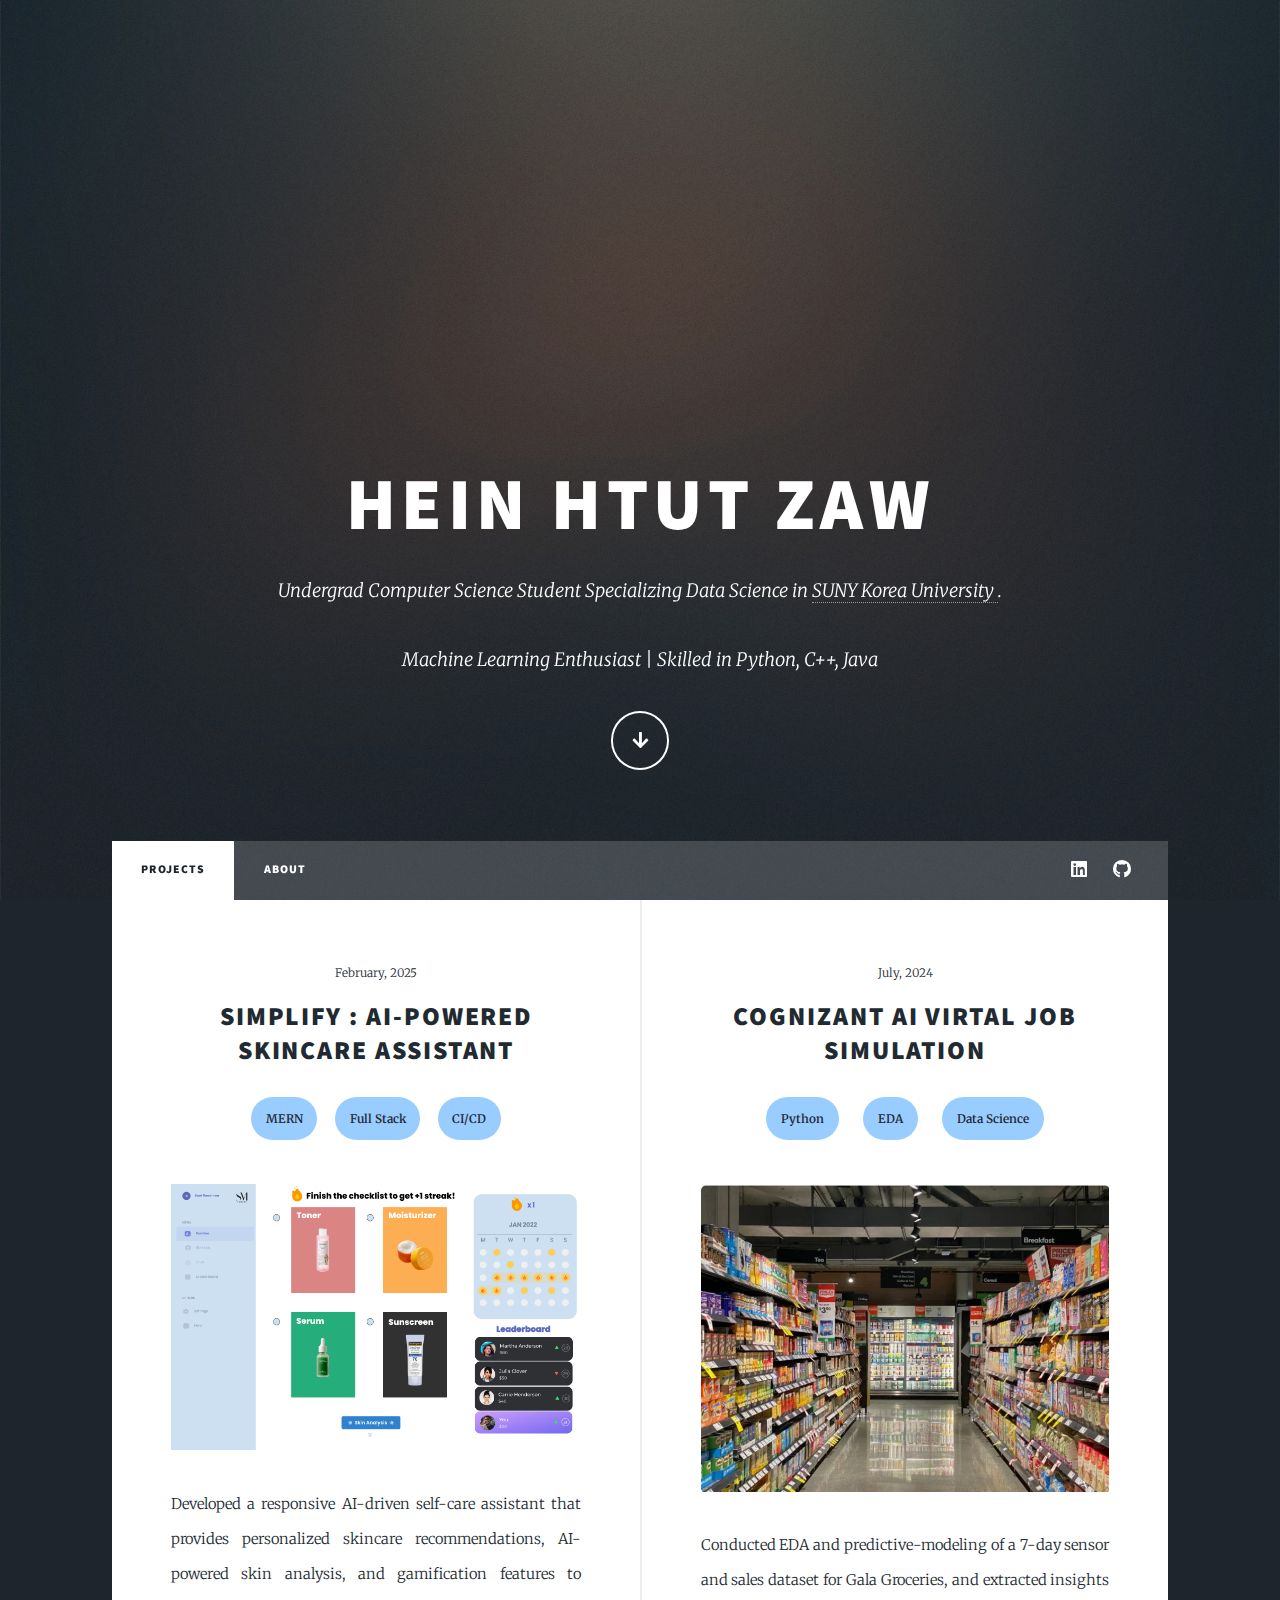
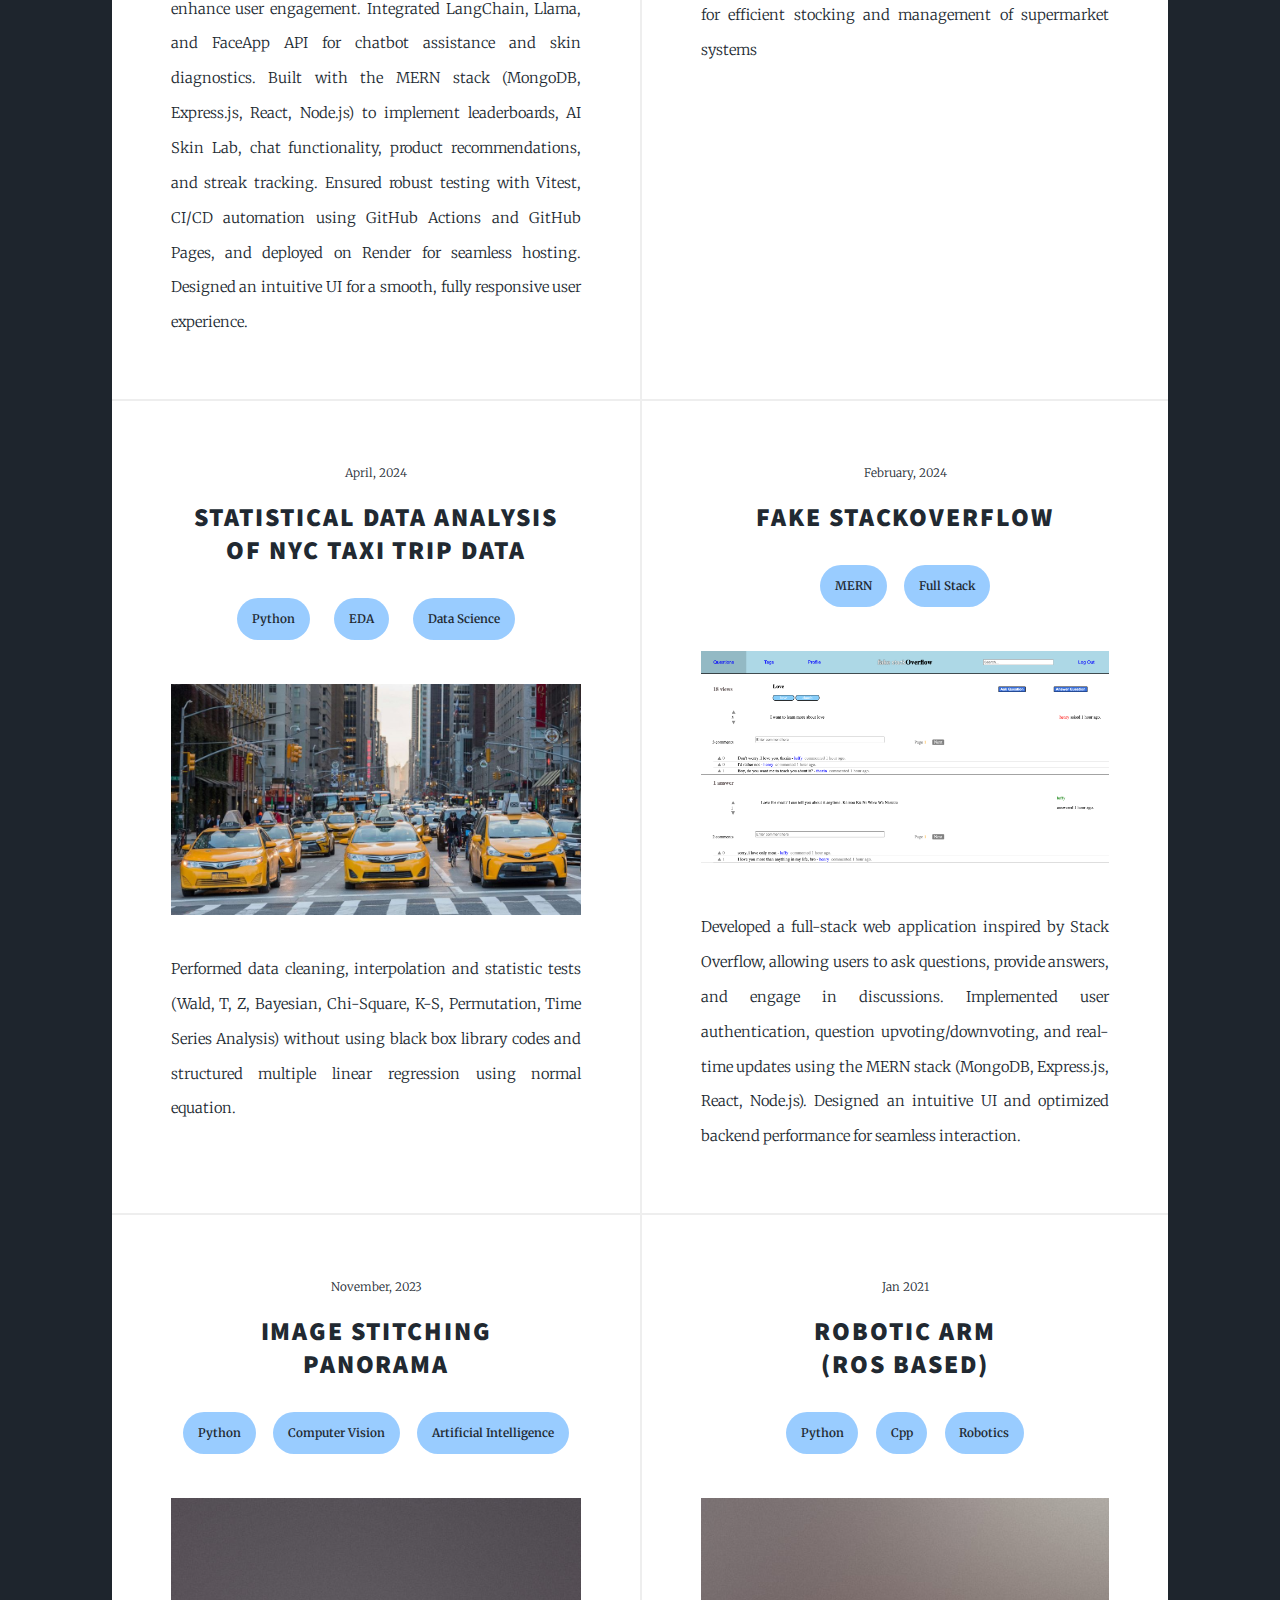
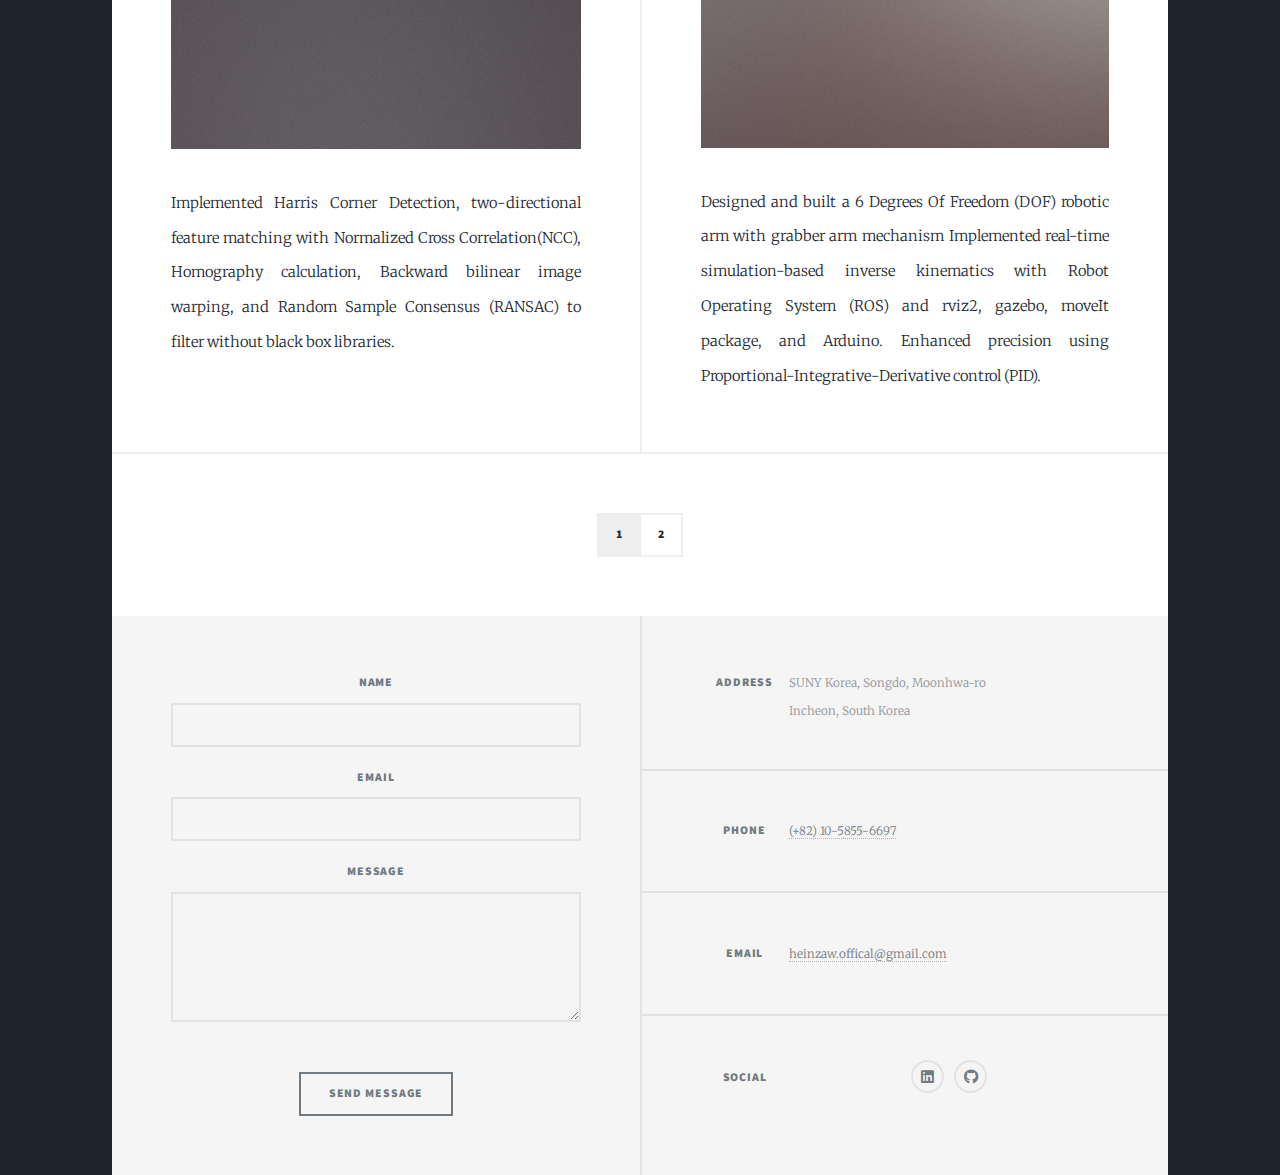
<file: index.html>
<!DOCTYPE HTML>
<!--
	Massively by HTML5 UP
	html5up.net | @ajlkn
	Free for personal and commercial use under the CCA 3.0 license (html5up.net/license)
-->
<html>
	<head>
		<title>Projects Page</title>
		<meta charset="utf-8" />
		<meta name="viewport" content="width=device-width, initial-scale=1, user-scalable=no" />
		<link rel="stylesheet" href="assets/css/main.css" />
		<noscript><link rel="stylesheet" href="assets/css/noscript.css" /></noscript>
	</head>
	<body class="is-preload">

		<!-- Wrapper -->
			<div id="wrapper" class="fade-in">


				<!-- Intro -->
				<div id="intro">
					<h1>HEIN HTUT ZAW</h1>
					<p> Undergrad Computer Science Student Specializing Data Science in  <a href="https://www.sunykorea.ac.kr"> SUNY Korea University </a>.</p>
					<p> Machine Learning Enthusiast | Skilled in Python, C++, Java</p>
					<ul class="actions">
						<li><a href="#header" class="button icon solid solo fa-arrow-down scrolly">Continue</a></li>
					</ul>
				</div>
				<!-- Header -->
					<header id="header">
						<a href="about.html" class="logo">HEIN HTUT ZAW</a>
					</header>

				<!-- Nav -->
					<nav id="nav">
						<ul class="links">
							<li class="active"><a href="index.html">Projects</a></li>
							<li><a href="about.html">About</a></li>
						</ul>
						<ul class="icons alt">
							<li><a href="https://linkedin.com/in/henryharu/" class="icon brands alt fa-linkedin"><span class="label">LinkedIn</span></a></li>
							<li><a href="https://github.com/HeinHtutZaw19" class="icon brands alt fa-github"><span class="label">GitHub</span></a></li>
						</ul>
					</nav>

				<!-- Main -->
					<div id="main">
						<!-- Posts -->
						<section class="posts" id="section1" style="display: none">
							<article>
								<header>
									<span class="date">February, 2025</span>
									<h2><a href="https://github.com/HeinHtutZaw19/simplify">Simplify : AI-Powered Skincare Assistant</h2>
								</header>
								<div style="text-align: center;">
									<span class="tags" style="background-color: #99ccff;">MERN</span>
									<span class="tags" style="background-color: #99ccff;">Full Stack</span> 
									<span class="tags" style="background-color: #99ccff;">CI/CD</span> 
								</div>
								<a href="https://github.com/HeinHtutZaw19/simplify" class="image fit"><img src="images/simplify.png" alt="" /></a>
								<p>Developed a responsive AI-driven self-care assistant that provides personalized skincare recommendations, AI-powered skin analysis, and gamification features to enhance user engagement. Integrated LangChain, Llama, and FaceApp API for chatbot assistance and skin diagnostics. Built with the MERN stack (MongoDB, Express.js, React, Node.js) to implement leaderboards, AI Skin Lab, chat functionality, product recommendations, and streak tracking. Ensured robust testing with Vitest, CI/CD automation using GitHub Actions and GitHub Pages, and deployed on Render for seamless hosting. Designed an intuitive UI for a smooth, fully responsive user experience.</p>
								
							</article>
							<article>
								
								<header>
									<span class="date">July, 2024</span>
									<h2><a href="https://github.com/HeinHtutZaw19/Forage_Cognizant_AI">Cognizant AI Virtal Job Simulation</a></h2>
								</header>
								<div style="display: flex; gap: 10px; justify-content: center;">
									<span class="tags" style="background-color: #99ccff;">Python</span>
									<span class="tags" style="background-color: #99ccff;">EDA</span>
									<span class="tags" style="background-color: #99ccff;">Data Science</span>
								</div>
								<a href="https://github.com/HeinHtutZaw19/Forage_Cognizant_AI" class="image fit"><img src="images/grocery.png" alt="Grocery Stock Predictive-Modeling" /></a>
								<p>Conducted EDA and predictive-modeling of a 7-day sensor and sales dataset for Gala Groceries, and extracted insights for efficient stocking and management of supermarket systems</p>
								
							</article>
							<article>
								<header>
									<span class="date">April, 2024</span>
									<h2><a href="https://github.com/HeinHtutZaw19/Data-Analysis">Statistical Data Analysis <br />
										of NYC Taxi Trip Data</a></h2>
									<div style="display: flex; gap: 10px; justify-content: center;">
										<span class="tags" style="background-color: #99ccff;">Python</span>
										<span class="tags" style="background-color: #99ccff;">EDA</span>
										<span class="tags" style="background-color: #99ccff;">Data Science</span>
									</div>
								</header>
								<a href="https://github.com/HeinHtutZaw19/Data-Analysis" class="image fit"><img src="images/pic03.jpg" alt="Data-Analysis" /></a>
								<p>Performed data cleaning, interpolation and statistic tests (Wald, T, Z, Bayesian, Chi-Square, K-S, Permutation, Time Series Analysis) without using black box library codes and structured multiple linear regression using normal equation.</p>
								
							</article>
							
							<article>
								<header>
									<span class="date">February, 2024</span>
									<h2><a href="https://github.com/HeinHtutZaw19/fakeStackOverflow">Fake StackOverflow</h2>
								</header>
								<div style="text-align: center;">
									<span class="tags" style="background-color: #99ccff;">MERN</span>
									<span class="tags" style="background-color: #99ccff;">Full Stack</span> 
								</div>
								<a href="https://github.com/HeinHtutZaw19/fakeStackOverflow" class="image fit"><img src="images/answer_page.png" alt="" /></a>
								<p>Developed a full-stack web application inspired by Stack Overflow, allowing users to ask questions, provide answers, and engage in discussions. Implemented user authentication, question upvoting/downvoting, and real-time updates using the MERN stack (MongoDB, Express.js, React, Node.js). Designed an intuitive UI and optimized backend performance for seamless interaction.</p>
								
							</article>
							<article>
								<header>
									<span class="date">November, 2023</span>
									<h2><a href="https://github.com/HeinHtutZaw19/Image-Stitching">Image Stitching<br />
									Panorama</a></h2>
								</header>
								<div style="text-align: center;">
									<span class="tags" style="background-color: #99ccff;">Python</span>
									<span class="tags" style="background-color: #99ccff;">Computer Vision</span> 
									<span class="tags" style="background-color: #99ccff;">Artificial Intelligence</span>
								</div>
								<a href="https://github.com/HeinHtutZaw19/Image-Stitching" class="image fit"><img src="images/pic04.jpg" alt="" /></a>
								<p>Implemented Harris Corner Detection, two-directional feature matching with Normalized Cross Correlation(NCC), Homography calculation, Backward bilinear image warping, and Random Sample Consensus (RANSAC) to filter without black box libraries.</p>
								
							</article>
							<article>
								<header>
									<span class="date">Jan 2021</span>
									<h2><a href="https://github.com/HeinHtutZaw19/simulation">Robotic Arm<br />
									(ROS Based)</a></h2>
								</header>
								<div style="text-align: center;">
									<span class="tags" style="background-color: #99ccff;">Python</span>
									<span class="tags" style="background-color: #99ccff;">Cpp</span>
									<span class="tags" style="background-color: #99ccff;">Robotics</span>
								</div>
								<a href="https://github.com/HeinHtutZaw19/simulation" class="image fit"><img src="images/pic06.jpg" alt="" /></a>
								<p>Designed and built a 6 Degrees Of Freedom (DOF) robotic arm with grabber arm mechanism
									Implemented real-time simulation-based inverse kinematics with Robot Operating System (ROS) and rviz2,
									gazebo, moveIt package, and Arduino.
									Enhanced precision using Proportional-Integrative-Derivative control (PID).</p>
							</article>
							
						</section>
						<section class="posts" id="section2">
							<article>
								<header>
									<span class="date">October, 2019</span>
									<h2><a href="https://github.com/HeinHtutZaw19/First-Global-Challenge-2019">First Global Challenge<br />
									Recycling Robot</a></h2>
								</header>
								<div style="text-align: center;">
									<span class="tags" style="background-color: #99ccff;">Python</span>
									<span class="tags" style="background-color: #99ccff;">Java</span>
									<span class="tags" style="background-color: #99ccff;">Robotics</span>
								</div>
								<a href="https://github.com/HeinHtutZaw19/First-Global-Challenge-2019" class="image fit"><img src="images/pic02.jpg" alt="First-Global-Challenge" /></a>
								<p>Represented Myanmar. Implemented the integration of odometry kinematics, flywheel mechanism, image processing, and sensor fusions. Attained <strong>Judges First Award</strong>, where the criteria are the mechanical, computational, and implementation design.</p>
								
							</article>
							
							<article>
								<header>
									<span class="date">December, 2018</span>
									<h2><a href="https://github.com/HeinHtutZaw19/Sorting-Visualizer">Sorting Visualizer</a></h2>
								</header>
								<div style="text-align: center;">
									<span class="tags" style="background-color: #99ccff;">Python</span>
									<span class="tags" style="background-color: #99ccff;">Algorithm</span>
									<span class="tags" style="background-color: #99ccff;">Visualization</span>
								</div>
								<a href="https://github.com/HeinHtutZaw19/Sorting-Visualizer" class="image fit"><img src="images/pic05.jpg" alt="Sorting-Visualizer" /></a>
								<p>Using Pygame Library, engineered visualizer to aid students to understand the Insertion Sort, Selection Sort, Merge Sort and Bubble Sort by color coding each iteration without using the sorting libraries</p>
							</article>
						</section>
					<!-- Footer -->
						<footer>
							<div class="pagination">
								<!--<a href="#" class="previous">Prev</a>-->
								<a href="#section1" class="page active" onclick="openTab(event, 'section1')">1</a>
                    			<a href="#section2" class="page" onclick="openTab(event, 'section2')">2</a>
								<!-- <span class="extra">&hellip;</span> -->
								<!-- <a href="#" class="next">Next</a> -->
							</div>
						</footer>
					</div>

				<!-- Footer -->
					<footer id="footer">
						<section>
							<form action="https://formspree.io/f/xovedlpn" method="POST">
								<div class="fields">
									<div class="field">
										<label for="name">Name</label>
										<input type="text" name="name" id="name" required />
									</div>
									<div class="field">
										<label for="email">Email</label>
										<input type="email" name="email" id="email" required />
									</div>
									<div class="field">
										<label for="message">Message</label>
										<textarea name="message" id="message" rows="3" required></textarea>
									</div>
								</div>
						
								<button class="actions" type="submit" style="margin-top: 5%;">Send Message</button>
							</form>
						</section>
						<section class="split contact">
							<section class="alt">
								<h3>Address</h3>
								<p>SUNY Korea, Songdo, Moonhwa-ro<br />
								Incheon, South Korea</p>
							</section>
							<section>
								<h3>Phone</h3>
								<p><a href="tel:+821058556697">(+82) 10-5855-6697</a></p>
							</section>
							<section>
								<h3>Email</h3>
								<p><a href="mailto:heinzaw.offical@gmail.com">heinzaw.offical@gmail.com</a></p>
							</section>
							<section>
								<h3>Social</h3>
								<ul class="icons alt">
									<li><a href="https://linkedin.com/in/henryharu" class="icon brands alt fa-linkedin"><span class="label">LinkedIn</span></a></li>
									<li><a href="https://github.com/HeinHtutZaw19" class="icon brands alt fa-github"><span class="label">GitHub</span></a></li>
								</ul>
							</section>
						</section>
					</footer>

			</div>

		<!-- Scripts -->
			<script src="assets/js/jquery.min.js"></script>
			<script src="assets/js/jquery.scrollex.min.js"></script>
			<script src="assets/js/jquery.scrolly.min.js"></script>
			<script src="assets/js/browser.min.js"></script>
			<script src="assets/js/breakpoints.min.js"></script>
			<script src="assets/js/util.js"></script>
			<script src="assets/js/main.js"></script>
			<script>
			function openTab(evt, sectionId) {
				// Hide all sections
				const sections = document.querySelectorAll('.posts');
				sections.forEach(section => {
					section.style.display = 'none';
				});
			
				// Remove active class from all page links
				const tablinks = document.querySelectorAll('.page');
				tablinks.forEach(tablink => {
					tablink.classList.remove('active');
				});
			
				// Show the selected section and set display to flex
				const selectedSection = document.getElementById(sectionId);
				if (selectedSection) {
					selectedSection.style.display = 'flex';
				}
			
				// Add active class to the clicked tab
				evt.currentTarget.classList.add('active');
			}
			
			// Ensure only section1 is visible when the page loads
			document.addEventListener('DOMContentLoaded', () => {
				document.querySelectorAll('.posts').forEach(section => {
					section.style.display = 'none';
				});
				document.getElementById('section1').style.display = 'flex';
			});
			
			</script>
	</body>
</html>
</file>
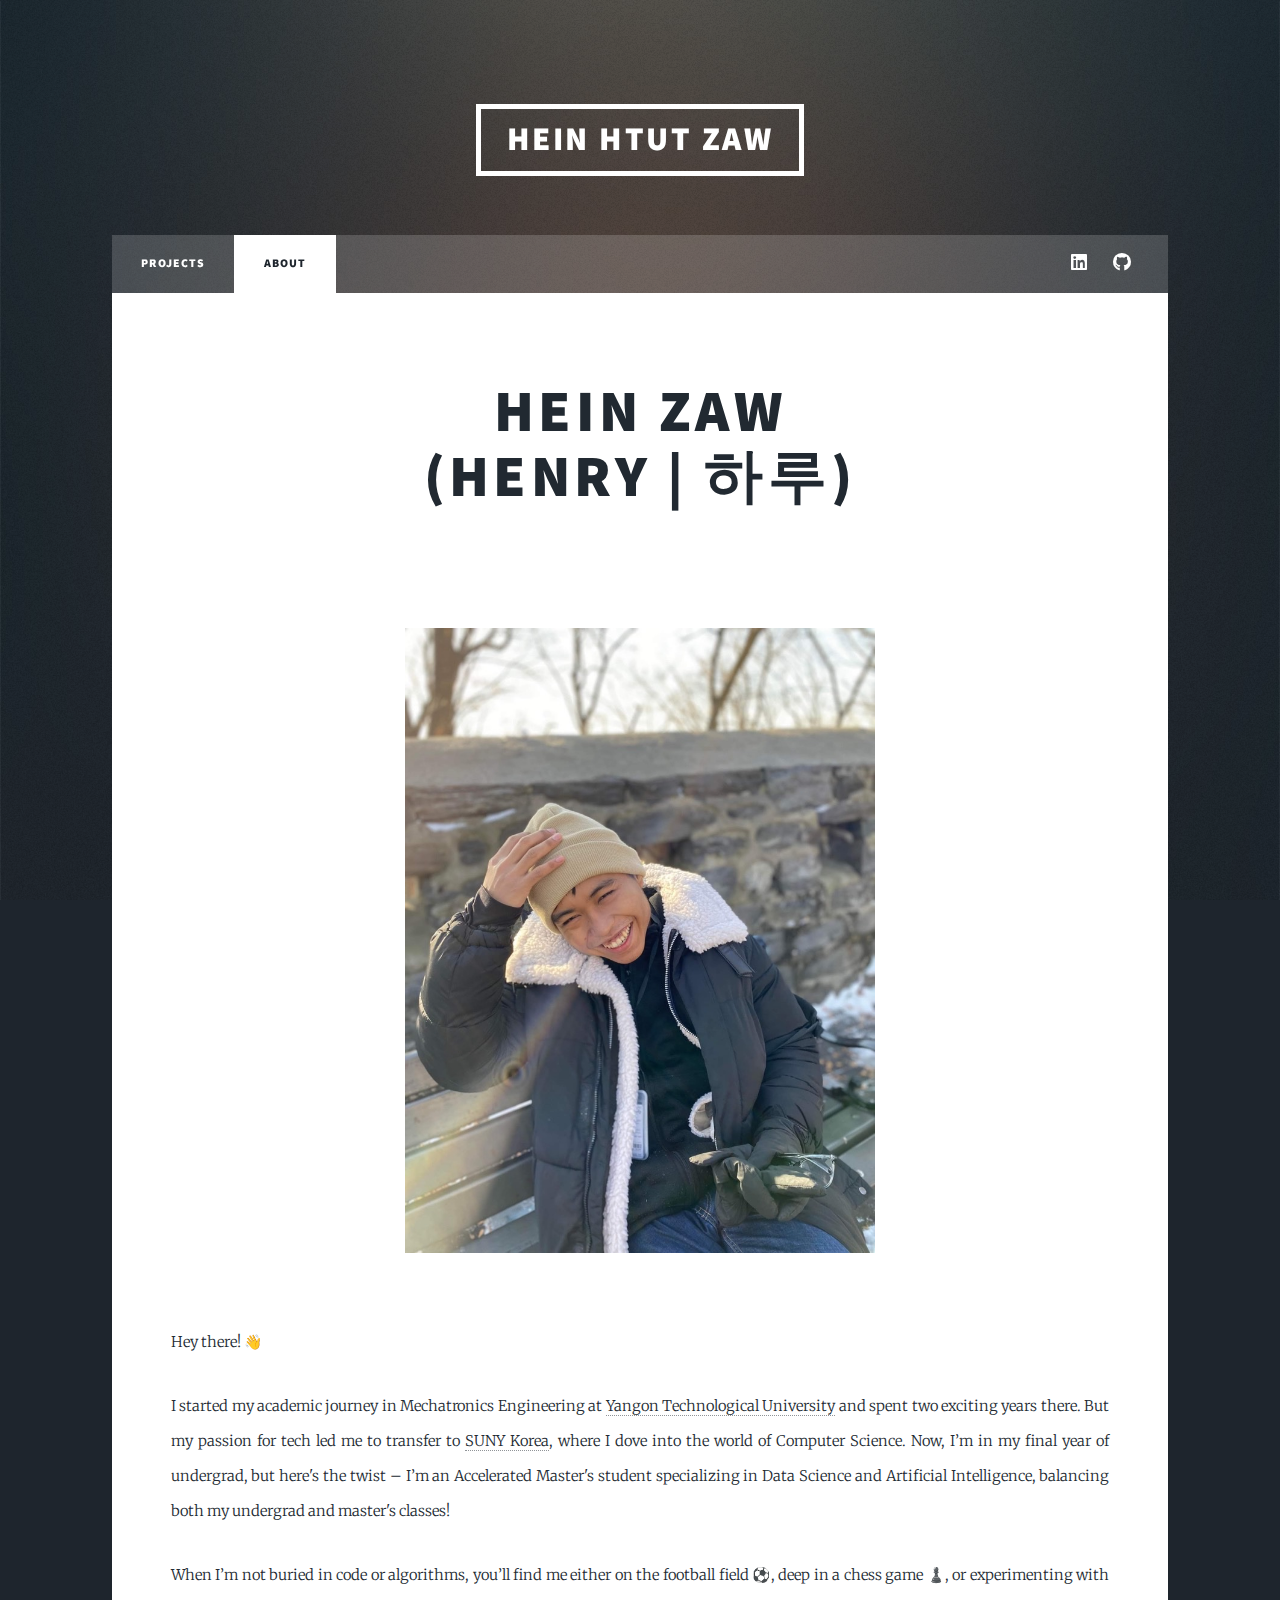
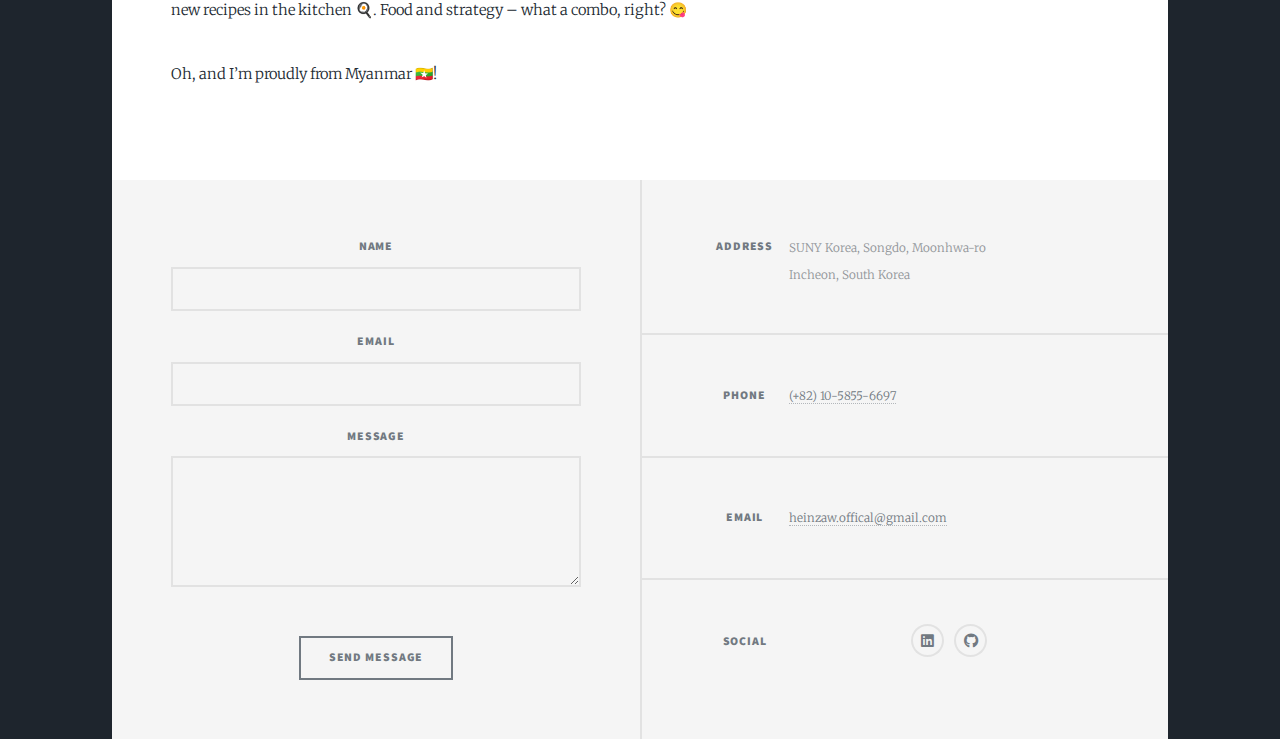
<file: about.html>
<!DOCTYPE HTML>
<!--
	Massively by HTML5 UP
	html5up.net | @ajlkn
	Free for personal and commercial use under the CCA 3.0 license (html5up.net/license)
-->
<html>
	<head>
		<title>About Page</title>
		<meta charset="utf-8" />
		<meta name="viewport" content="width=device-width, initial-scale=1, user-scalable=no" />
		<link rel="stylesheet" href="assets/css/main.css" />
		<noscript><link rel="stylesheet" href="assets/css/noscript.css" /></noscript>
	</head>
	<body class="is-preload">

		<!-- Wrapper -->
			<div id="wrapper">
				<!-- Header -->
					<header id="header">
						<a href="about.html" class="logo">Hein Htut Zaw</a>
					</header>

				<!-- Nav -->
					<nav id="nav">
						<ul class="links">
							<li><a href="index.html">Projects</a></li>
							<li class="active"><a href="about.html">About</a></li>
						</ul>
						<ul class="icons alt">
							<li><a href="https://linkedin.com/in/henryharu" class="icon brands alt fa-linkedin"><span class="label">LinkedIn</span></a></li>
							<li><a href="https://github.com/HeinHtutZaw19" class="icon brands alt fa-github"><span class="label">GitHub</span></a></li>
						</ul>
					</nav>

				<!-- Main -->
					<div id="main">

						<!-- Post -->
							<section class="post">
								<header class="major">
									<h1> HEIN ZAW </br>(HENRY | 하루)</h1>
								</header>
								<div class="image main"><img src="images/pic01.jpeg" alt="henry" /></div>
								<p>Hey there! 👋</p>
								<p> I started my academic journey in Mechatronics Engineering at <a href="https://ytuedu.org">Yangon Technological University</a> and spent two exciting years there. But my passion for tech led me to transfer to <a href="https://www.sunykorea.ac.kr/en/">SUNY Korea</a>, where I dove into the world of Computer Science. Now, I’m in my final year of undergrad, but here's the twist – I’m an Accelerated Master's student specializing in Data Science and Artificial Intelligence, balancing both my undergrad and master's classes!</p> <p> When I’m not buried in code or algorithms, you’ll find me either on the football field ⚽, deep in a chess game ♟️, or experimenting with new recipes in the kitchen 🍳. Food and strategy – what a combo, right? 😋</p> <p> Oh, and I’m proudly from Myanmar 🇲🇲! </p>
							
							</section>
					</div>


				<!-- Footer -->
					<footer id="footer">
						<section>
							<form action="https://formsubmit.co/heinzaw.official@gmail.com" method="POST" target="_blank">
								<div class="fields">
									<div class="field">
										<label for="name">Name</label>
										<input type="text" name="name" id="name" required />
									</div>
									<div class="field">
										<label for="email">Email</label>
										<input type="email" name="email" id="email" required />
									</div>
									<div class="field">
										<label for="message">Message</label>
										<textarea name="message" id="message" rows="3" required></textarea>
									</div>
								</div>
						
								<button class="actions" type="submit" style="margin-top: 5%;">Send Message</button>
							</form>
						</section>
						<section class="split contact">
							<section class="alt">
								<h3>Address</h3>
								<p>SUNY Korea, Songdo, Moonhwa-ro<br />
								Incheon, South Korea</p>
							</section>
							<section>
								<h3>Phone</h3>
								<p><a href="tel:+821058556697"> (+82) 10-5855-6697</a></p>
							</section>
							<section>
								<h3>Email</h3>
								<p><a href="mailto:heinzaw.offical@gmail.com">heinzaw.offical@gmail.com</a></p>
							</section>
							<section>
								<h3>Social</h3>
								<ul class="icons alt">
									<li><a href="https://linkedin.com/in/henryharu" class="icon brands alt fa-linkedin"><span class="label">LinkedIn</span></a></li>
									<li><a href="https://github.com/HeinHtutZaw19" class="icon brands alt fa-github"><span class="label">GitHub</span></a></li>
								</ul>
							</section>
						</section>
					</footer>
					

			</div>

		<!-- Scripts -->
			<script src="assets/js/jquery.min.js"></script>
			<script src="assets/js/jquery.scrollex.min.js"></script>
			<script src="assets/js/jquery.scrolly.min.js"></script>
			<script src="assets/js/browser.min.js"></script>
			<script src="assets/js/breakpoints.min.js"></script>
			<script src="assets/js/util.js"></script>
			<script src="assets/js/main.js"></script>

	</body>
</html>




<!DOCTYPE HTML>
<!--
	Massively by HTML5 UP
	html5up.net | @ajlkn
	Free for personal and commercial use under the CCA 3.0 license (html5up.net/license)
-->
<html>
</file>
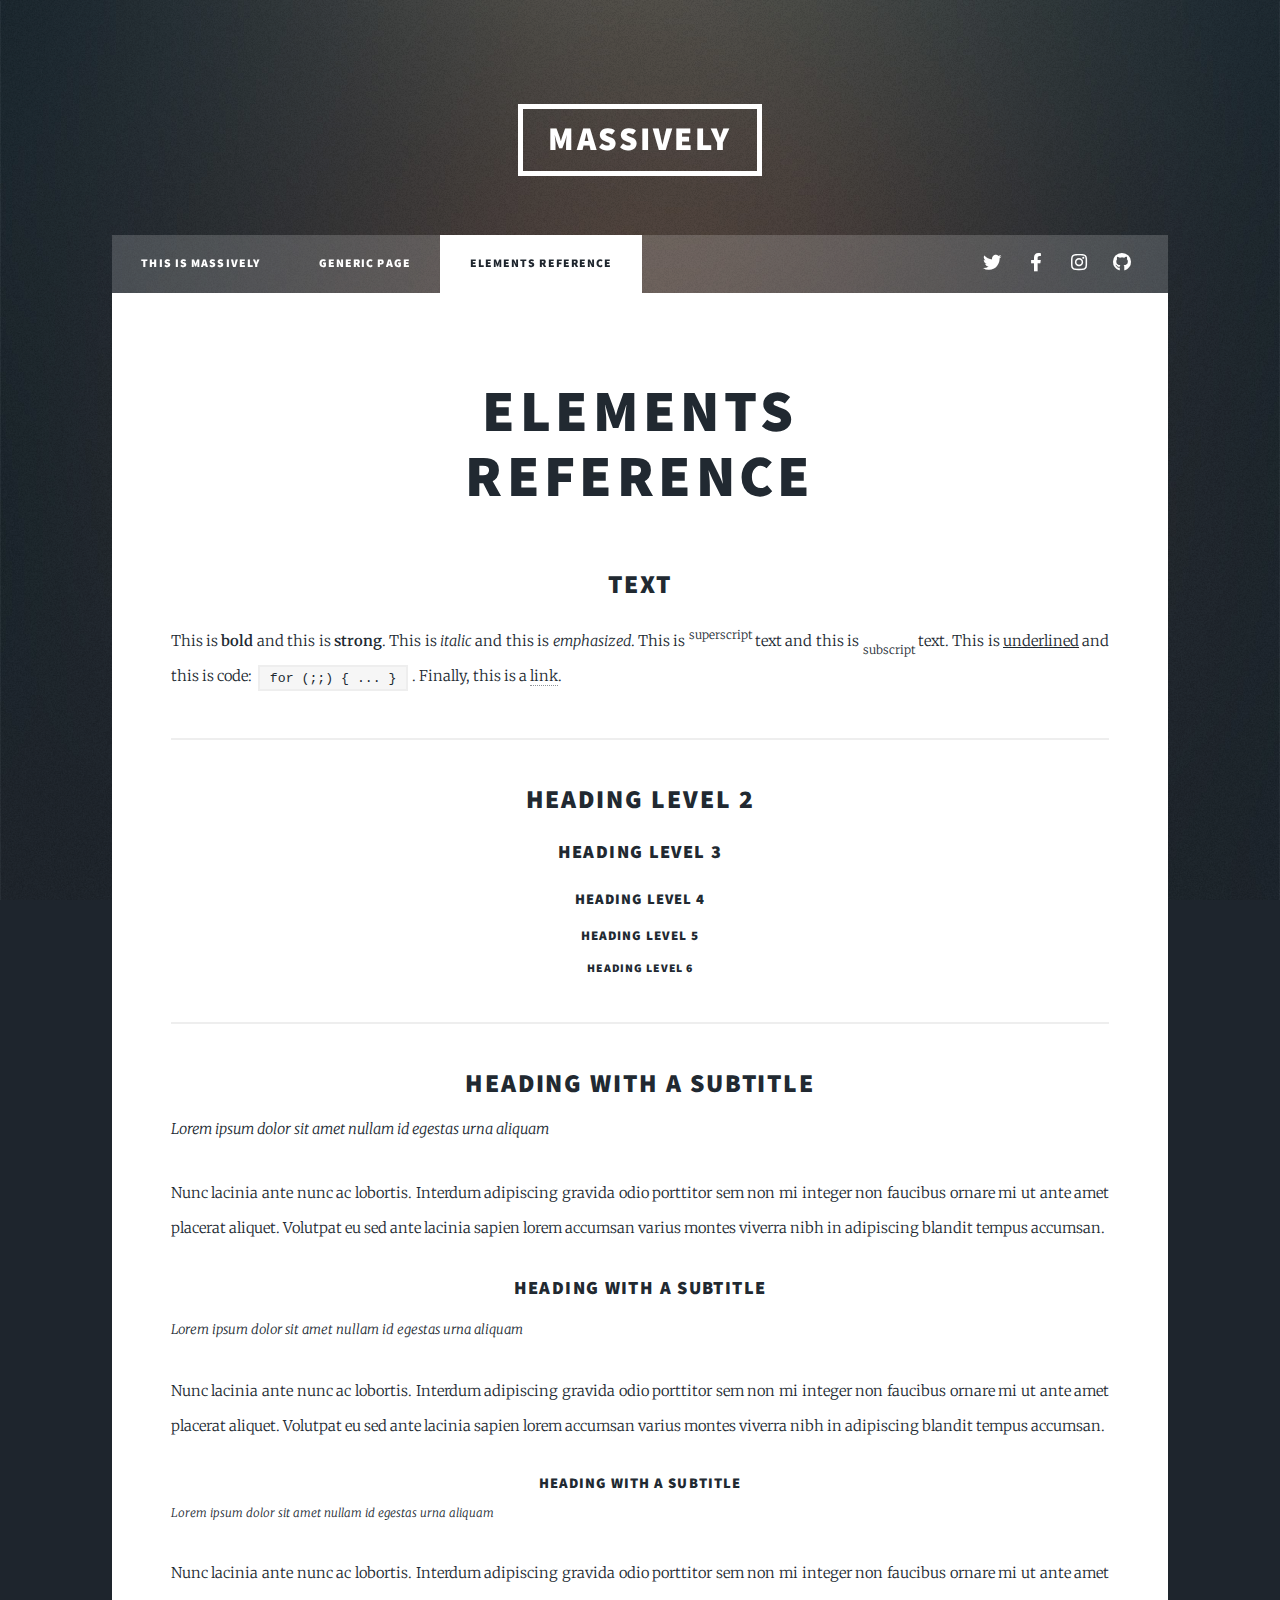
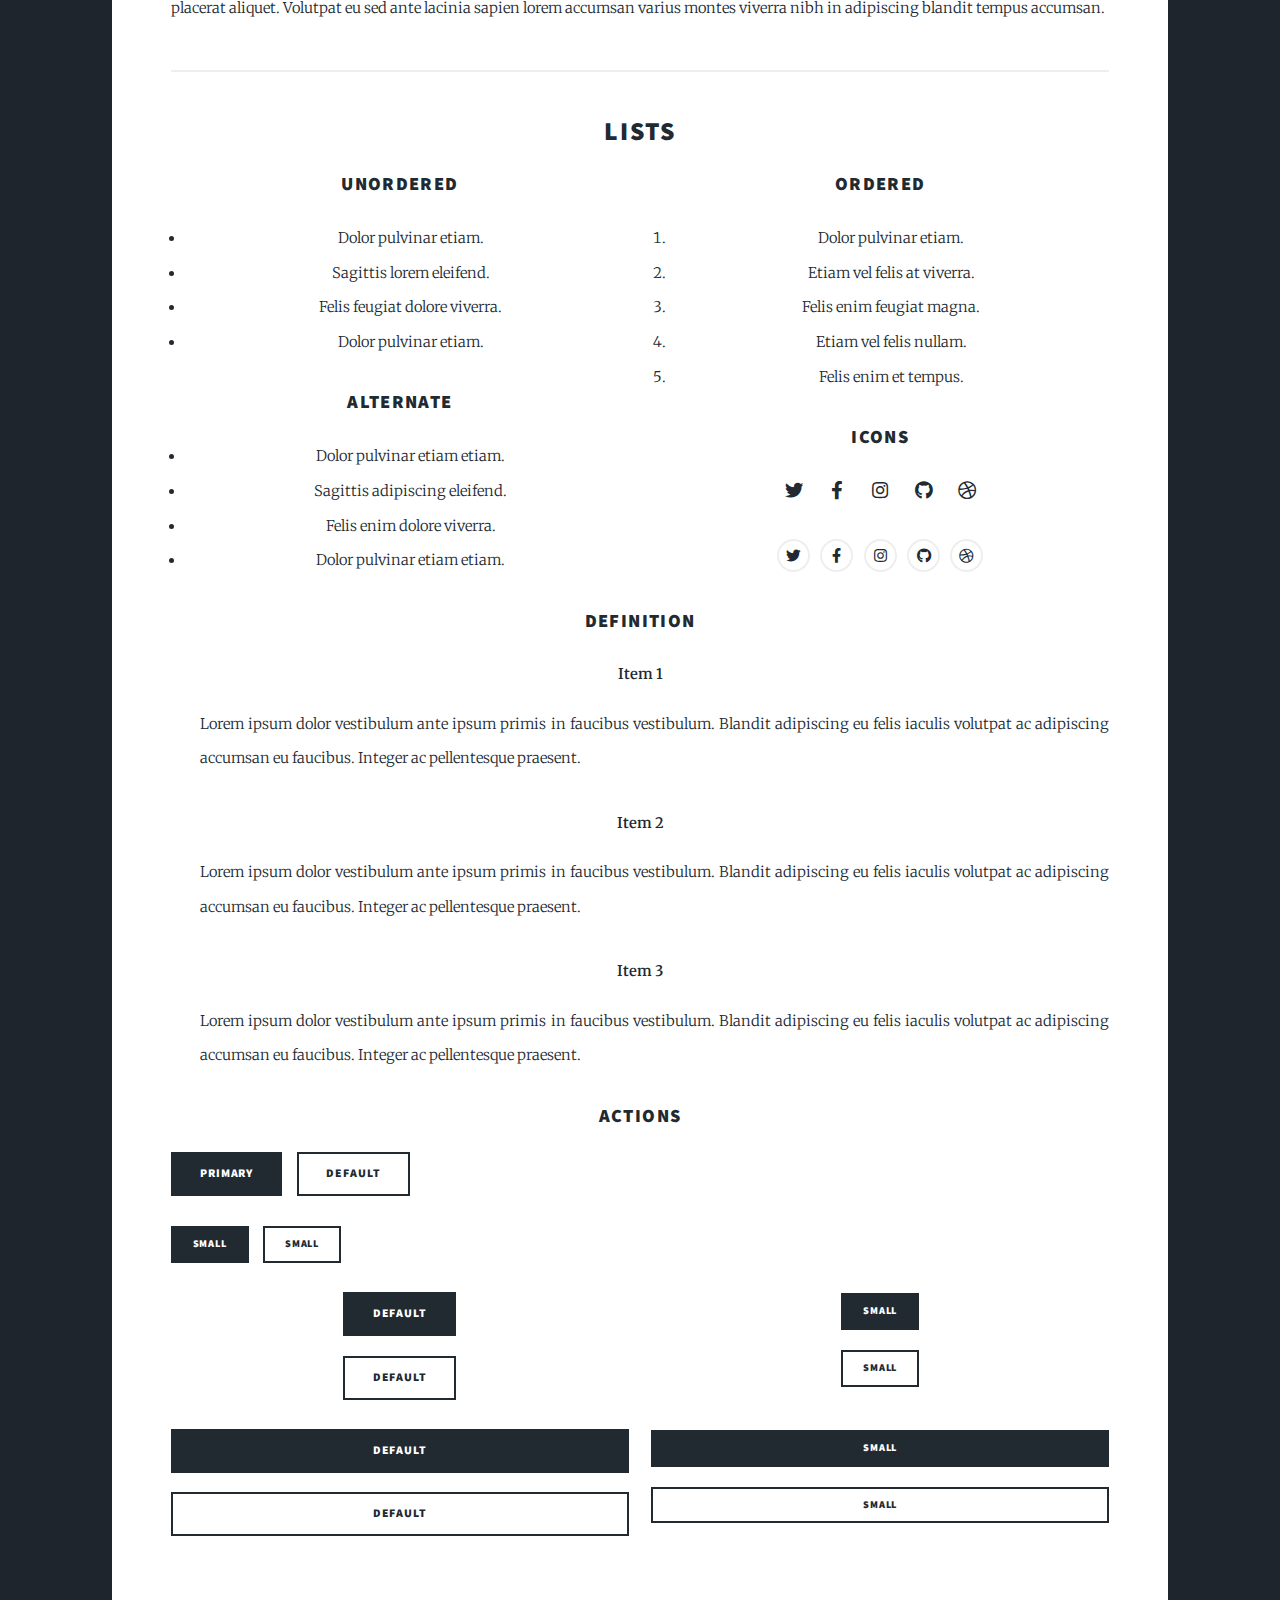
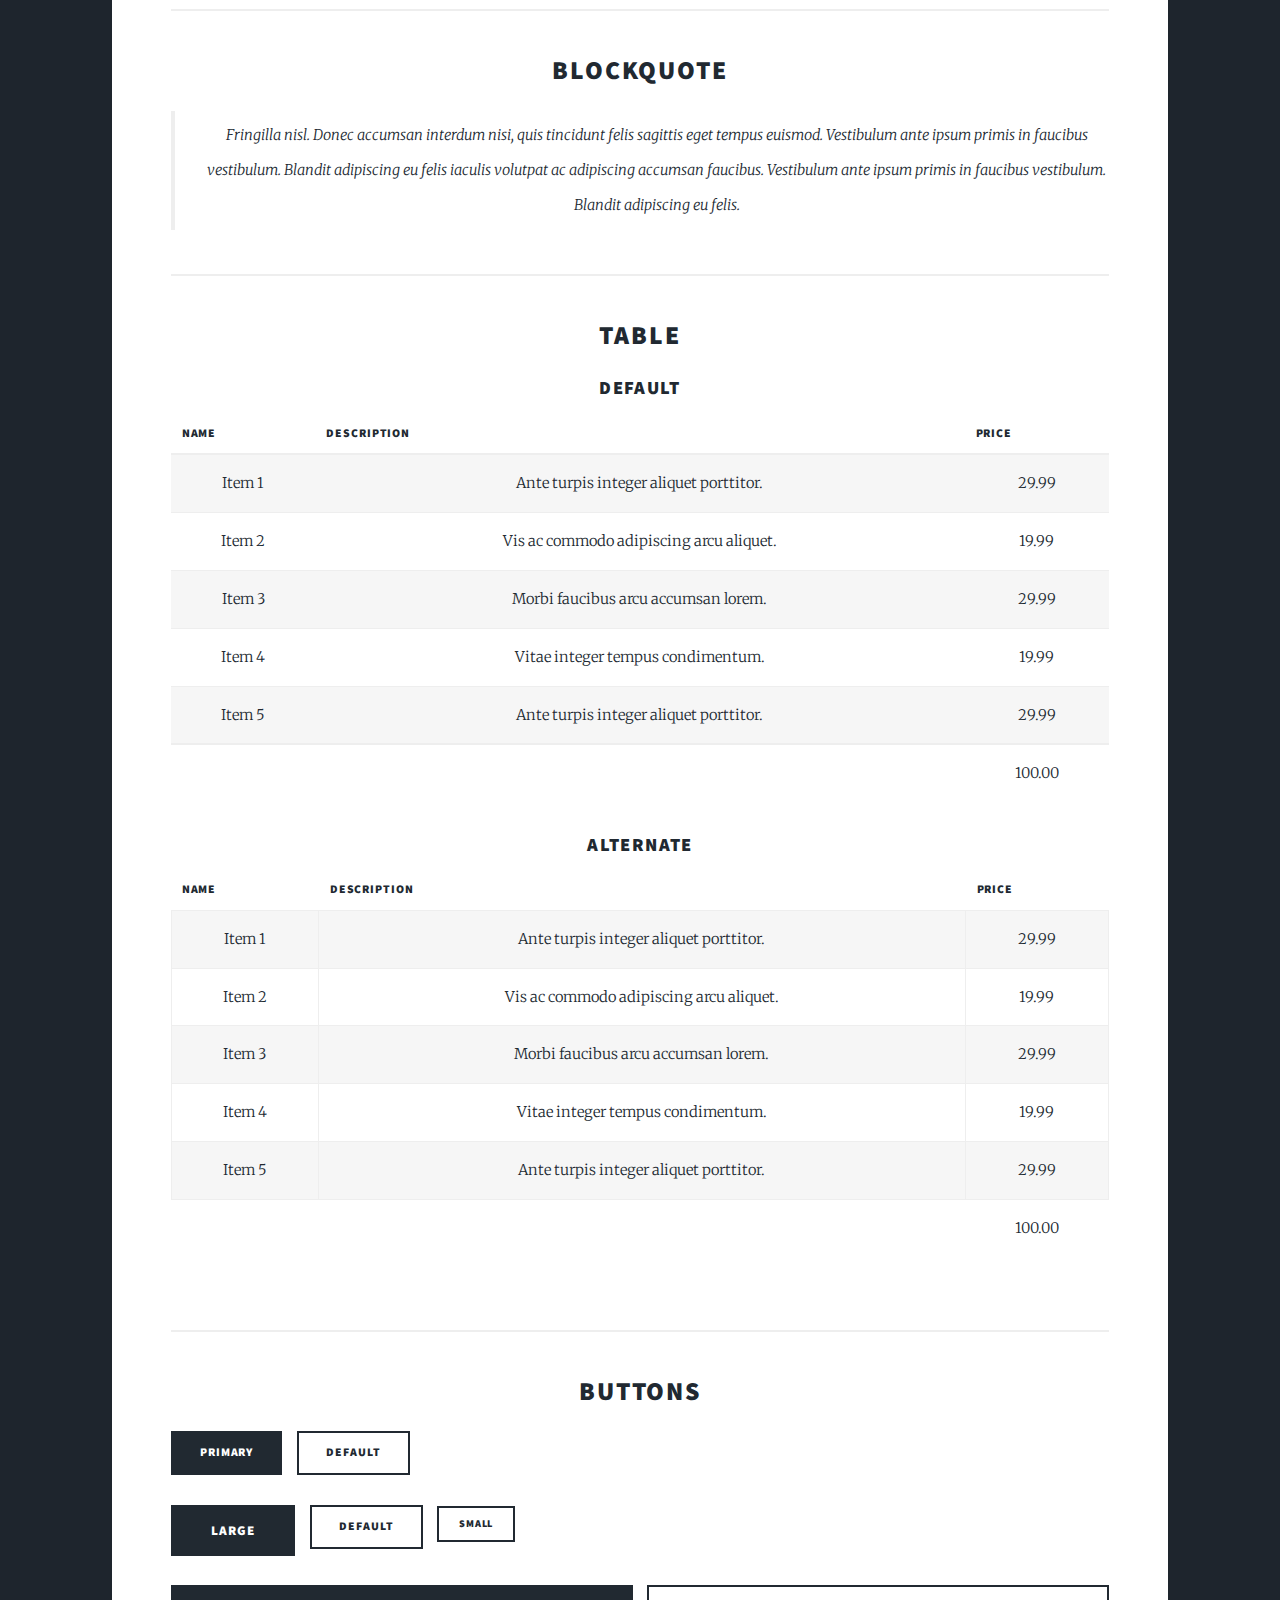
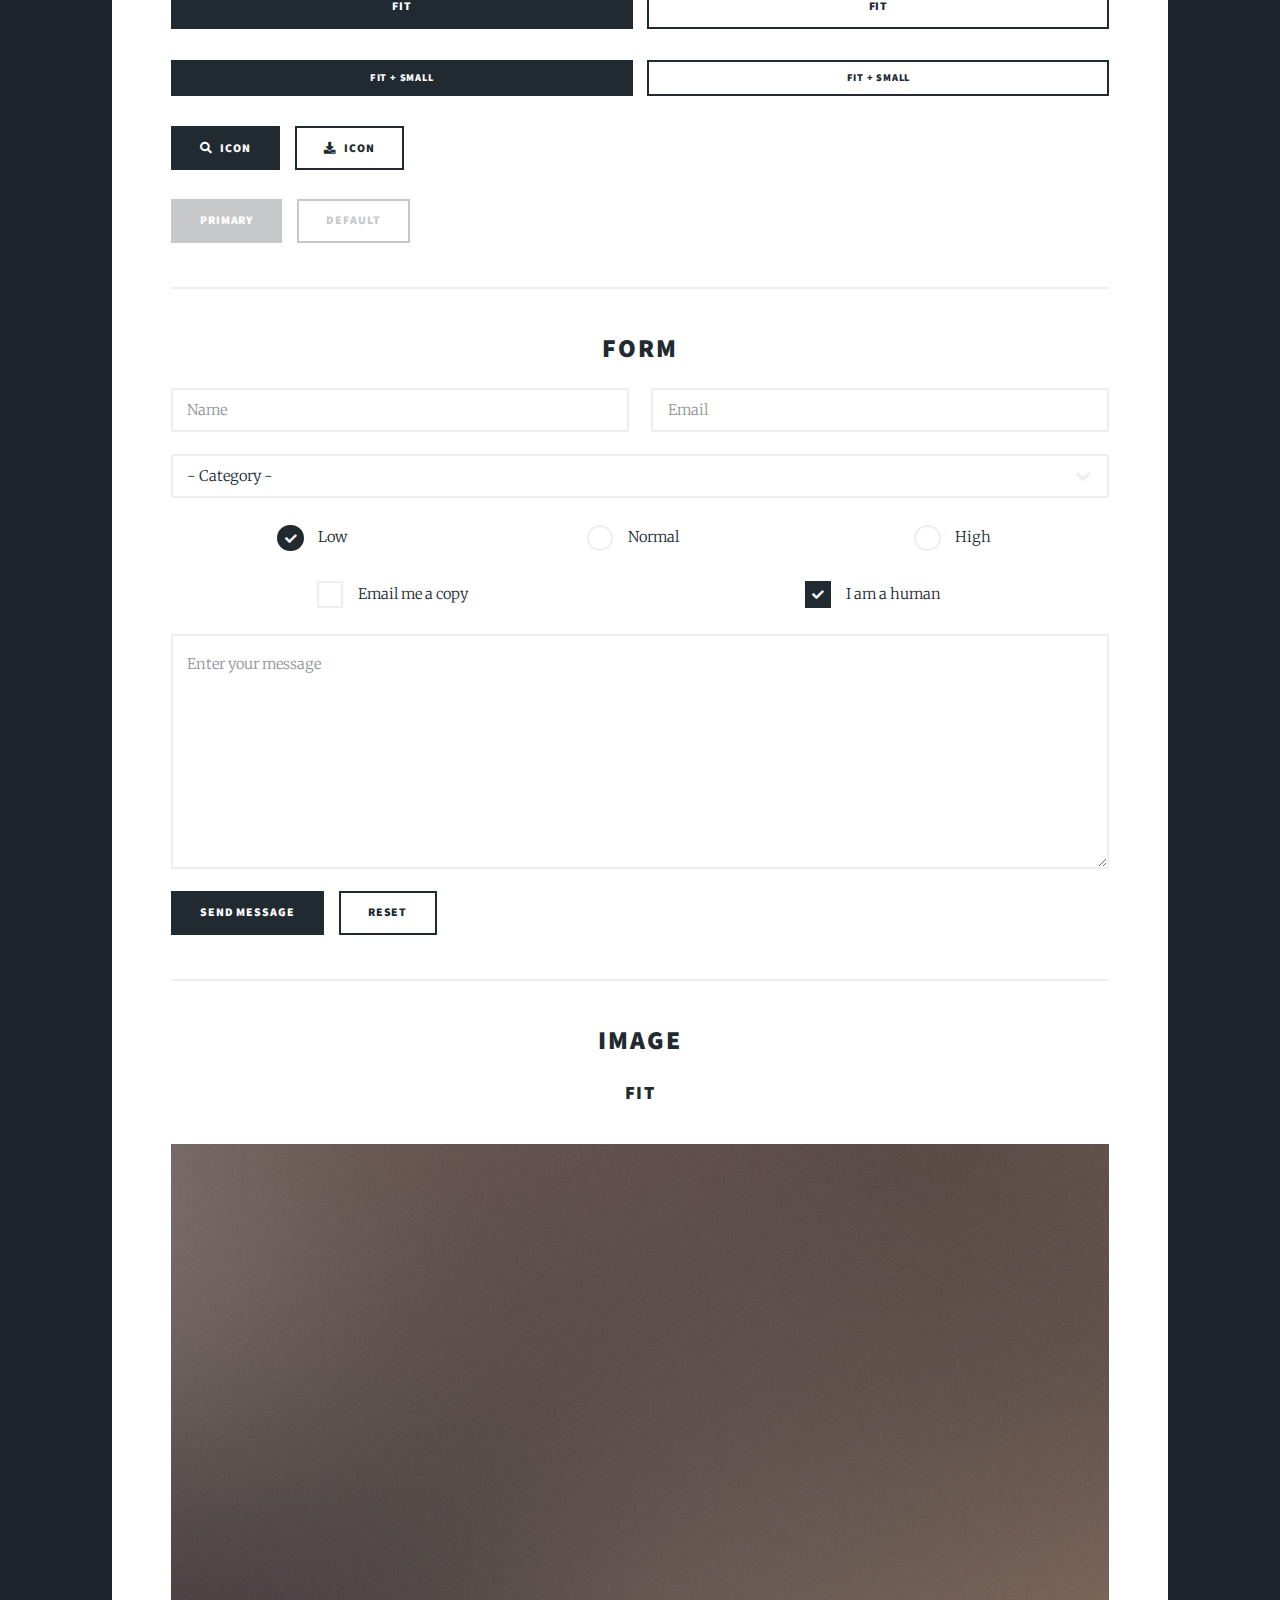
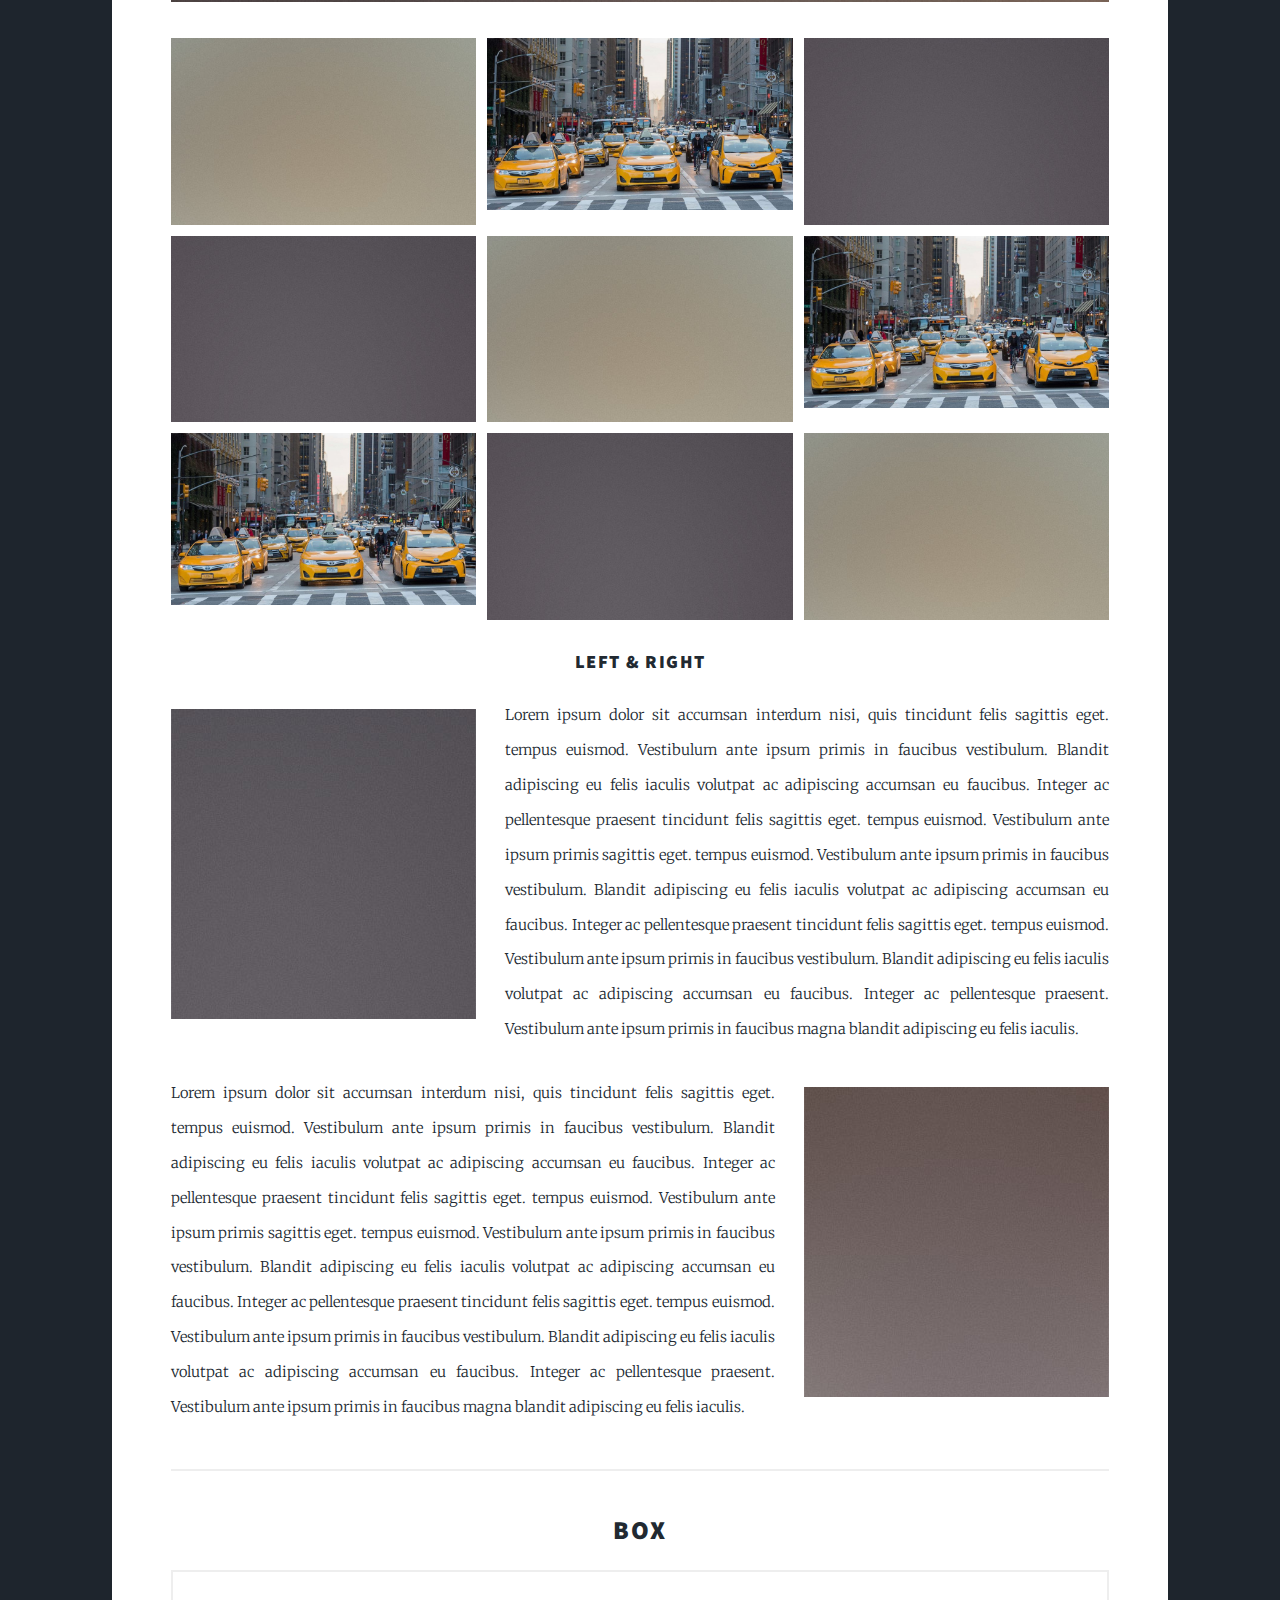
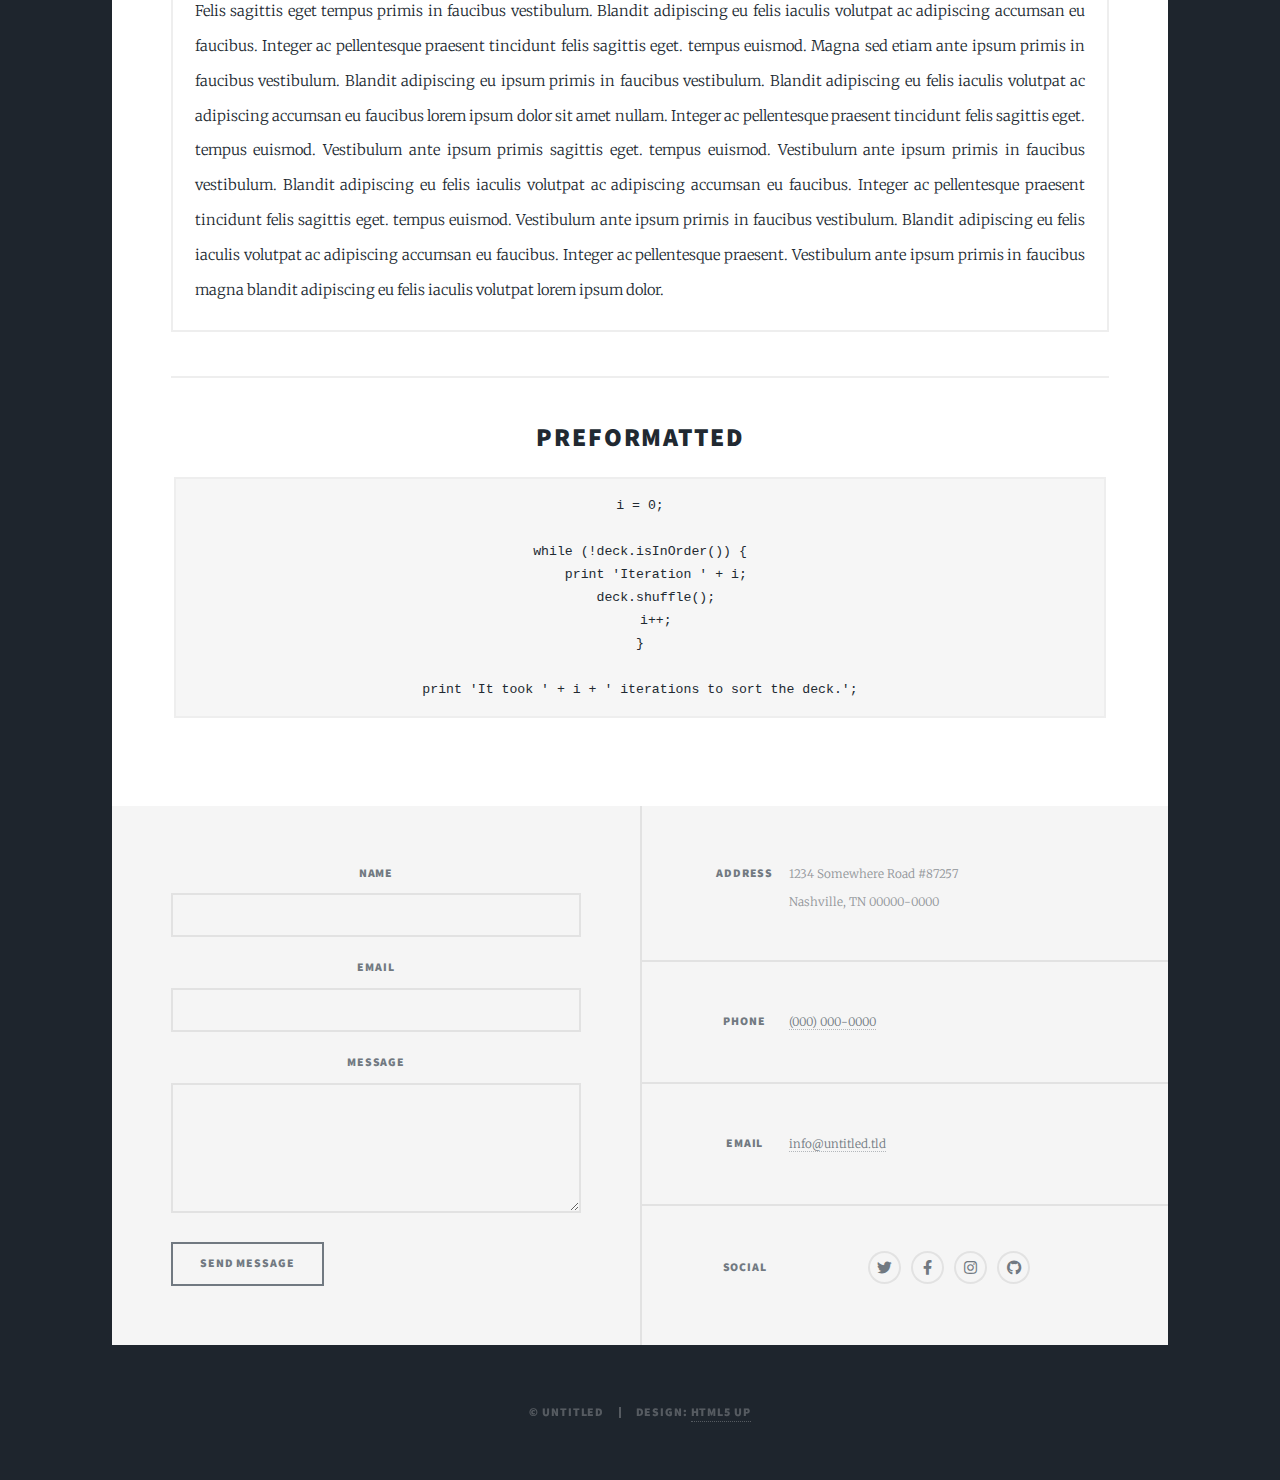
<file: elements.html>
<!DOCTYPE HTML>
<!--
	Massively by HTML5 UP
	html5up.net | @ajlkn
	Free for personal and commercial use under the CCA 3.0 license (html5up.net/license)
-->
<html>
	<head>
		<title>Elements Reference - Massively by HTML5 UP</title>
		<meta charset="utf-8" />
		<meta name="viewport" content="width=device-width, initial-scale=1, user-scalable=no" />
		<link rel="stylesheet" href="assets/css/main.css" />
		<noscript><link rel="stylesheet" href="assets/css/noscript.css" /></noscript>
	</head>
	<body class="is-preload">

		<!-- Wrapper -->
			<div id="wrapper">

				<!-- Header -->
					<header id="header">
						<a href="index.html" class="logo">Massively</a>
					</header>

				<!-- Nav -->
					<nav id="nav">
						<ul class="links">
							<li><a href="index.html">This is Massively</a></li>
							<li><a href="generic.html">Generic Page</a></li>
							<li class="active"><a href="elements.html">Elements Reference</a></li>
						</ul>
						<ul class="icons">
							<li><a href="#" class="icon brands fa-twitter"><span class="label">Twitter</span></a></li>
							<li><a href="#" class="icon brands fa-facebook-f"><span class="label">Facebook</span></a></li>
							<li><a href="#" class="icon brands fa-instagram"><span class="label">Instagram</span></a></li>
							<li><a href="#" class="icon brands fa-github"><span class="label">GitHub</span></a></li>
						</ul>
					</nav>

				<!-- Main -->
					<div id="main">

						<!-- Post -->
							<section class="post">
								<header class="major">
									<h1>Elements<br />
									Reference</h1>
								</header>

								<!-- Text stuff -->
									<h2>Text</h2>
									<p>This is <b>bold</b> and this is <strong>strong</strong>. This is <i>italic</i> and this is <em>emphasized</em>.
									This is <sup>superscript</sup> text and this is <sub>subscript</sub> text.
									This is <u>underlined</u> and this is code: <code>for (;;) { ... }</code>.
									Finally, this is a <a href="#">link</a>.</p>
									<hr />
									<h2>Heading Level 2</h2>
									<h3>Heading Level 3</h3>
									<h4>Heading Level 4</h4>
									<h5>Heading Level 5</h5>
									<h6>Heading Level 6</h6>
									<hr />
									<header>
										<h2>Heading with a Subtitle</h2>
										<p>Lorem ipsum dolor sit amet nullam id egestas urna aliquam</p>
									</header>
									<p>Nunc lacinia ante nunc ac lobortis. Interdum adipiscing gravida odio porttitor sem non mi integer non faucibus ornare mi ut ante amet placerat aliquet. Volutpat eu sed ante lacinia sapien lorem accumsan varius montes viverra nibh in adipiscing blandit tempus accumsan.</p>
									<header>
										<h3>Heading with a Subtitle</h3>
										<p>Lorem ipsum dolor sit amet nullam id egestas urna aliquam</p>
									</header>
									<p>Nunc lacinia ante nunc ac lobortis. Interdum adipiscing gravida odio porttitor sem non mi integer non faucibus ornare mi ut ante amet placerat aliquet. Volutpat eu sed ante lacinia sapien lorem accumsan varius montes viverra nibh in adipiscing blandit tempus accumsan.</p>
									<header>
										<h4>Heading with a Subtitle</h4>
										<p>Lorem ipsum dolor sit amet nullam id egestas urna aliquam</p>
									</header>
									<p>Nunc lacinia ante nunc ac lobortis. Interdum adipiscing gravida odio porttitor sem non mi integer non faucibus ornare mi ut ante amet placerat aliquet. Volutpat eu sed ante lacinia sapien lorem accumsan varius montes viverra nibh in adipiscing blandit tempus accumsan.</p>

									<hr />

								<!-- Lists -->
									<h2>Lists</h2>
									<div class="row">
										<div class="col-6 col-12-small">

											<h3>Unordered</h3>
											<ul>
												<li>Dolor pulvinar etiam.</li>
												<li>Sagittis lorem eleifend.</li>
												<li>Felis feugiat dolore viverra.</li>
												<li>Dolor pulvinar etiam.</li>
											</ul>

											<h3>Alternate</h3>
											<ul class="alt">
												<li>Dolor pulvinar etiam etiam.</li>
												<li>Sagittis adipiscing eleifend.</li>
												<li>Felis enim dolore viverra.</li>
												<li>Dolor pulvinar etiam etiam.</li>
											</ul>

										</div>
										<div class="col-6 col-12-small">

											<h3>Ordered</h3>
											<ol>
												<li>Dolor pulvinar etiam.</li>
												<li>Etiam vel felis at viverra.</li>
												<li>Felis enim feugiat magna.</li>
												<li>Etiam vel felis nullam.</li>
												<li>Felis enim et tempus.</li>
											</ol>

											<h3>Icons</h3>
											<ul class="icons">
												<li><a href="#" class="icon brands fa-twitter"><span class="label">Twitter</span></a></li>
												<li><a href="#" class="icon brands fa-facebook-f"><span class="label">Facebook</span></a></li>
												<li><a href="#" class="icon brands fa-instagram"><span class="label">Instagram</span></a></li>
												<li><a href="#" class="icon brands fa-github"><span class="label">Github</span></a></li>
												<li><a href="#" class="icon brands fa-dribbble"><span class="label">Dribbble</span></a></li>
											</ul>
											<ul class="icons alt">
												<li><a href="#" class="icon brands alt fa-twitter"><span class="label">Twitter</span></a></li>
												<li><a href="#" class="icon brands alt fa-facebook-f"><span class="label">Facebook</span></a></li>
												<li><a href="#" class="icon brands alt fa-instagram"><span class="label">Instagram</span></a></li>
												<li><a href="#" class="icon brands alt fa-github"><span class="label">Github</span></a></li>
												<li><a href="#" class="icon brands alt fa-dribbble"><span class="label">Dribbble</span></a></li>
											</ul>

										</div>
									</div>
									<h3>Definition</h3>
									<dl>
										<dt>Item 1</dt>
										<dd>
											<p>Lorem ipsum dolor vestibulum ante ipsum primis in faucibus vestibulum. Blandit adipiscing eu felis iaculis volutpat ac adipiscing accumsan eu faucibus. Integer ac pellentesque praesent.</p>
										</dd>
										<dt>Item 2</dt>
										<dd>
											<p>Lorem ipsum dolor vestibulum ante ipsum primis in faucibus vestibulum. Blandit adipiscing eu felis iaculis volutpat ac adipiscing accumsan eu faucibus. Integer ac pellentesque praesent.</p>
										</dd>
										<dt>Item 3</dt>
										<dd>
											<p>Lorem ipsum dolor vestibulum ante ipsum primis in faucibus vestibulum. Blandit adipiscing eu felis iaculis volutpat ac adipiscing accumsan eu faucibus. Integer ac pellentesque praesent.</p>
										</dd>
									</dl>

									<h3>Actions</h3>
									<ul class="actions">
										<li><a href="#" class="button primary">Primary</a></li>
										<li><a href="#" class="button">Default</a></li>
									</ul>
									<ul class="actions small">
										<li><a href="#" class="button primary small">Small</a></li>
										<li><a href="#" class="button small">Small</a></li>
									</ul>
									<div class="row">
										<div class="col-6 col-12-small">
											<ul class="actions stacked">
												<li><a href="#" class="button primary">Default</a></li>
												<li><a href="#" class="button">Default</a></li>
											</ul>
										</div>
										<div class="col-6 col-12-small">
											<ul class="actions stacked">
												<li><a href="#" class="button primary small">Small</a></li>
												<li><a href="#" class="button small">Small</a></li>
											</ul>
										</div>
									</div>
									<div class="row">
										<div class="col-6 col-12-small">
											<ul class="actions stacked">
												<li><a href="#" class="button primary fit">Default</a></li>
												<li><a href="#" class="button fit">Default</a></li>
											</ul>
										</div>
										<div class="col-6 col-12-small">
											<ul class="actions stacked">
												<li><a href="#" class="button primary small fit">Small</a></li>
												<li><a href="#" class="button small fit">Small</a></li>
											</ul>
										</div>
									</div>

									<hr />

								<!-- Blockquote -->
									<h2>Blockquote</h2>
									<blockquote>Fringilla nisl. Donec accumsan interdum nisi, quis tincidunt felis sagittis eget tempus euismod. Vestibulum ante ipsum primis in faucibus vestibulum. Blandit adipiscing eu felis iaculis volutpat ac adipiscing accumsan faucibus. Vestibulum ante ipsum primis in faucibus vestibulum. Blandit adipiscing eu felis.</blockquote>

									<hr />

								<!-- Table -->
									<h2>Table</h2>

									<h3>Default</h3>
									<div class="table-wrapper">
										<table>
											<thead>
												<tr>
													<th>Name</th>
													<th>Description</th>
													<th>Price</th>
												</tr>
											</thead>
											<tbody>
												<tr>
													<td>Item 1</td>
													<td>Ante turpis integer aliquet porttitor.</td>
													<td>29.99</td>
												</tr>
												<tr>
													<td>Item 2</td>
													<td>Vis ac commodo adipiscing arcu aliquet.</td>
													<td>19.99</td>
												</tr>
												<tr>
													<td>Item 3</td>
													<td> Morbi faucibus arcu accumsan lorem.</td>
													<td>29.99</td>
												</tr>
												<tr>
													<td>Item 4</td>
													<td>Vitae integer tempus condimentum.</td>
													<td>19.99</td>
												</tr>
												<tr>
													<td>Item 5</td>
													<td>Ante turpis integer aliquet porttitor.</td>
													<td>29.99</td>
												</tr>
											</tbody>
											<tfoot>
												<tr>
													<td colspan="2"></td>
													<td>100.00</td>
												</tr>
											</tfoot>
										</table>
									</div>

									<h3>Alternate</h3>
									<div class="table-wrapper">
										<table class="alt">
											<thead>
												<tr>
													<th>Name</th>
													<th>Description</th>
													<th>Price</th>
												</tr>
											</thead>
											<tbody>
												<tr>
													<td>Item 1</td>
													<td>Ante turpis integer aliquet porttitor.</td>
													<td>29.99</td>
												</tr>
												<tr>
													<td>Item 2</td>
													<td>Vis ac commodo adipiscing arcu aliquet.</td>
													<td>19.99</td>
												</tr>
												<tr>
													<td>Item 3</td>
													<td> Morbi faucibus arcu accumsan lorem.</td>
													<td>29.99</td>
												</tr>
												<tr>
													<td>Item 4</td>
													<td>Vitae integer tempus condimentum.</td>
													<td>19.99</td>
												</tr>
												<tr>
													<td>Item 5</td>
													<td>Ante turpis integer aliquet porttitor.</td>
													<td>29.99</td>
												</tr>
											</tbody>
											<tfoot>
												<tr>
													<td colspan="2"></td>
													<td>100.00</td>
												</tr>
											</tfoot>
										</table>
									</div>

									<hr />

								<!-- Buttons -->
									<h2>Buttons</h2>
									<ul class="actions">
										<li><a href="#" class="button primary">Primary</a></li>
										<li><a href="#" class="button">Default</a></li>
									</ul>
									<ul class="actions">
										<li><a href="#" class="button primary large">Large</a></li>
										<li><a href="#" class="button">Default</a></li>
										<li><a href="#" class="button small">Small</a></li>
									</ul>
									<ul class="actions fit">
										<li><a href="#" class="button primary fit">Fit</a></li>
										<li><a href="#" class="button fit">Fit</a></li>
									</ul>
									<ul class="actions fit small">
										<li><a href="#" class="button primary fit small">Fit + Small</a></li>
										<li><a href="#" class="button fit small">Fit + Small</a></li>
									</ul>
									<ul class="actions">
										<li><a href="#" class="button primary icon solid fa-search">Icon</a></li>
										<li><a href="#" class="button icon solid fa-download">Icon</a></li>
									</ul>
									<ul class="actions">
										<li><span class="button primary disabled">Primary</span></li>
										<li><span class="button disabled">Default</span></li>
									</ul>

									<hr />

								<!-- Form -->
									<h2>Form</h2>

									<form method="post" action="#">
										<div class="row gtr-uniform">
											<div class="col-6 col-12-xsmall">
												<input type="text" name="demo-name" id="demo-name" value="" placeholder="Name" />
											</div>
											<div class="col-6 col-12-xsmall">
												<input type="email" name="demo-email" id="demo-email" value="" placeholder="Email" />
											</div>
											<!-- Break -->
											<div class="col-12">
												<select name="demo-category" id="demo-category">
													<option value="">- Category -</option>
													<option value="1">Manufacturing</option>
													<option value="1">Shipping</option>
													<option value="1">Administration</option>
													<option value="1">Human Resources</option>
												</select>
											</div>
											<!-- Break -->
											<div class="col-4 col-12-small">
												<input type="radio" id="demo-priority-low" name="demo-priority" checked>
												<label for="demo-priority-low">Low</label>
											</div>
											<div class="col-4 col-12-small">
												<input type="radio" id="demo-priority-normal" name="demo-priority">
												<label for="demo-priority-normal">Normal</label>
											</div>
											<div class="col-4 col-12-small">
												<input type="radio" id="demo-priority-high" name="demo-priority">
												<label for="demo-priority-high">High</label>
											</div>
											<!-- Break -->
											<div class="col-6 col-12-small">
												<input type="checkbox" id="demo-copy" name="demo-copy">
												<label for="demo-copy">Email me a copy</label>
											</div>
											<div class="col-6 col-12-small">
												<input type="checkbox" id="demo-human" name="demo-human" checked>
												<label for="demo-human">I am a human</label>
											</div>
											<!-- Break -->
											<div class="col-12">
												<textarea name="demo-message" id="demo-message" placeholder="Enter your message" rows="6"></textarea>
											</div>
											<!-- Break -->
											<div class="col-12">
												<ul class="actions">
													<li><input type="submit" value="Send Message" class="primary" /></li>
													<li><input type="reset" value="Reset" /></li>
												</ul>
											</div>
										</div>
									</form>

									<hr />

								<!-- Image -->
									<h2>Image</h2>

									<h3>Fit</h3>
									<span class="image fit"><img src="images/pic01.jpg" alt="" /></span>
									<div class="box alt">
										<div class="row gtr-50 gtr-uniform">
											<div class="col-4"><span class="image fit"><img src="images/pic02.jpg" alt="" /></span></div>
											<div class="col-4"><span class="image fit"><img src="images/pic03.jpg" alt="" /></span></div>
											<div class="col-4"><span class="image fit"><img src="images/pic04.jpg" alt="" /></span></div>
											<!-- Break -->
											<div class="col-4"><span class="image fit"><img src="images/pic04.jpg" alt="" /></span></div>
											<div class="col-4"><span class="image fit"><img src="images/pic02.jpg" alt="" /></span></div>
											<div class="col-4"><span class="image fit"><img src="images/pic03.jpg" alt="" /></span></div>
											<!-- Break -->
											<div class="col-4"><span class="image fit"><img src="images/pic03.jpg" alt="" /></span></div>
											<div class="col-4"><span class="image fit"><img src="images/pic04.jpg" alt="" /></span></div>
											<div class="col-4"><span class="image fit"><img src="images/pic02.jpg" alt="" /></span></div>
										</div>
									</div>

									<h3>Left &amp; Right</h3>
									<p><span class="image left"><img src="images/pic08.jpg" alt="" /></span>Lorem ipsum dolor sit accumsan interdum nisi, quis tincidunt felis sagittis eget. tempus euismod. Vestibulum ante ipsum primis in faucibus vestibulum. Blandit adipiscing eu felis iaculis volutpat ac adipiscing accumsan eu faucibus. Integer ac pellentesque praesent tincidunt felis sagittis eget. tempus euismod. Vestibulum ante ipsum primis sagittis eget. tempus euismod. Vestibulum ante ipsum primis in faucibus vestibulum. Blandit adipiscing eu felis iaculis volutpat ac adipiscing accumsan eu faucibus. Integer ac pellentesque praesent tincidunt felis sagittis eget. tempus euismod. Vestibulum ante ipsum primis in faucibus vestibulum. Blandit adipiscing eu felis iaculis volutpat ac adipiscing accumsan eu faucibus. Integer ac pellentesque praesent. Vestibulum ante ipsum primis in faucibus magna blandit adipiscing eu felis iaculis.</p>
									<p><span class="image right"><img src="images/pic09.jpg" alt="" /></span>Lorem ipsum dolor sit accumsan interdum nisi, quis tincidunt felis sagittis eget. tempus euismod. Vestibulum ante ipsum primis in faucibus vestibulum. Blandit adipiscing eu felis iaculis volutpat ac adipiscing accumsan eu faucibus. Integer ac pellentesque praesent tincidunt felis sagittis eget. tempus euismod. Vestibulum ante ipsum primis sagittis eget. tempus euismod. Vestibulum ante ipsum primis in faucibus vestibulum. Blandit adipiscing eu felis iaculis volutpat ac adipiscing accumsan eu faucibus. Integer ac pellentesque praesent tincidunt felis sagittis eget. tempus euismod. Vestibulum ante ipsum primis in faucibus vestibulum. Blandit adipiscing eu felis iaculis volutpat ac adipiscing accumsan eu faucibus. Integer ac pellentesque praesent. Vestibulum ante ipsum primis in faucibus magna blandit adipiscing eu felis iaculis.</p>

									<hr />

								<!-- Box -->
									<h2>Box</h2>
									<div class="box">
										<p>Felis sagittis eget tempus primis in faucibus vestibulum. Blandit adipiscing eu felis iaculis volutpat ac adipiscing accumsan eu faucibus. Integer ac pellentesque praesent tincidunt felis sagittis eget. tempus euismod. Magna sed etiam ante ipsum primis in faucibus vestibulum. Blandit adipiscing eu ipsum primis in faucibus vestibulum. Blandit adipiscing eu felis iaculis volutpat ac adipiscing accumsan eu faucibus lorem ipsum dolor sit amet nullam. Integer ac pellentesque praesent tincidunt felis sagittis eget. tempus euismod. Vestibulum ante ipsum primis sagittis eget. tempus euismod. Vestibulum ante ipsum primis in faucibus vestibulum. Blandit adipiscing eu felis iaculis volutpat ac adipiscing accumsan eu faucibus. Integer ac pellentesque praesent tincidunt felis sagittis eget. tempus euismod. Vestibulum ante ipsum primis in faucibus vestibulum. Blandit adipiscing eu felis iaculis volutpat ac adipiscing accumsan eu faucibus. Integer ac pellentesque praesent. Vestibulum ante ipsum primis in faucibus magna blandit adipiscing eu felis iaculis volutpat lorem ipsum dolor.</p>
									</div>

									<hr />

								<!-- Preformatted Code -->
									<h2>Preformatted</h2>
									<pre><code>i = 0;

while (!deck.isInOrder()) {
    print 'Iteration ' + i;
    deck.shuffle();
    i++;
}

print 'It took ' + i + ' iterations to sort the deck.';
</code></pre>

							</section>

					</div>

				<!-- Footer -->
					<footer id="footer">
						<section>
							<form method="post" action="#">
								<div class="fields">
									<div class="field">
										<label for="name">Name</label>
										<input type="text" name="name" id="name" />
									</div>
									<div class="field">
										<label for="email">Email</label>
										<input type="text" name="email" id="email" />
									</div>
									<div class="field">
										<label for="message">Message</label>
										<textarea name="message" id="message" rows="3"></textarea>
									</div>
								</div>
								<ul class="actions">
									<li><input type="submit" value="Send Message" /></li>
								</ul>
							</form>
						</section>
						<section class="split contact">
							<section class="alt">
								<h3>Address</h3>
								<p>1234 Somewhere Road #87257<br />
								Nashville, TN 00000-0000</p>
							</section>
							<section>
								<h3>Phone</h3>
								<p><a href="#">(000) 000-0000</a></p>
							</section>
							<section>
								<h3>Email</h3>
								<p><a href="#">info@untitled.tld</a></p>
							</section>
							<section>
								<h3>Social</h3>
								<ul class="icons alt">
									<li><a href="#" class="icon brands alt fa-twitter"><span class="label">Twitter</span></a></li>
									<li><a href="#" class="icon brands alt fa-facebook-f"><span class="label">Facebook</span></a></li>
									<li><a href="#" class="icon brands alt fa-instagram"><span class="label">Instagram</span></a></li>
									<li><a href="#" class="icon brands alt fa-github"><span class="label">GitHub</span></a></li>
								</ul>
							</section>
						</section>
					</footer>

				<!-- Copyright -->
					<div id="copyright">
						<ul><li>&copy; Untitled</li><li>Design: <a href="https://html5up.net">HTML5 UP</a></li></ul>
					</div>

			</div>

		<!-- Scripts -->
			<script src="assets/js/jquery.min.js"></script>
			<script src="assets/js/jquery.scrollex.min.js"></script>
			<script src="assets/js/jquery.scrolly.min.js"></script>
			<script src="assets/js/browser.min.js"></script>
			<script src="assets/js/breakpoints.min.js"></script>
			<script src="assets/js/util.js"></script>
			<script src="assets/js/main.js"></script>

	</body>
</html>
</file>
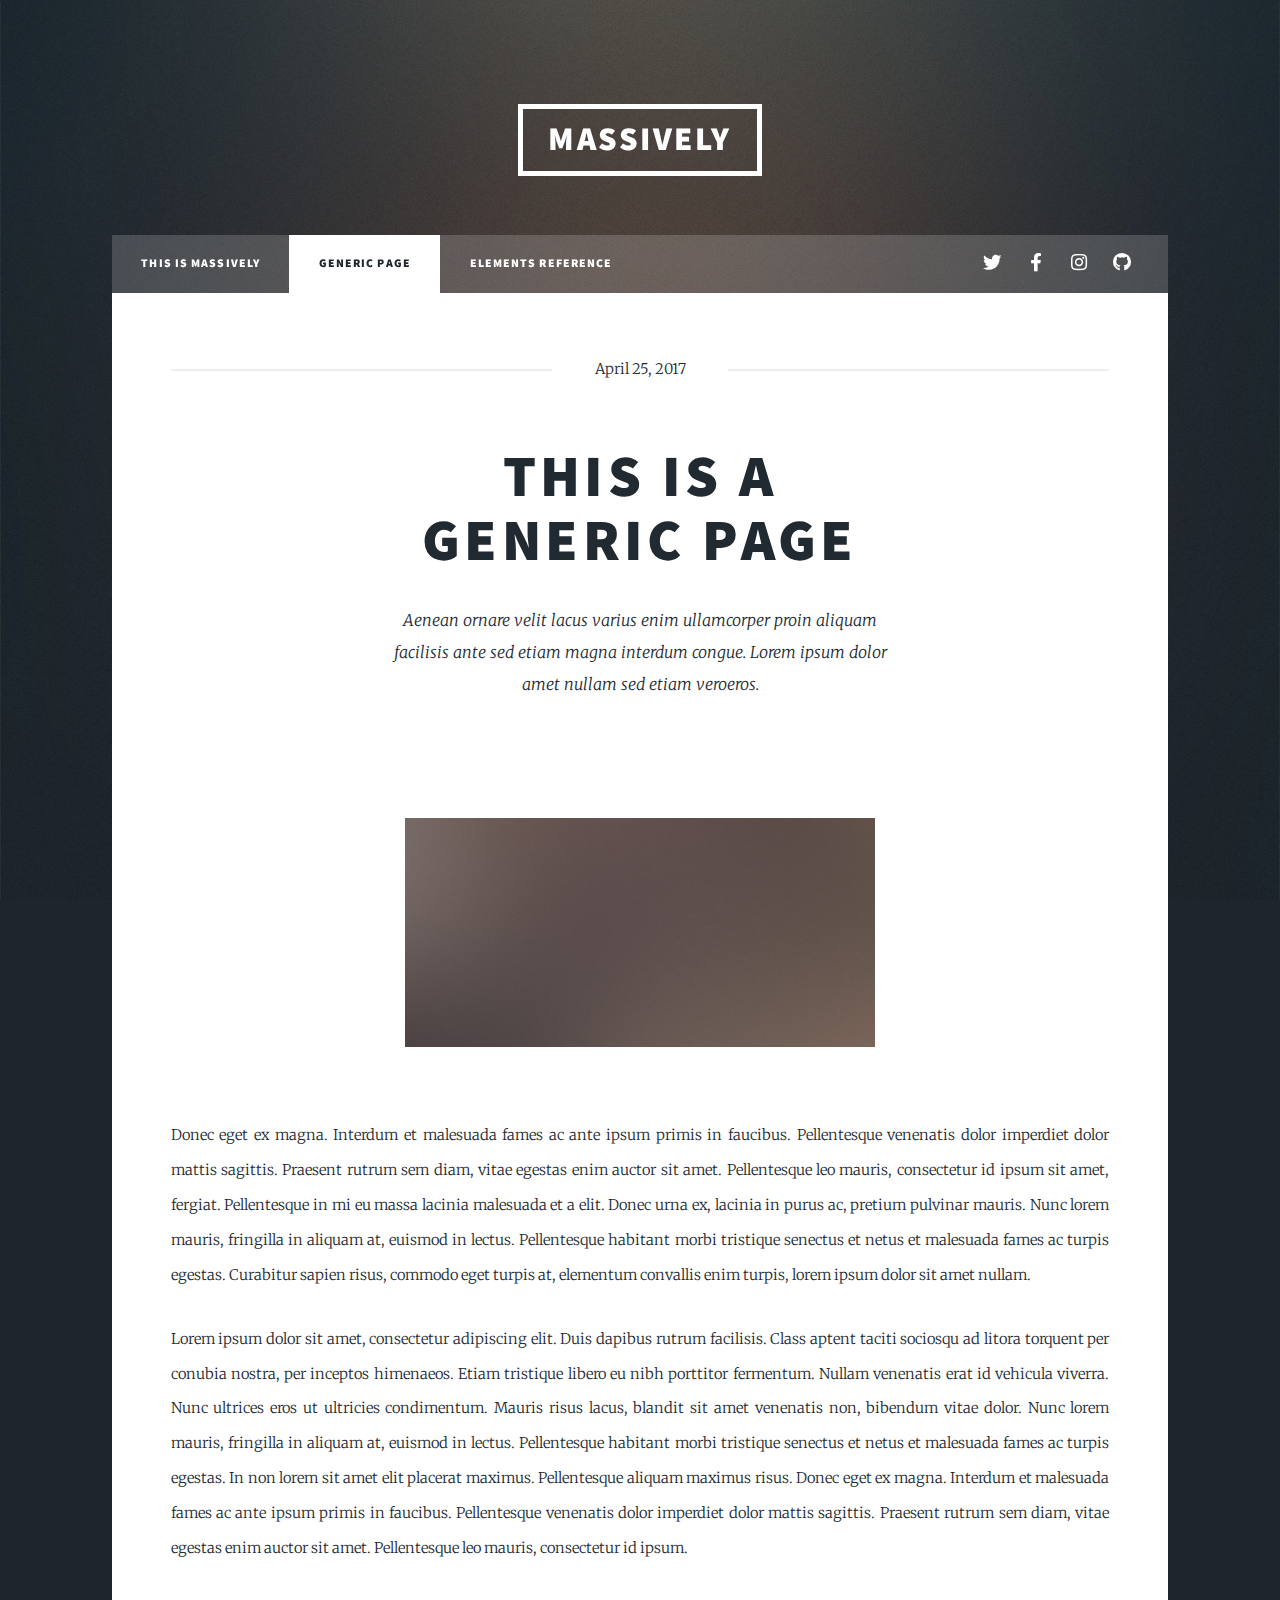
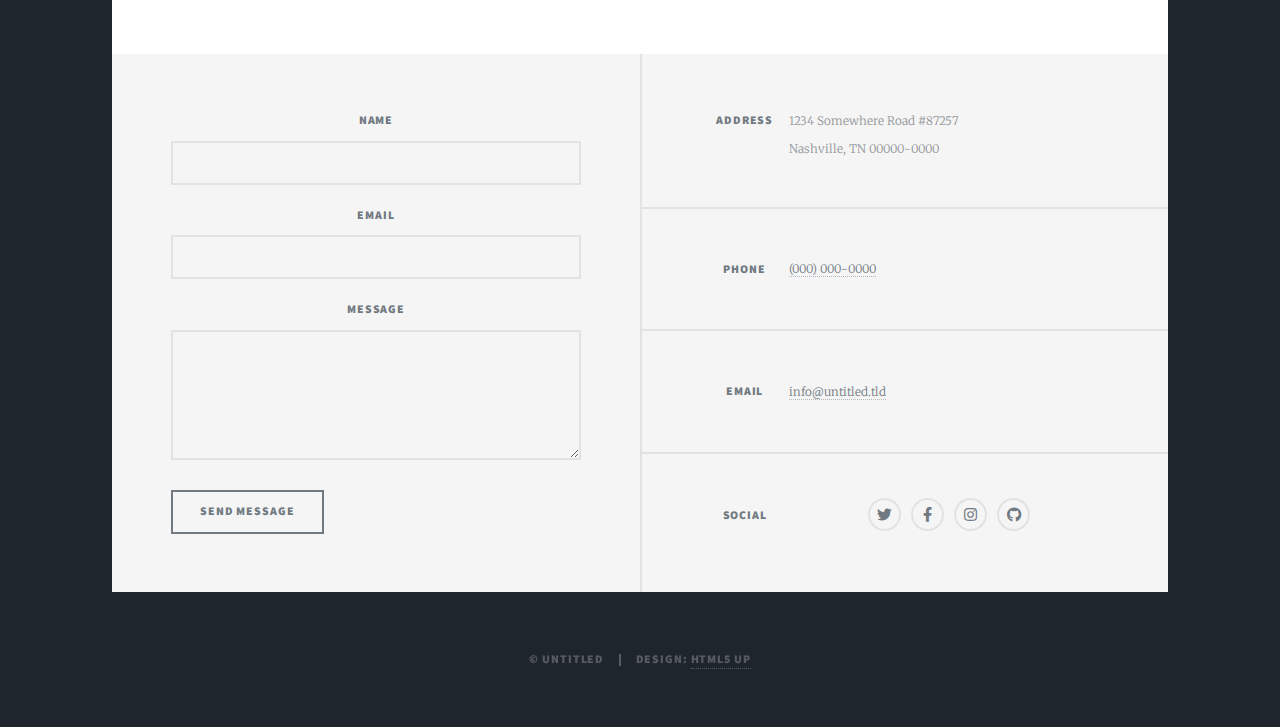
<file: generic.html>
<!DOCTYPE HTML>
<!--
	Massively by HTML5 UP
	html5up.net | @ajlkn
	Free for personal and commercial use under the CCA 3.0 license (html5up.net/license)
-->
<html>
	<head>
		<title>Generic Page - Massively by HTML5 UP</title>
		<meta charset="utf-8" />
		<meta name="viewport" content="width=device-width, initial-scale=1, user-scalable=no" />
		<link rel="stylesheet" href="assets/css/main.css" />
		<noscript><link rel="stylesheet" href="assets/css/noscript.css" /></noscript>
	</head>
	<body class="is-preload">

		<!-- Wrapper -->
			<div id="wrapper">

				<!-- Header -->
					<header id="header">
						<a href="index.html" class="logo">Massively</a>
					</header>

				<!-- Nav -->
					<nav id="nav">
						<ul class="links">
							<li><a href="index.html">This is Massively</a></li>
							<li class="active"><a href="generic.html">Generic Page</a></li>
							<li><a href="elements.html">Elements Reference</a></li>
						</ul>
						<ul class="icons">
							<li><a href="#" class="icon brands fa-twitter"><span class="label">Twitter</span></a></li>
							<li><a href="#" class="icon brands fa-facebook-f"><span class="label">Facebook</span></a></li>
							<li><a href="#" class="icon brands fa-instagram"><span class="label">Instagram</span></a></li>
							<li><a href="#" class="icon brands fa-github"><span class="label">GitHub</span></a></li>
						</ul>
					</nav>

				<!-- Main -->
					<div id="main">

						<!-- Post -->
							<section class="post">
								<header class="major">
									<span class="date">April 25, 2017</span>
									<h1>This is a<br />
									Generic Page</h1>
									<p>Aenean ornare velit lacus varius enim ullamcorper proin aliquam<br />
									facilisis ante sed etiam magna interdum congue. Lorem ipsum dolor<br />
									amet nullam sed etiam veroeros.</p>
								</header>
								<div class="image main"><img src="images/pic01.jpg" alt="" /></div>
								<p>Donec eget ex magna. Interdum et malesuada fames ac ante ipsum primis in faucibus. Pellentesque venenatis dolor imperdiet dolor mattis sagittis. Praesent rutrum sem diam, vitae egestas enim auctor sit amet. Pellentesque leo mauris, consectetur id ipsum sit amet, fergiat. Pellentesque in mi eu massa lacinia malesuada et a elit. Donec urna ex, lacinia in purus ac, pretium pulvinar mauris. Nunc lorem mauris, fringilla in aliquam at, euismod in lectus. Pellentesque habitant morbi tristique senectus et netus et malesuada fames ac turpis egestas. Curabitur sapien risus, commodo eget turpis at, elementum convallis enim turpis, lorem ipsum dolor sit amet nullam.</p>
								<p>Lorem ipsum dolor sit amet, consectetur adipiscing elit. Duis dapibus rutrum facilisis. Class aptent taciti sociosqu ad litora torquent per conubia nostra, per inceptos himenaeos. Etiam tristique libero eu nibh porttitor fermentum. Nullam venenatis erat id vehicula viverra. Nunc ultrices eros ut ultricies condimentum. Mauris risus lacus, blandit sit amet venenatis non, bibendum vitae dolor. Nunc lorem mauris, fringilla in aliquam at, euismod in lectus. Pellentesque habitant morbi tristique senectus et netus et malesuada fames ac turpis egestas. In non lorem sit amet elit placerat maximus. Pellentesque aliquam maximus risus. Donec eget ex magna. Interdum et malesuada fames ac ante ipsum primis in faucibus. Pellentesque venenatis dolor imperdiet dolor mattis sagittis. Praesent rutrum sem diam, vitae egestas enim auctor sit amet. Pellentesque leo mauris, consectetur id ipsum.</p>
							</section>

					</div>

				<!-- Footer -->
					<footer id="footer">
						<section>
							<form method="post" action="#">
								<div class="fields">
									<div class="field">
										<label for="name">Name</label>
										<input type="text" name="name" id="name" />
									</div>
									<div class="field">
										<label for="email">Email</label>
										<input type="text" name="email" id="email" />
									</div>
									<div class="field">
										<label for="message">Message</label>
										<textarea name="message" id="message" rows="3"></textarea>
									</div>
								</div>
								<ul class="actions">
									<li><input type="submit" value="Send Message" /></li>
								</ul>
							</form>
						</section>
						<section class="split contact">
							<section class="alt">
								<h3>Address</h3>
								<p>1234 Somewhere Road #87257<br />
								Nashville, TN 00000-0000</p>
							</section>
							<section>
								<h3>Phone</h3>
								<p><a href="#">(000) 000-0000</a></p>
							</section>
							<section>
								<h3>Email</h3>
								<p><a href="#">info@untitled.tld</a></p>
							</section>
							<section>
								<h3>Social</h3>
								<ul class="icons alt">
									<li><a href="#" class="icon brands alt fa-twitter"><span class="label">Twitter</span></a></li>
									<li><a href="#" class="icon brands alt fa-facebook-f"><span class="label">Facebook</span></a></li>
									<li><a href="#" class="icon brands alt fa-instagram"><span class="label">Instagram</span></a></li>
									<li><a href="#" class="icon brands alt fa-github"><span class="label">GitHub</span></a></li>
								</ul>
							</section>
						</section>
					</footer>

				<!-- Copyright -->
					<div id="copyright">
						<ul><li>&copy; Untitled</li><li>Design: <a href="https://html5up.net">HTML5 UP</a></li></ul>
					</div>

			</div>

		<!-- Scripts -->
			<script src="assets/js/jquery.min.js"></script>
			<script src="assets/js/jquery.scrollex.min.js"></script>
			<script src="assets/js/jquery.scrolly.min.js"></script>
			<script src="assets/js/browser.min.js"></script>
			<script src="assets/js/breakpoints.min.js"></script>
			<script src="assets/js/util.js"></script>
			<script src="assets/js/main.js"></script>

	</body>
</html>
</file>
<file: assets/css/main.css>
@import url(fontawesome-all.min.css);
@import url("https://fonts.googleapis.com/css?family=Merriweather:300,700,300italic,700italic|Source+Sans+Pro:900");

/*
	Massively by HTML5 UP
	html5up.net | @ajlkn
	Free for personal and commercial use under the CCA 3.0 license (html5up.net/license)
*/

html, body, div, span, applet, object,
iframe, h1, h2, h3, h4, h5, h6, p, blockquote,
pre, a, abbr, acronym, address, big, cite,
code, del, dfn, em, img, ins, kbd, q, s, samp,
small, strike, strong, sub, sup, tt, var, b,
u, i, center, dl, dt, dd, ol, ul, li, fieldset,
form, label, legend, table, caption, tbody,
tfoot, thead, tr, th, td, article, aside,
canvas, details, embed, figure, figcaption,
footer, header, hgroup, menu, nav, output, ruby,
section, summary, time, mark, audio, video {
	margin: 0;
	padding: 0;
	border: 0;
	font-size: 100%;
	font: inherit;
	vertical-align: baseline;}

article, aside, details, figcaption, figure,
footer, header, hgroup, menu, nav, section {
	display: block;}

body {
	line-height: 1;
	text-align: center;
}

ol, ul {
	list-style: none;
}

blockquote, q {
	quotes: none;
}

	blockquote:before, blockquote:after, q:before, q:after {
		content: '';
		content: none;
	}

table {
	border-collapse: collapse;
	border-spacing: 0;
}

body {
	-webkit-text-size-adjust: none;
}

mark {
	background-color: transparent;
	color: inherit;
}

input::-moz-focus-inner {
	border: 0;
	padding: 0;
}

input, select, textarea {
	-moz-appearance: none;
	-webkit-appearance: none;
	-ms-appearance: none;
	appearance: none;
}

/* Basic */

	@-ms-viewport {
		width: device-width;
	}

	body {
		-ms-overflow-style: scrollbar;
	}

	@media screen and (max-width: 480px) {

		html, body {
			min-width: 320px;
		}

	}

	html {
		box-sizing: border-box;
	}

	*, *:before, *:after {
		box-sizing: inherit;
	}

	body {
		background-color: #1e252d;
	}

		body.is-preload *, body.is-preload *:before, body.is-preload *:after {
			-moz-animation: none !important;
			-webkit-animation: none !important;
			-ms-animation: none !important;
			animation: none !important;
			-moz-transition: none !important;
			-webkit-transition: none !important;
			-ms-transition: none !important;
			transition: none !important;
		}

/* Type */

	html {
		font-size: 16pt;
	}

		@media screen and (max-width: 1680px) {

			html {
				font-size: 12pt;
			}

		}

		@media screen and (max-width: 1280px) {

			html {
				font-size: 11pt;
			}

		}

		@media screen and (max-width: 360px) {

			html {
				font-size: 10pt;
			}

		}

	body {
		color: #212931;
	}

	body, input, select, textarea {
		font-family: "Merriweather", Georgia, serif;
		font-weight: 300;
		font-size: 1rem;
		line-height: 2.375;
	}

	a {
		-moz-transition: color 0.2s ease-in-out, background-color 0.2s ease-in-out, border-color 0.2s ease-in-out, box-shadow 0.2s ease-in-out;
		-webkit-transition: color 0.2s ease-in-out, background-color 0.2s ease-in-out, border-color 0.2s ease-in-out, box-shadow 0.2s ease-in-out;
		-ms-transition: color 0.2s ease-in-out, background-color 0.2s ease-in-out, border-color 0.2s ease-in-out, box-shadow 0.2s ease-in-out;
		transition: color 0.2s ease-in-out, background-color 0.2s ease-in-out, border-color 0.2s ease-in-out, box-shadow 0.2s ease-in-out;
		border-bottom: dotted 1px;
		text-decoration: none;
	}

		a:hover {
			border-bottom-color: transparent;
		}

	strong, b {
		font-weight: 600;
	}

	em, i {
		font-style: italic;
	}

	p {
		text-align: justify;
		margin: 0 0 2rem 0;
	}

	h1, h2, h3, h4, h5, h6 {
		font-family: "Source Sans Pro", Helvetica, sans-serif;
		font-weight: 900;
		line-height: 1.5;
		letter-spacing: 0.075em;
		text-transform: uppercase;
		margin: 0 0 1rem 0;
	}

		h1 a, h2 a, h3 a, h4 a, h5 a, h6 a {
			border-bottom: 0;
			color: inherit;
			text-decoration: none;
		}

	h1 {
		font-size: 4rem;
		line-height: 1.1;
		margin: 0 0 2rem 0;
	}

	h2 {
		font-size: 1.75rem;
		line-height: 1.3;
		margin: 0 0 1.5rem 0;
	}

	h3 {
		font-size: 1.25rem;
		margin: 0 0 1.5rem 0;
	}

	h4 {
		font-size: 1rem;
	}

	h5 {
		font-size: 0.9rem;
	}

	h6 {
		font-size: 0.8rem;
	}

	sub {
		font-size: 0.8rem;
		position: relative;
		top: 0.5rem;
	}

	sup {
		font-size: 0.8rem;
		position: relative;
		top: -0.5rem;
	}

	blockquote {
		border-left: solid 4px;
		font-style: italic;
		margin: 0 0 2rem 0;
		padding: 0.5rem 0 0.5rem 2rem;
	}

	code {
		border: solid 2px;
		font-family: "Courier New", monospace;
		font-size: 0.9rem;
		margin: 0 0.25rem;
		padding: 0.25rem 0.65rem;
	}

	pre {
		-webkit-overflow-scrolling: touch;
		font-family: "Courier New", monospace;
		font-size: 0.9rem;
		margin: 0 0 2rem 0;
	}

		pre code {
			display: block;
			line-height: 1.75;
			padding: 1rem 1.5rem;
			overflow-x: auto;
		}

	hr {
		border: 0;
		border-bottom: solid 2px;
		margin: 3rem 0;
	}

		hr.major {
			margin: 5rem 0;
		}

	.align-left {
		text-align: left;
	}

	.align-center {
		text-align: center;
	}

	.align-right {
		text-align: right;
	}

	input, select, textarea {
		color: #212931;
	}

	a {
		color: #212931;
		border-bottom-color: rgba(33, 41, 49, 0.5);
	}

		a:hover {
			border-bottom-color: transparent;
			color: #18bfef !important;
		}

	strong, b {
		color: #212931;
	}

	h1, h2, h3, h4, h5, h6 {
		color: #212931;
	}

	blockquote {
		border-left-color: #eeeeee;
	}

	code {
		background: rgba(220, 220, 220, 0.25);
		border-color: #eeeeee;
	}

	hr {
		border-bottom-color: #eeeeee;
	}

/* Row */

	.row {
		display: flex;
		flex-wrap: wrap;
		box-sizing: border-box;
		align-items: stretch;
	}

		.row > * {
			box-sizing: border-box;
		}

		.row.gtr-uniform > * > :last-child {
			margin-bottom: 0;
		}

		.row.aln-left {
			justify-content: flex-start;
		}

		.row.aln-center {
			justify-content: center;
		}

		.row.aln-right {
			justify-content: flex-end;
		}

		.row.aln-top {
			align-items: flex-start;
		}

		.row.aln-middle {
			align-items: center;
		}

		.row.aln-bottom {
			align-items: flex-end;
		}

		.row > .imp {
			order: -1;
		}

		.row > .col-1 {
			width: 8.33333%;
		}

		.row > .off-1 {
			margin-left: 8.33333%;
		}

		.row > .col-2 {
			width: 16.66667%;
		}

		.row > .off-2 {
			margin-left: 16.66667%;
		}

		.row > .col-3 {
			width: 25%;
		}

		.row > .off-3 {
			margin-left: 25%;
		}

		.row > .col-4 {
			width: 33.33333%;
		}

		.row > .off-4 {
			margin-left: 33.33333%;
		}

		.row > .col-5 {
			width: 41.66667%;
		}

		.row > .off-5 {
			margin-left: 41.66667%;
		}

		.row > .col-6 {
			width: 50%;
		}

		.row > .off-6 {
			margin-left: 50%;
		}

		.row > .col-7 {
			width: 58.33333%;
		}

		.row > .off-7 {
			margin-left: 58.33333%;
		}

		.row > .col-8 {
			width: 66.66667%;
		}

		.row > .off-8 {
			margin-left: 66.66667%;
		}

		.row > .col-9 {
			width: 75%;
		}

		.row > .off-9 {
			margin-left: 75%;
		}

		.row > .col-10 {
			width: 83.33333%;
		}
		.row > .col-10 {
			width: 83.33333%;
		}

		.tags {
			display: inline-block;
			padding: 0.5rem 1rem;
			border-radius: 50px;
			background-color: #eeeeee;
			color: #212931;
			font-size: 0.8rem;
			font-weight: 600;
			text-align: center;
			margin: 0.5rem;
		}

		@media screen and (max-width: 480px) {
			.tags {
				font-size: 0.5rem;
			}
		}

		.row > .off-10 {
			margin-left: 83.33333%;
		}

		.row > .col-11 {
			width: 91.66667%;
		}

		.row > .off-11 {
			margin-left: 91.66667%;
		}

		.row > .col-12 {
			width: 100%;
		}

		.row > .off-12 {
			margin-left: 100%;
		}

		.row.gtr-0 {
			margin-top: 0;
			margin-left: 0rem;
		}

			.row.gtr-0 > * {
				padding: 0 0 0 0rem;
			}

			.row.gtr-0.gtr-uniform {
				margin-top: 0rem;
			}

				.row.gtr-0.gtr-uniform > * {
					padding-top: 0rem;
				}

		.row.gtr-25 {
			margin-top: 0;
			margin-left: -0.375rem;
		}

			.row.gtr-25 > * {
				padding: 0 0 0 0.375rem;
			}

			.row.gtr-25.gtr-uniform {
				margin-top: -0.375rem;
			}

				.row.gtr-25.gtr-uniform > * {
					padding-top: 0.375rem;
				}

		.row.gtr-50 {
			margin-top: 0;
			margin-left: -0.75rem;
		}

			.row.gtr-50 > * {
				padding: 0 0 0 0.75rem;
			}

			.row.gtr-50.gtr-uniform {
				margin-top: -0.75rem;
			}

				.row.gtr-50.gtr-uniform > * {
					padding-top: 0.75rem;
				}

		.row {
			margin-top: 0;
			margin-left: -1.5rem;
		}

			.row > * {
				padding: 0 0 0 1.5rem;
			}

			.row.gtr-uniform {
				margin-top: -1.5rem;
			}

				.row.gtr-uniform > * {
					padding-top: 1.5rem;
				}

		.row.gtr-150 {
			margin-top: 0;
			margin-left: -2.25rem;
		}

			.row.gtr-150 > * {
				padding: 0 0 0 2.25rem;
			}

			.row.gtr-150.gtr-uniform {
				margin-top: -2.25rem;
			}

				.row.gtr-150.gtr-uniform > * {
					padding-top: 2.25rem;
				}

		.row.gtr-200 {
			margin-top: 0;
			margin-left: -3rem;
		}

			.row.gtr-200 > * {
				padding: 0 0 0 3rem;
			}

			.row.gtr-200.gtr-uniform {
				margin-top: -3rem;
			}

				.row.gtr-200.gtr-uniform > * {
					padding-top: 3rem;
				}

		@media screen and (max-width: 1680px) {

			.row {
				display: flex;
				flex-wrap: wrap;
				box-sizing: border-box;
				align-items: stretch;
			}

				.row > * {
					box-sizing: border-box;
				}

				.row.gtr-uniform > * > :last-child {
					margin-bottom: 0;
				}

				.row.aln-left {
					justify-content: flex-start;
				}

				.row.aln-center {
					justify-content: center;
				}

				.row.aln-right {
					justify-content: flex-end;
				}

				.row.aln-top {
					align-items: flex-start;
				}

				.row.aln-middle {
					align-items: center;
				}

				.row.aln-bottom {
					align-items: flex-end;
				}

				.row > .imp-xlarge {
					order: -1;
				}

				.row > .col-1-xlarge {
					width: 8.33333%;
				}

				.row > .off-1-xlarge {
					margin-left: 8.33333%;
				}

				.row > .col-2-xlarge {
					width: 16.66667%;
				}

				.row > .off-2-xlarge {
					margin-left: 16.66667%;
				}

				.row > .col-3-xlarge {
					width: 25%;
				}

				.row > .off-3-xlarge {
					margin-left: 25%;
				}

				.row > .col-4-xlarge {
					width: 33.33333%;
				}

				.row > .off-4-xlarge {
					margin-left: 33.33333%;
				}

				.row > .col-5-xlarge {
					width: 41.66667%;
				}

				.row > .off-5-xlarge {
					margin-left: 41.66667%;
				}

				.row > .col-6-xlarge {
					width: 50%;
				}

				.row > .off-6-xlarge {
					margin-left: 50%;
				}

				.row > .col-7-xlarge {
					width: 58.33333%;
				}

				.row > .off-7-xlarge {
					margin-left: 58.33333%;
				}

				.row > .col-8-xlarge {
					width: 66.66667%;
				}

				.row > .off-8-xlarge {
					margin-left: 66.66667%;
				}

				.row > .col-9-xlarge {
					width: 75%;
				}

				.row > .off-9-xlarge {
					margin-left: 75%;
				}

				.row > .col-10-xlarge {
					width: 83.33333%;
				}

				.row > .off-10-xlarge {
					margin-left: 83.33333%;
				}

				.row > .col-11-xlarge {
					width: 91.66667%;
				}

				.row > .off-11-xlarge {
					margin-left: 91.66667%;
				}

				.row > .col-12-xlarge {
					width: 100%;
				}

				.row > .off-12-xlarge {
					margin-left: 100%;
				}

				.row.gtr-0 {
					margin-top: 0;
					margin-left: 0rem;
				}

					.row.gtr-0 > * {
						padding: 0 0 0 0rem;
					}

					.row.gtr-0.gtr-uniform {
						margin-top: 0rem;
					}

						.row.gtr-0.gtr-uniform > * {
							padding-top: 0rem;
						}

				.row.gtr-25 {
					margin-top: 0;
					margin-left: -0.375rem;
				}

					.row.gtr-25 > * {
						padding: 0 0 0 0.375rem;
					}

					.row.gtr-25.gtr-uniform {
						margin-top: -0.375rem;
					}

						.row.gtr-25.gtr-uniform > * {
							padding-top: 0.375rem;
						}

				.row.gtr-50 {
					margin-top: 0;
					margin-left: -0.75rem;
				}

					.row.gtr-50 > * {
						padding: 0 0 0 0.75rem;
					}

					.row.gtr-50.gtr-uniform {
						margin-top: -0.75rem;
					}

						.row.gtr-50.gtr-uniform > * {
							padding-top: 0.75rem;
						}

				.row {
					margin-top: 0;
					margin-left: -1.5rem;
				}

					.row > * {
						padding: 0 0 0 1.5rem;
					}

					.row.gtr-uniform {
						margin-top: -1.5rem;
					}

						.row.gtr-uniform > * {
							padding-top: 1.5rem;
						}

				.row.gtr-150 {
					margin-top: 0;
					margin-left: -2.25rem;
				}

					.row.gtr-150 > * {
						padding: 0 0 0 2.25rem;
					}

					.row.gtr-150.gtr-uniform {
						margin-top: -2.25rem;
					}

						.row.gtr-150.gtr-uniform > * {
							padding-top: 2.25rem;
						}

				.row.gtr-200 {
					margin-top: 0;
					margin-left: -3rem;
				}

					.row.gtr-200 > * {
						padding: 0 0 0 3rem;
					}

					.row.gtr-200.gtr-uniform {
						margin-top: -3rem;
					}

						.row.gtr-200.gtr-uniform > * {
							padding-top: 3rem;
						}

		}

		@media screen and (max-width: 1280px) {

			.row {
				display: flex;
				flex-wrap: wrap;
				box-sizing: border-box;
				align-items: stretch;
			}

				.row > * {
					box-sizing: border-box;
				}

				.row.gtr-uniform > * > :last-child {
					margin-bottom: 0;
				}

				.row.aln-left {
					justify-content: flex-start;
				}

				.row.aln-center {
					justify-content: center;
				}

				.row.aln-right {
					justify-content: flex-end;
				}

				.row.aln-top {
					align-items: flex-start;
				}

				.row.aln-middle {
					align-items: center;
				}

				.row.aln-bottom {
					align-items: flex-end;
				}

				.row > .imp-large {
					order: -1;
				}

				.row > .col-1-large {
					width: 8.33333%;
				}

				.row > .off-1-large {
					margin-left: 8.33333%;
				}

				.row > .col-2-large {
					width: 16.66667%;
				}

				.row > .off-2-large {
					margin-left: 16.66667%;
				}

				.row > .col-3-large {
					width: 25%;
				}

				.row > .off-3-large {
					margin-left: 25%;
				}

				.row > .col-4-large {
					width: 33.33333%;
				}

				.row > .off-4-large {
					margin-left: 33.33333%;
				}

				.row > .col-5-large {
					width: 41.66667%;
				}

				.row > .off-5-large {
					margin-left: 41.66667%;
				}

				.row > .col-6-large {
					width: 50%;
				}

				.row > .off-6-large {
					margin-left: 50%;
				}

				.row > .col-7-large {
					width: 58.33333%;
				}

				.row > .off-7-large {
					margin-left: 58.33333%;
				}

				.row > .col-8-large {
					width: 66.66667%;
				}

				.row > .off-8-large {
					margin-left: 66.66667%;
				}

				.row > .col-9-large {
					width: 75%;
				}

				.row > .off-9-large {
					margin-left: 75%;
				}

				.row > .col-10-large {
					width: 83.33333%;
				}

				.row > .off-10-large {
					margin-left: 83.33333%;
				}

				.row > .col-11-large {
					width: 91.66667%;
				}

				.row > .off-11-large {
					margin-left: 91.66667%;
				}

				.row > .col-12-large {
					width: 100%;
				}

				.row > .off-12-large {
					margin-left: 100%;
				}

				.row.gtr-0 {
					margin-top: 0;
					margin-left: 0rem;
				}

					.row.gtr-0 > * {
						padding: 0 0 0 0rem;
					}

					.row.gtr-0.gtr-uniform {
						margin-top: 0rem;
					}

						.row.gtr-0.gtr-uniform > * {
							padding-top: 0rem;
						}

				.row.gtr-25 {
					margin-top: 0;
					margin-left: -0.375rem;
				}

					.row.gtr-25 > * {
						padding: 0 0 0 0.375rem;
					}

					.row.gtr-25.gtr-uniform {
						margin-top: -0.375rem;
					}

						.row.gtr-25.gtr-uniform > * {
							padding-top: 0.375rem;
						}

				.row.gtr-50 {
					margin-top: 0;
					margin-left: -0.75rem;
				}

					.row.gtr-50 > * {
						padding: 0 0 0 0.75rem;
					}

					.row.gtr-50.gtr-uniform {
						margin-top: -0.75rem;
					}

						.row.gtr-50.gtr-uniform > * {
							padding-top: 0.75rem;
						}

				.row {
					margin-top: 0;
					margin-left: -1.5rem;
				}

					.row > * {
						padding: 0 0 0 1.5rem;
					}

					.row.gtr-uniform {
						margin-top: -1.5rem;
					}

						.row.gtr-uniform > * {
							padding-top: 1.5rem;
						}

				.row.gtr-150 {
					margin-top: 0;
					margin-left: -2.25rem;
				}

					.row.gtr-150 > * {
						padding: 0 0 0 2.25rem;
					}

					.row.gtr-150.gtr-uniform {
						margin-top: -2.25rem;
					}

						.row.gtr-150.gtr-uniform > * {
							padding-top: 2.25rem;
						}

				.row.gtr-200 {
					margin-top: 0;
					margin-left: -3rem;
				}

					.row.gtr-200 > * {
						padding: 0 0 0 3rem;
					}

					.row.gtr-200.gtr-uniform {
						margin-top: -3rem;
					}

						.row.gtr-200.gtr-uniform > * {
							padding-top: 3rem;
						}

		}

		@media screen and (max-width: 980px) {

			.row {
				display: flex;
				flex-wrap: wrap;
				box-sizing: border-box;
				align-items: stretch;
			}

				.row > * {
					box-sizing: border-box;
				}

				.row.gtr-uniform > * > :last-child {
					margin-bottom: 0;
				}

				.row.aln-left {
					justify-content: flex-start;
				}

				.row.aln-center {
					justify-content: center;
				}

				.row.aln-right {
					justify-content: flex-end;
				}

				.row.aln-top {
					align-items: flex-start;
				}

				.row.aln-middle {
					align-items: center;
				}

				.row.aln-bottom {
					align-items: flex-end;
				}

				.row > .imp-medium {
					order: -1;
				}

				.row > .col-1-medium {
					width: 8.33333%;
				}

				.row > .off-1-medium {
					margin-left: 8.33333%;
				}

				.row > .col-2-medium {
					width: 16.66667%;
				}

				.row > .off-2-medium {
					margin-left: 16.66667%;
				}

				.row > .col-3-medium {
					width: 25%;
				}

				.row > .off-3-medium {
					margin-left: 25%;
				}

				.row > .col-4-medium {
					width: 33.33333%;
				}

				.row > .off-4-medium {
					margin-left: 33.33333%;
				}

				.row > .col-5-medium {
					width: 41.66667%;
				}

				.row > .off-5-medium {
					margin-left: 41.66667%;
				}

				.row > .col-6-medium {
					width: 50%;
				}

				.row > .off-6-medium {
					margin-left: 50%;
				}

				.row > .col-7-medium {
					width: 58.33333%;
				}

				.row > .off-7-medium {
					margin-left: 58.33333%;
				}

				.row > .col-8-medium {
					width: 66.66667%;
				}

				.row > .off-8-medium {
					margin-left: 66.66667%;
				}

				.row > .col-9-medium {
					width: 75%;
				}

				.row > .off-9-medium {
					margin-left: 75%;
				}

				.row > .col-10-medium {
					width: 83.33333%;
				}

				.row > .off-10-medium {
					margin-left: 83.33333%;
				}

				.row > .col-11-medium {
					width: 91.66667%;
				}

				.row > .off-11-medium {
					margin-left: 91.66667%;
				}

				.row > .col-12-medium {
					width: 100%;
				}

				.row > .off-12-medium {
					margin-left: 100%;
				}

				.row.gtr-0 {
					margin-top: 0;
					margin-left: 0rem;
				}

					.row.gtr-0 > * {
						padding: 0 0 0 0rem;
					}

					.row.gtr-0.gtr-uniform {
						margin-top: 0rem;
					}

						.row.gtr-0.gtr-uniform > * {
							padding-top: 0rem;
						}

				.row.gtr-25 {
					margin-top: 0;
					margin-left: -0.375rem;
				}

					.row.gtr-25 > * {
						padding: 0 0 0 0.375rem;
					}

					.row.gtr-25.gtr-uniform {
						margin-top: -0.375rem;
					}

						.row.gtr-25.gtr-uniform > * {
							padding-top: 0.375rem;
						}

				.row.gtr-50 {
					margin-top: 0;
					margin-left: -0.75rem;
				}

					.row.gtr-50 > * {
						padding: 0 0 0 0.75rem;
					}

					.row.gtr-50.gtr-uniform {
						margin-top: -0.75rem;
					}

						.row.gtr-50.gtr-uniform > * {
							padding-top: 0.75rem;
						}

				.row {
					margin-top: 0;
					margin-left: -1.5rem;
				}

					.row > * {
						padding: 0 0 0 1.5rem;
					}

					.row.gtr-uniform {
						margin-top: -1.5rem;
					}

						.row.gtr-uniform > * {
							padding-top: 1.5rem;
						}

				.row.gtr-150 {
					margin-top: 0;
					margin-left: -2.25rem;
				}

					.row.gtr-150 > * {
						padding: 0 0 0 2.25rem;
					}

					.row.gtr-150.gtr-uniform {
						margin-top: -2.25rem;
					}

						.row.gtr-150.gtr-uniform > * {
							padding-top: 2.25rem;
						}

				.row.gtr-200 {
					margin-top: 0;
					margin-left: -3rem;
				}

					.row.gtr-200 > * {
						padding: 0 0 0 3rem;
					}

					.row.gtr-200.gtr-uniform {
						margin-top: -3rem;
					}

						.row.gtr-200.gtr-uniform > * {
							padding-top: 3rem;
						}

		}

		@media screen and (max-width: 736px) {

			.row {
				display: flex;
				flex-wrap: wrap;
				box-sizing: border-box;
				align-items: stretch;
			}

				.row > * {
					box-sizing: border-box;
				}

				.row.gtr-uniform > * > :last-child {
					margin-bottom: 0;
				}

				.row.aln-left {
					justify-content: flex-start;
				}

				.row.aln-center {
					justify-content: center;
				}

				.row.aln-right {
					justify-content: flex-end;
				}

				.row.aln-top {
					align-items: flex-start;
				}

				.row.aln-middle {
					align-items: center;
				}

				.row.aln-bottom {
					align-items: flex-end;
				}

				.row > .imp-small {
					order: -1;
				}

				.row > .col-1-small {
					width: 8.33333%;
				}

				.row > .off-1-small {
					margin-left: 8.33333%;
				}

				.row > .col-2-small {
					width: 16.66667%;
				}

				.row > .off-2-small {
					margin-left: 16.66667%;
				}

				.row > .col-3-small {
					width: 25%;
				}

				.row > .off-3-small {
					margin-left: 25%;
				}

				.row > .col-4-small {
					width: 33.33333%;
				}

				.row > .off-4-small {
					margin-left: 33.33333%;
				}

				.row > .col-5-small {
					width: 41.66667%;
				}

				.row > .off-5-small {
					margin-left: 41.66667%;
				}

				.row > .col-6-small {
					width: 50%;
				}

				.row > .off-6-small {
					margin-left: 50%;
				}

				.row > .col-7-small {
					width: 58.33333%;
				}

				.row > .off-7-small {
					margin-left: 58.33333%;
				}

				.row > .col-8-small {
					width: 66.66667%;
				}

				.row > .off-8-small {
					margin-left: 66.66667%;
				}

				.row > .col-9-small {
					width: 75%;
				}

				.row > .off-9-small {
					margin-left: 75%;
				}

				.row > .col-10-small {
					width: 83.33333%;
				}

				.row > .off-10-small {
					margin-left: 83.33333%;
				}

				.row > .col-11-small {
					width: 91.66667%;
				}

				.row > .off-11-small {
					margin-left: 91.66667%;
				}

				.row > .col-12-small {
					width: 100%;
				}

				.row > .off-12-small {
					margin-left: 100%;
				}

				.row.gtr-0 {
					margin-top: 0;
					margin-left: 0rem;
				}

					.row.gtr-0 > * {
						padding: 0 0 0 0rem;
					}

					.row.gtr-0.gtr-uniform {
						margin-top: 0rem;
					}

						.row.gtr-0.gtr-uniform > * {
							padding-top: 0rem;
						}

				.row.gtr-25 {
					margin-top: 0;
					margin-left: -0.375rem;
				}

					.row.gtr-25 > * {
						padding: 0 0 0 0.375rem;
					}

					.row.gtr-25.gtr-uniform {
						margin-top: -0.375rem;
					}

						.row.gtr-25.gtr-uniform > * {
							padding-top: 0.375rem;
						}

				.row.gtr-50 {
					margin-top: 0;
					margin-left: -0.75rem;
				}

					.row.gtr-50 > * {
						padding: 0 0 0 0.75rem;
					}

					.row.gtr-50.gtr-uniform {
						margin-top: -0.75rem;
					}

						.row.gtr-50.gtr-uniform > * {
							padding-top: 0.75rem;
						}

				.row {
					margin-top: 0;
					margin-left: -1.5rem;
				}

					.row > * {
						padding: 0 0 0 1.5rem;
					}

					.row.gtr-uniform {
						margin-top: -1.5rem;
					}

						.row.gtr-uniform > * {
							padding-top: 1.5rem;
						}

				.row.gtr-150 {
					margin-top: 0;
					margin-left: -2.25rem;
				}

					.row.gtr-150 > * {
						padding: 0 0 0 2.25rem;
					}

					.row.gtr-150.gtr-uniform {
						margin-top: -2.25rem;
					}

						.row.gtr-150.gtr-uniform > * {
							padding-top: 2.25rem;
						}

				.row.gtr-200 {
					margin-top: 0;
					margin-left: -3rem;
				}

					.row.gtr-200 > * {
						padding: 0 0 0 3rem;
					}

					.row.gtr-200.gtr-uniform {
						margin-top: -3rem;
					}

						.row.gtr-200.gtr-uniform > * {
							padding-top: 3rem;
						}

		}

		@media screen and (max-width: 480px) {

			.row {
				display: flex;
				flex-wrap: wrap;
				box-sizing: border-box;
				align-items: stretch;
			}

				.row > * {
					box-sizing: border-box;
				}

				.row.gtr-uniform > * > :last-child {
					margin-bottom: 0;
				}

				.row.aln-left {
					justify-content: flex-start;
				}

				.row.aln-center {
					justify-content: center;
				}

				.row.aln-right {
					justify-content: flex-end;
				}

				.row.aln-top {
					align-items: flex-start;
				}

				.row.aln-middle {
					align-items: center;
				}

				.row.aln-bottom {
					align-items: flex-end;
				}

				.row > .imp-xsmall {
					order: -1;
				}

				.row > .col-1-xsmall {
					width: 8.33333%;
				}

				.row > .off-1-xsmall {
					margin-left: 8.33333%;
				}

				.row > .col-2-xsmall {
					width: 16.66667%;
				}

				.row > .off-2-xsmall {
					margin-left: 16.66667%;
				}

				.row > .col-3-xsmall {
					width: 25%;
				}

				.row > .off-3-xsmall {
					margin-left: 25%;
				}

				.row > .col-4-xsmall {
					width: 33.33333%;
				}

				.row > .off-4-xsmall {
					margin-left: 33.33333%;
				}

				.row > .col-5-xsmall {
					width: 41.66667%;
				}

				.row > .off-5-xsmall {
					margin-left: 41.66667%;
				}

				.row > .col-6-xsmall {
					width: 50%;
				}

				.row > .off-6-xsmall {
					margin-left: 50%;
				}

				.row > .col-7-xsmall {
					width: 58.33333%;
				}

				.row > .off-7-xsmall {
					margin-left: 58.33333%;
				}

				.row > .col-8-xsmall {
					width: 66.66667%;
				}

				.row > .off-8-xsmall {
					margin-left: 66.66667%;
				}

				.row > .col-9-xsmall {
					width: 75%;
				}

				.row > .off-9-xsmall {
					margin-left: 75%;
				}

				.row > .col-10-xsmall {
					width: 83.33333%;
				}

				.row > .off-10-xsmall {
					margin-left: 83.33333%;
				}

				.row > .col-11-xsmall {
					width: 91.66667%;
				}

				.row > .off-11-xsmall {
					margin-left: 91.66667%;
				}

				.row > .col-12-xsmall {
					width: 100%;
				}

				.row > .off-12-xsmall {
					margin-left: 100%;
				}

				.row.gtr-0 {
					margin-top: 0;
					margin-left: 0rem;
				}

					.row.gtr-0 > * {
						padding: 0 0 0 0rem;
					}

					.row.gtr-0.gtr-uniform {
						margin-top: 0rem;
					}

						.row.gtr-0.gtr-uniform > * {
							padding-top: 0rem;
						}

				.row.gtr-25 {
					margin-top: 0;
					margin-left: -0.375rem;
				}

					.row.gtr-25 > * {
						padding: 0 0 0 0.375rem;
					}

					.row.gtr-25.gtr-uniform {
						margin-top: -0.375rem;
					}

						.row.gtr-25.gtr-uniform > * {
							padding-top: 0.375rem;
						}

				.row.gtr-50 {
					margin-top: 0;
					margin-left: -0.75rem;
				}

					.row.gtr-50 > * {
						padding: 0 0 0 0.75rem;
					}

					.row.gtr-50.gtr-uniform {
						margin-top: -0.75rem;
					}

						.row.gtr-50.gtr-uniform > * {
							padding-top: 0.75rem;
						}

				.row {
					margin-top: 0;
					margin-left: -1.5rem;
				}

					.row > * {
						padding: 0 0 0 1.5rem;
					}

					.row.gtr-uniform {
						margin-top: -1.5rem;
					}

						.row.gtr-uniform > * {
							padding-top: 1.5rem;
						}

				.row.gtr-150 {
					margin-top: 0;
					margin-left: -2.25rem;
				}

					.row.gtr-150 > * {
						padding: 0 0 0 2.25rem;
					}

					.row.gtr-150.gtr-uniform {
						margin-top: -2.25rem;
					}

						.row.gtr-150.gtr-uniform > * {
							padding-top: 2.25rem;
						}

				.row.gtr-200 {
					margin-top: 0;
					margin-left: -3rem;
				}

					.row.gtr-200 > * {
						padding: 0 0 0 3rem;
					}

					.row.gtr-200.gtr-uniform {
						margin-top: -3rem;
					}

						.row.gtr-200.gtr-uniform > * {
							padding-top: 3rem;
						}

		}

		@media screen and (max-width: 360px) {

			.row {
				display: flex;
				flex-wrap: wrap;
				box-sizing: border-box;
				align-items: stretch;
			}

				.row > * {
					box-sizing: border-box;
				}

				.row.gtr-uniform > * > :last-child {
					margin-bottom: 0;
				}

				.row.aln-left {
					justify-content: flex-start;
				}

				.row.aln-center {
					justify-content: center;
				}

				.row.aln-right {
					justify-content: flex-end;
				}

				.row.aln-top {
					align-items: flex-start;
				}

				.row.aln-middle {
					align-items: center;
				}

				.row.aln-bottom {
					align-items: flex-end;
				}

				.row > .imp-xxsmall {
					order: -1;
				}

				.row > .col-1-xxsmall {
					width: 8.33333%;
				}

				.row > .off-1-xxsmall {
					margin-left: 8.33333%;
				}

				.row > .col-2-xxsmall {
					width: 16.66667%;
				}

				.row > .off-2-xxsmall {
					margin-left: 16.66667%;
				}

				.row > .col-3-xxsmall {
					width: 25%;
				}

				.row > .off-3-xxsmall {
					margin-left: 25%;
				}

				.row > .col-4-xxsmall {
					width: 33.33333%;
				}

				.row > .off-4-xxsmall {
					margin-left: 33.33333%;
				}

				.row > .col-5-xxsmall {
					width: 41.66667%;
				}

				.row > .off-5-xxsmall {
					margin-left: 41.66667%;
				}

				.row > .col-6-xxsmall {
					width: 50%;
				}

				.row > .off-6-xxsmall {
					margin-left: 50%;
				}

				.row > .col-7-xxsmall {
					width: 58.33333%;
				}

				.row > .off-7-xxsmall {
					margin-left: 58.33333%;
				}

				.row > .col-8-xxsmall {
					width: 66.66667%;
				}

				.row > .off-8-xxsmall {
					margin-left: 66.66667%;
				}

				.row > .col-9-xxsmall {
					width: 75%;
				}

				.row > .off-9-xxsmall {
					margin-left: 75%;
				}

				.row > .col-10-xxsmall {
					width: 83.33333%;
				}

				.row > .off-10-xxsmall {
					margin-left: 83.33333%;
				}

				.row > .col-11-xxsmall {
					width: 91.66667%;
				}

				.row > .off-11-xxsmall {
					margin-left: 91.66667%;
				}

				.row > .col-12-xxsmall {
					width: 100%;
				}

				.row > .off-12-xxsmall {
					margin-left: 100%;
				}

				.row.gtr-0 {
					margin-top: 0;
					margin-left: 0rem;
				}

					.row.gtr-0 > * {
						padding: 0 0 0 0rem;
					}

					.row.gtr-0.gtr-uniform {
						margin-top: 0rem;
					}

						.row.gtr-0.gtr-uniform > * {
							padding-top: 0rem;
						}

				.row.gtr-25 {
					margin-top: 0;
					margin-left: -0.375rem;
				}

					.row.gtr-25 > * {
						padding: 0 0 0 0.375rem;
					}

					.row.gtr-25.gtr-uniform {
						margin-top: -0.375rem;
					}

						.row.gtr-25.gtr-uniform > * {
							padding-top: 0.375rem;
						}

				.row.gtr-50 {
					margin-top: 0;
					margin-left: -0.75rem;
				}

					.row.gtr-50 > * {
						padding: 0 0 0 0.75rem;
					}

					.row.gtr-50.gtr-uniform {
						margin-top: -0.75rem;
					}

						.row.gtr-50.gtr-uniform > * {
							padding-top: 0.75rem;
						}

				.row {
					margin-top: 0;
					margin-left: -1.5rem;
				}

					.row > * {
						padding: 0 0 0 1.5rem;
					}

					.row.gtr-uniform {
						margin-top: -1.5rem;
					}

						.row.gtr-uniform > * {
							padding-top: 1.5rem;
						}

				.row.gtr-150 {
					margin-top: 0;
					margin-left: -2.25rem;
				}

					.row.gtr-150 > * {
						padding: 0 0 0 2.25rem;
					}

					.row.gtr-150.gtr-uniform {
						margin-top: -2.25rem;
					}

						.row.gtr-150.gtr-uniform > * {
							padding-top: 2.25rem;
						}

				.row.gtr-200 {
					margin-top: 0;
					margin-left: -3rem;
				}

					.row.gtr-200 > * {
						padding: 0 0 0 3rem;
					}

					.row.gtr-200.gtr-uniform {
						margin-top: -3rem;
					}

						.row.gtr-200.gtr-uniform > * {
							padding-top: 3rem;
						}

		}

/* Box */

	.box {
		border: solid 2px;
		margin-bottom: 2rem;
		padding: 1.5rem;
	}

		.box > :last-child,
		.box > :last-child > :last-child,
		.box > :last-child > :last-child > :last-child {
			margin-bottom: 0;
		}

		.box.alt {
			border: 0;
			border-radius: 0;
			padding: 0;
		}

	.box {
		border-color: #eeeeee;
	}

/* Button */

	input[type="submit"],
	input[type="reset"],
	input[type="button"],
	button,
	.button {
		-moz-appearance: none;
		-webkit-appearance: none;
		-ms-appearance: none;
		appearance: none;
		-moz-transition: background-color 0.2s ease-in-out, box-shadow 0.2s ease-in-out, color 0.2s ease-in-out;
		-webkit-transition: background-color 0.2s ease-in-out, box-shadow 0.2s ease-in-out, color 0.2s ease-in-out;
		-ms-transition: background-color 0.2s ease-in-out, box-shadow 0.2s ease-in-out, color 0.2s ease-in-out;
		transition: background-color 0.2s ease-in-out, box-shadow 0.2s ease-in-out, color 0.2s ease-in-out;
		border: 0;
		border-radius: 0;
		cursor: pointer;
		display: inline-block;
		font-family: "Source Sans Pro", Helvetica, sans-serif;
		font-size: 0.8rem;
		font-weight: 900;
		letter-spacing: 0.075em;
		height: 3rem;
		line-height: 3rem;
		padding: 0 2rem;
		text-align: center;
		text-decoration: none;
		text-transform: uppercase;
		white-space: nowrap;
	}

		input[type="submit"].icon:before,
		input[type="reset"].icon:before,
		input[type="button"].icon:before,
		button.icon:before,
		.button.icon:before {
			margin-right: 0.5rem;
		}

		input[type="submit"].icon.solo,
		input[type="reset"].icon.solo,
		input[type="button"].icon.solo,
		button.icon.solo,
		.button.icon.solo {
			position: relative;
			width: 4rem;
			height: 4rem;
			line-height: 4rem;
			border-radius: 4rem;
			text-indent: 4rem;
			overflow: hidden;
			padding: 0;
			white-space: nowrap;
		}

			input[type="submit"].icon.solo:before,
			input[type="reset"].icon.solo:before,
			input[type="button"].icon.solo:before,
			button.icon.solo:before,
			.button.icon.solo:before {
				position: absolute;
				display: block;
				top: 0;
				left: 0;
				width: inherit;
				height: inherit;
				line-height: inherit;
				font-size: 1.25rem;
				margin-right: 0;
				text-align: center;
				text-indent: 0;
			}

		input[type="submit"].fit,
		input[type="reset"].fit,
		input[type="button"].fit,
		button.fit,
		.button.fit {
			width: 100%;
		}

		input[type="submit"].small,
		input[type="reset"].small,
		input[type="button"].small,
		button.small,
		.button.small {
			font-size: 0.7rem;
			height: 2.5rem;
			line-height: 2.5rem;
			padding: 0 1.5rem;
		}

		input[type="submit"].large,
		input[type="reset"].large,
		input[type="button"].large,
		button.large,
		.button.large {
			font-size: 0.9rem;
			height: 3.5rem;
			line-height: 3.5rem;
			padding: 0 2.75rem;
		}

		@media screen and (max-width: 980px) {

			input[type="submit"],
			input[type="reset"],
			input[type="button"],
			button,
			.button {
				font-size: 0.9rem;
				height: 3.25rem;
				line-height: 3.25rem;
			}

				input[type="submit"].large,
				input[type="reset"].large,
				input[type="button"].large,
				button.large,
				.button.large {
					font-size: 1rem;
					height: 3.75rem;
					line-height: 3.75rem;
				}

		}

		input[type="submit"].disabled, input[type="submit"]:disabled,
		input[type="reset"].disabled,
		input[type="reset"]:disabled,
		input[type="button"].disabled,
		input[type="button"]:disabled,
		button.disabled,
		button:disabled,
		.button.disabled,
		.button:disabled {
			pointer-events: none;
			opacity: 0.25;
		}

	input[type="submit"],
	input[type="reset"],
	input[type="button"],
	button,
	.button {
		background-color: transparent;
		box-shadow: inset 0 0 0 2px #212931;
		color: #212931 !important;
	}

		input[type="submit"]:hover,
		input[type="reset"]:hover,
		input[type="button"]:hover,
		button:hover,
		.button:hover {
			box-shadow: inset 0 0 0 2px #18bfef;
			color: #18bfef !important;
		}

		input[type="submit"].primary,
		input[type="reset"].primary,
		input[type="button"].primary,
		button.primary,
		.button.primary {
			background-color: #212931;
			box-shadow: none;
			color: #ffffff !important;
		}

			input[type="submit"].primary:hover,
			input[type="reset"].primary:hover,
			input[type="button"].primary:hover,
			button.primary:hover,
			.button.primary:hover {
				background-color: #18bfef;
			}

/* Form */

	form {
		margin: 0 0 2rem 0;
	}

		form > :last-child {
			margin-bottom: 0;
		}

		form > .fields {
			display: -moz-flex;
			display: -webkit-flex;
			display: -ms-flex;
			display: flex;
			-moz-flex-wrap: wrap;
			-webkit-flex-wrap: wrap;
			-ms-flex-wrap: wrap;
			flex-wrap: wrap;
			width: calc(100% + 3rem);
			margin: -1.5rem 0 2rem -1.5rem;
		}

			form > .fields > .field {
				-moz-flex-grow: 0;
				-webkit-flex-grow: 0;
				-ms-flex-grow: 0;
				flex-grow: 0;
				-moz-flex-shrink: 0;
				-webkit-flex-shrink: 0;
				-ms-flex-shrink: 0;
				flex-shrink: 0;
				padding: 1.5rem 0 0 1.5rem;
				width: calc(100% - 1.5rem);
			}

				form > .fields > .field.half {
					width: calc(50% - 0.75rem);
				}

				form > .fields > .field.third {
					width: calc(100%/3 - 0.5rem);
				}

				form > .fields > .field.quarter {
					width: calc(25% - 0.375rem);
				}

		@media screen and (max-width: 480px) {

			form > .fields {
				width: calc(100% + 3rem);
				margin: -1.5rem 0 2rem -1.5rem;
			}

				form > .fields > .field {
					padding: 1.5rem 0 0 1.5rem;
					width: calc(100% - 1.5rem);
				}

					form > .fields > .field.half {
						width: calc(100% - 1.5rem);
					}

					form > .fields > .field.third {
						width: calc(100% - 1.5rem);
					}

					form > .fields > .field.quarter {
						width: calc(100% - 1.5rem);
					}

		}

	label {
		display: block;
		font-family: "Source Sans Pro", Helvetica, sans-serif;
		font-weight: 900;
		line-height: 1.5;
		letter-spacing: 0.075em;
		font-size: 0.8rem;
		text-transform: uppercase;
		margin: 0 0 0.75rem 0;
	}

		@media screen and (max-width: 980px) {

			label {
				font-size: 0.9rem;
			}

		}

	input[type="text"],
	input[type="password"],
	input[type="email"],
	select,
	textarea {
		-moz-appearance: none;
		-webkit-appearance: none;
		-ms-appearance: none;
		appearance: none;
		background: transparent;
		border-radius: 0;
		border: solid 2px;
		color: inherit;
		display: block;
		outline: 0;
		padding: 0 1rem;
		text-decoration: none;
		width: 100%;
	}

		input[type="text"]:invalid,
		input[type="password"]:invalid,
		input[type="email"]:invalid,
		select:invalid,
		textarea:invalid {
			box-shadow: none;
		}

	select {
		background-size: 1.25rem;
		background-repeat: no-repeat;
		background-position: calc(100% - 1rem) center;
		height: 3rem;
		padding-right: 3rem;
		text-overflow: ellipsis;
	}

		select:focus::-ms-value {
			background-color: transparent;
		}

		select::-ms-expand {
			display: none;
		}

	input[type="text"],
	input[type="password"],
	input[type="email"],
	select {
		height: 3rem;
	}

	textarea {
		padding: 0.75rem 1rem;
	}

	input[type="checkbox"],
	input[type="radio"] {
		-moz-appearance: none;
		-webkit-appearance: none;
		-ms-appearance: none;
		appearance: none;
		display: block;
		float: left;
		margin-right: -2rem;
		opacity: 0;
		width: 1rem;
		z-index: -1;
	}

		input[type="checkbox"] + label,
		input[type="radio"] + label {
			text-decoration: none;
			cursor: pointer;
			display: inline-block;
			font-size: 1rem;
			letter-spacing: 0;
			font-family: "Merriweather", Georgia, serif;
			text-transform: none;
			font-weight: 300;
			padding-left: 2.8rem;
			padding-right: 1rem;
			position: relative;
		}

			input[type="checkbox"] + label:before,
			input[type="radio"] + label:before {
				-moz-osx-font-smoothing: grayscale;
				-webkit-font-smoothing: antialiased;
				display: inline-block;
				font-style: normal;
				font-variant: normal;
				text-rendering: auto;
				line-height: 1;
				text-transform: none !important;
				font-family: 'Font Awesome 5 Free';
				font-weight: 900;
			}

			input[type="checkbox"] + label:before,
			input[type="radio"] + label:before {
				border-radius: 0;
				border: solid 2px;
				content: '';
				display: inline-block;
				font-size: 0.8rem;
				height: 1.8rem;
				left: 0;
				line-height: 1.65rem;
				position: absolute;
				text-align: center;
				top: -0.125rem;
				width: 1.8rem;
			}

		input[type="checkbox"]:checked + label:before,
		input[type="radio"]:checked + label:before {
			content: '\f00c';
		}

	input[type="checkbox"] + label:before {
		border-radius: 0;
	}

	input[type="radio"] + label:before {
		border-radius: 100%;
	}

	::-webkit-input-placeholder {
		opacity: 1.0;
	}

	:-moz-placeholder {
		opacity: 1.0;
	}

	::-moz-placeholder {
		opacity: 1.0;
	}

	:-ms-input-placeholder {
		opacity: 1.0;
	}

	label {
		color: #212931;
	}

	input[type="text"],
	input[type="password"],
	input[type="email"],
	select,
	textarea {
		border-color: #eeeeee;
	}

		input[type="text"]:focus,
		input[type="password"]:focus,
		input[type="email"]:focus,
		select:focus,
		textarea:focus {
			border-color: #18bfef;
		}

	select {
		background-image: url("data:image/svg+xml;charset=utf8,%3Csvg xmlns='http://www.w3.org/2000/svg' width='40' height='40' preserveAspectRatio='none' viewBox='0 0 40 40'%3E%3Cpath d='M9.4,12.3l10.4,10.4l10.4-10.4c0.2-0.2,0.5-0.4,0.9-0.4c0.3,0,0.6,0.1,0.9,0.4l3.3,3.3c0.2,0.2,0.4,0.5,0.4,0.9 c0,0.4-0.1,0.6-0.4,0.9L20.7,31.9c-0.2,0.2-0.5,0.4-0.9,0.4c-0.3,0-0.6-0.1-0.9-0.4L4.3,17.3c-0.2-0.2-0.4-0.5-0.4-0.9 c0-0.4,0.1-0.6,0.4-0.9l3.3-3.3c0.2-0.2,0.5-0.4,0.9-0.4S9.1,12.1,9.4,12.3z' fill='%23eeeeee' /%3E%3C/svg%3E");
	}

		select option {
			background-color: #ffffff;
			color: #212931;
		}

	.select-wrapper:before {
		color: #eeeeee;
	}

	input[type="checkbox"] + label,
	input[type="radio"] + label {
		color: #212931;
	}

		input[type="checkbox"] + label:before,
		input[type="radio"] + label:before {
			border-color: #eeeeee;
		}

	input[type="checkbox"]:checked + label:before,
	input[type="radio"]:checked + label:before {
		background-color: #212931;
		border-color: #212931;
		color: #ffffff;
	}

	input[type="checkbox"]:focus + label:before,
	input[type="radio"]:focus + label:before {
		border-color: #18bfef;
	}

	::-webkit-input-placeholder {
		color: #909498 !important;
	}

	:-moz-placeholder {
		color: #909498 !important;
	}

	::-moz-placeholder {
		color: #909498 !important;
	}

	:-ms-input-placeholder {
		color: #909498 !important;
	}

	.formerize-placeholder {
		color: #909498 !important;
	}

/* Icon */

	.icon {
		text-decoration: none;
		border-bottom: none;
		position: relative;
	}

		.icon:before {
			-moz-osx-font-smoothing: grayscale;
			-webkit-font-smoothing: antialiased;
			display: inline-block;
			font-style: normal;
			font-variant: normal;
			text-rendering: auto;
			line-height: 1;
			text-transform: none !important;
			font-family: 'Font Awesome 5 Free';
			font-weight: 400;
		}

		.icon > .label {
			display: none;
		}

		.icon:before {
			line-height: inherit;
		}

		.icon.solid:before {
			font-weight: 900;
		}

		.icon.brands:before {
			font-family: 'Font Awesome 5 Brands';
		}

/* Image */

	.image {
		border: 0;
		display: inline-block;
		position: relative;
	}

		.image img {
			display: block;
		}

		.image.left, .image.right {
			max-width: 40%;
		}

			.image.left img, .image.right img {
				width: 100%;
			}

		.image.left {
			float: left;
			margin: 0 2rem 2rem 0;
			top: 0.75rem;
		}

		.image.right {
			float: right;
			margin: 0 0 2rem 2rem;
			top: 0.75rem;
		}

		.image.fit {
			display: block;
			margin: 2.5rem 0;
			width: 100%;
		}

			.image.fit:first-child {
				margin-top: 0;
			}

			.image.fit img {
				width: 100%;
			}

		.image.main {
			display: inline-block;
			margin: 4rem auto;
			width: 50%;
			justify-content: center;
		}

			.image.main:first-child {
				margin-top: 0;
			}

			.image.main img {
				width: 100%;
			}

		@media screen and (max-width: 736px) {

			.image.fit {
				margin: 2rem 0;
			}

			.image.main {
				margin: 2rem 0;
			}

		}

	a.image {
		overflow: hidden;
	}

		a.image img {
			-moz-transition: -moz-transform 0.2s ease-out;
			-webkit-transition: -webkit-transform 0.2s ease-out;
			-ms-transition: -ms-transform 0.2s ease-out;
			transition: transform 0.2s ease-out;
		}

		a.image:hover img {
			-moz-transform: scale(1.05);
			-webkit-transform: scale(1.05);
			-ms-transform: scale(1.05);
			transform: scale(1.05);
		}

/* Actions */

	ul.actions {
		display: -moz-flex;
		display: -webkit-flex;
		display: -ms-flex;
		display: flex;
		cursor: default;
		list-style: none;
		margin-left: -1rem;
		padding-left: 0;
	}

		ul.actions li {
			padding: 0 0 0 1rem;
			vertical-align: middle;
		}

		ul.actions.special {
			-moz-justify-content: center;
			-webkit-justify-content: center;
			-ms-justify-content: center;
			justify-content: center;
			width: 100%;
			margin-left: 0;
		}

			ul.actions.special li:first-child {
				padding-left: 0;
			}

		ul.actions.stacked {
			-moz-flex-direction: column;
			-webkit-flex-direction: column;
			-ms-flex-direction: column;
			flex-direction: column;
			margin-left: 0;
		}

			ul.actions.stacked li {
				padding: 1.3rem 0 0 0;
			}

				ul.actions.stacked li:first-child {
					padding-top: 0;
				}

		ul.actions.fit {
			width: calc(100% + 1rem);
		}

			ul.actions.fit li {
				-moz-flex-grow: 1;
				-webkit-flex-grow: 1;
				-ms-flex-grow: 1;
				flex-grow: 1;
				-moz-flex-shrink: 1;
				-webkit-flex-shrink: 1;
				-ms-flex-shrink: 1;
				flex-shrink: 1;
				width: 100%;
			}

				ul.actions.fit li > * {
					width: 100%;
				}

			ul.actions.fit.stacked {
				width: 100%;
			}

		@media screen and (max-width: 480px) {

			ul.actions:not(.fixed) {
				-moz-flex-direction: column;
				-webkit-flex-direction: column;
				-ms-flex-direction: column;
				flex-direction: column;
				margin-left: 0;
				width: 100% !important;
			}

				ul.actions:not(.fixed) li {
					-moz-flex-grow: 1;
					-webkit-flex-grow: 1;
					-ms-flex-grow: 1;
					flex-grow: 1;
					-moz-flex-shrink: 1;
					-webkit-flex-shrink: 1;
					-ms-flex-shrink: 1;
					flex-shrink: 1;
					padding: 1rem 0 0 0;
					text-align: center;
					width: 100%;
				}

					ul.actions:not(.fixed) li > * {
						width: 100%;
					}

					ul.actions:not(.fixed) li:first-child {
						padding-top: 0;
					}

					ul.actions:not(.fixed) li input[type="submit"],
					ul.actions:not(.fixed) li input[type="reset"],
					ul.actions:not(.fixed) li input[type="button"],
					ul.actions:not(.fixed) li button,
					ul.actions:not(.fixed) li .button {
						width: 100%;
					}

						ul.actions:not(.fixed) li input[type="submit"].icon:before,
						ul.actions:not(.fixed) li input[type="reset"].icon:before,
						ul.actions:not(.fixed) li input[type="button"].icon:before,
						ul.actions:not(.fixed) li button.icon:before,
						ul.actions:not(.fixed) li .button.icon:before {
							margin-left: -0.5rem;
						}

		}

/* Icons */

	ul.icons {
		cursor: default;
		list-style: none;
		padding-left: 0;
	}

		ul.icons li {
			display: inline-block;
			padding: 0 0.5rem 0 0;
			vertical-align: middle;
		}

			ul.icons li:last-child {
				padding-right: 0;
			}

			ul.icons li .icon:before {
				width: 2.25rem;
				height: 2.25rem;
				line-height: 2.25rem;
				display: inline-block;
				text-align: center;
				border-radius: 100%;
				font-size: 1.25rem;
			}

		ul.icons.alt li .icon:before {
			-moz-transition: color 0.2s ease-in-out, background-color 0.2s ease-in-out, border-color 0.2s ease-in-out, box-shadow 0.2s ease-in-out;
			-webkit-transition: color 0.2s ease-in-out, background-color 0.2s ease-in-out, border-color 0.2s ease-in-out, box-shadow 0.2s ease-in-out;
			-ms-transition: color 0.2s ease-in-out, background-color 0.2s ease-in-out, border-color 0.2s ease-in-out, box-shadow 0.2s ease-in-out;
			transition: color 0.2s ease-in-out, background-color 0.2s ease-in-out, border-color 0.2s ease-in-out, box-shadow 0.2s ease-in-out;
			font-size: 1rem;
		}

/* List */

	ol {
		list-style: decimal;
		margin: 0 0 2rem 0;
		padding-left: 1.25rem;
	}

		ol li {
			padding-left: 0.25rem;
		}

	ul {
		list-style: disc;
		margin: 0 0 2rem 0;
		padding-left: 1rem;
	}

		ul li {
			padding-left: 0.5rem;
		}

		ul.divided {
			list-style: none;
			padding-left: 0;
		}

			ul.divided li {
				border-top: solid 1px;
				padding: 0.5rem 0;
			}

				ul.divided li:first-child {
					border-top: 0;
					padding-top: 0;
				}

	dl {
		margin: 0 0 2rem 0;
	}

		dl dt {
			display: block;
			font-weight: 600;
			margin: 0 0 1rem 0;
		}

		dl dd {
			margin-left: 2rem;
		}

	ul.divided li {
		border-top-color: #eeeeee;
	}

	ul.icons li a.icon:hover:before {
		color: #18bfef;
	}

	ul.icons.alt li .icon:before {
		box-shadow: inset 0 0 0 2px #eeeeee;
	}

	ul.icons.alt li a.icon:hover:before {
		box-shadow: inset 0 0 0 2px #18bfef;
	}

/* Section/Article */

	section.special, article.special {
		text-align: center;
	}

	header {
		cursor: default;
	}

		header > .date {
			display: block;
			font-size: 0.8rem;
			height: 1;
			margin: 0 0 1rem 0;
			position: relative;
		}

		header > p {
			font-style: italic;
		}

		header > h1 + p {
			font-size: 1.1rem;
			margin-top: -0.5rem;
			line-height: 2;
		}

		header > h2 + p {
			font-size: 1rem;
			margin-top: -0.75rem;
		}

		header > h3 + p {
			font-size: 0.9rem;
			margin-top: -0.75rem;
		}

		header > h4 + p {
			font-size: 0.8rem;
			margin-top: -0.75rem;
		}

		header.major {
			margin: 0 0 4rem 0;
			text-align: center;
		}

			header.major > :last-child {
				margin-bottom: 0;
			}

			header.major > p {
				margin-top: 0;
				text-align: center;
			}

			header.major > .date {
				font-size: 1rem;
				margin: 0 0 4rem 0;
			}

				header.major > .date:before, header.major > .date:after {
					content: '';
					display: block;
					position: absolute;
					top: 50%;
					width: calc(50% - 6rem);
					border-top: solid 2px;
				}

				header.major > .date:before {
					left: 0;
				}

				header.major > .date:after {
					right: 0;
				}

		@media screen and (max-width: 980px) {

			header br {
				display: none;
			}

		}

		@media screen and (max-width: 736px) {

			header.major {
				margin: 0 0 2rem 0;
			}

		}

	header.major .date:before, header.major .date:after {
		border-top-color: #eeeeee;
	}

/* Table */

	.table-wrapper {
		-webkit-overflow-scrolling: touch;
		overflow-x: auto;
	}

	table {
		margin: 0 0 2rem 0;
		width: 100%;
	}

		table tbody tr {
			border: solid 1px;
			border-left: 0;
			border-right: 0;
		}

		table td {
			padding: 0.75rem 0.75rem;
		}

		table th {
			font-family: "Source Sans Pro", Helvetica, sans-serif;
			font-size: 0.8rem;
			font-weight: 900;
			letter-spacing: 0.075em;
			line-height: 1.5;
			padding: 0 0.75rem 0.75rem 0.75rem;
			text-align: left;
			text-transform: uppercase;
		}

			@media screen and (max-width: 980px) {

				table th {
					font-size: 0.9rem;
				}

			}

		table thead {
			border-bottom: solid 2px;
		}

		table tfoot {
			border-top: solid 2px;
		}

		table.alt {
			border-collapse: separate;
		}

			table.alt tbody tr td {
				border: solid 1px;
				border-left-width: 0;
				border-top-width: 0;
			}

				table.alt tbody tr td:first-child {
					border-left-width: 1px;
				}

			table.alt tbody tr:first-child td {
				border-top-width: 1px;
			}

			table.alt thead {
				border-bottom: 0;
			}

			table.alt tfoot {
				border-top: 0;
			}

	table tbody tr {
		border-color: #eeeeee;
	}

		table tbody tr:nth-child(2n + 1) {
			background-color: rgba(220, 220, 220, 0.25);
		}

	table th {
		color: #212931;
	}

	table thead {
		border-bottom-color: #eeeeee;
	}

	table tfoot {
		border-top-color: #eeeeee;
	}

	table.alt tbody tr td {
		border-color: #eeeeee;
	}

/* Pagination */

	.pagination {
		display: -moz-inline-flex;
		display: -webkit-inline-flex;
		display: -ms-inline-flex;
		display: inline-flex;
		-moz-user-select: none;
		-webkit-user-select: none;
		-ms-user-select: none;
		user-select: none;
		cursor: default;
		list-style: none;
		margin: 0 0 2rem 2px;
		padding: 0;
	}

		.pagination a, .pagination span {
			-moz-transition: background-color 0.2s ease-in-out, border-color 0.2s ease-in-out, box-shadow 0.2s ease-in-out, color 0.2s ease-in-out;
			-webkit-transition: background-color 0.2s ease-in-out, border-color 0.2s ease-in-out, box-shadow 0.2s ease-in-out, color 0.2s ease-in-out;
			-ms-transition: background-color 0.2s ease-in-out, border-color 0.2s ease-in-out, box-shadow 0.2s ease-in-out, color 0.2s ease-in-out;
			transition: background-color 0.2s ease-in-out, border-color 0.2s ease-in-out, box-shadow 0.2s ease-in-out, color 0.2s ease-in-out;
			border: solid 2px;
			display: inline-block;
			font-family: "Source Sans Pro", Helvetica, sans-serif;
			font-size: 0.8rem;
			font-weight: 900;
			height: 3rem;
			letter-spacing: 0.075em;
			line-height: calc(3rem - 4px);
			margin-left: -2px;
			min-width: 3rem;
			position: relative;
			text-align: center;
			text-decoration: none;
			text-transform: uppercase;
		}

		.pagination .next, .pagination .previous {
			text-decoration: none;
			padding: 0 1.75rem;
		}

			.pagination .next:before, .pagination .previous:before {
				-moz-osx-font-smoothing: grayscale;
				-webkit-font-smoothing: antialiased;
				display: inline-block;
				font-style: normal;
				font-variant: normal;
				text-rendering: auto;
				line-height: 1;
				text-transform: none !important;
				font-family: 'Font Awesome 5 Free';
				font-weight: 900;
			}

			.pagination .next:before, .pagination .previous:before {
				display: inline-block;
				color: inherit !important;
				line-height: inherit;
			}

		.pagination .previous:before {
			content: '\f104';
			margin-right: 0.9375em;
		}

		.pagination .next:before {
			content: '\f105';
			float: right;
			margin-left: 0.9375em;
		}

		@media screen and (max-width: 980px) {

			.pagination a, .pagination span {
				font-size: 0.9rem;
			}

		}

		/* @media screen and (max-width: 480px) {
			.posts{
				display: flex;
			}
			.pagination .page, .pagination .extra {
				display: none;
			}
			

		} */

	.pagination a, .pagination span {
		border-color: #eeeeee;
	}

	.pagination a {
		color: #212931 !important;
	}

		.pagination a:hover {
			color: #18bfef !important;
			border-color: #18bfef;
			z-index: 1;
		}

			.pagination a:hover + a,
			.pagination a:hover + span {
				border-left-color: #18bfef;
			}

		.pagination a.active {
			background-color: #eeeeee;
		}

	.pagination span {
		color: #eeeeee;
	}

/* Wrapper */

	#wrapper {
		-moz-transition: opacity 0.5s ease;
		-webkit-transition: opacity 0.5s ease;
		-ms-transition: opacity 0.5s ease;
		transition: opacity 0.5s ease;
		position: relative;
		z-index: 1;
		overflow: hidden;
	}

		#wrapper > .bg {
			position: absolute;
			top: 0;
			left: 0;
			width: 100%;
			height: 100%;
			background-color: #212931;
			background-image: url("../../images/overlay.png"), linear-gradient(0deg, rgba(0, 0, 0, 0.1), rgba(0, 0, 0, 0.1)), url("../../images/bg.jpg");
			background-size: auto,								auto,														100% auto;
			background-position: center,								center,														top center;
			background-repeat: repeat,								no-repeat,													no-repeat;
			background-attachment: scroll,								scroll,														scroll;
			z-index: -1;
		}

			#wrapper > .bg.fixed {
				position: fixed;
				width: 100vw;
				height: 100vh;
			}

		#wrapper.fade-in:before {
			pointer-events: none;
			-moz-transition: opacity 1s ease-in-out;
			-webkit-transition: opacity 1s ease-in-out;
			-ms-transition: opacity 1s ease-in-out;
			transition: opacity 1s ease-in-out;
			-moz-transition-delay: 0.75s;
			-webkit-transition-delay: 0.75s;
			-ms-transition-delay: 0.75s;
			transition-delay: 0.75s;
			background: #1e252d;
			content: '';
			display: block;
			height: 100%;
			left: 0;
			opacity: 0;
			position: fixed;
			top: 0;
			width: 100%;
		}

		body.is-preload #wrapper.fade-in:before {
			opacity: 1;
		}

		@media screen and (orientation: portrait) {

			#wrapper > .bg {
				background-size: auto,								auto,														auto 175%;
			}

		}

/* Intro */

	#intro {
		color: #ffffff;
		padding: 8rem 4rem 6rem 4rem ;
		-moz-align-items: center;
		-webkit-align-items: center;
		-ms-align-items: center;
		align-items: center;
		display: -moz-flex;
		display: -webkit-flex;
		display: -ms-flex;
		display: flex;
		-moz-flex-direction: column;
		-webkit-flex-direction: column;
		-ms-flex-direction: column;
		flex-direction: column;
		-moz-justify-content: -moz-flex-end;
		-webkit-justify-content: -webkit-flex-end;
		-ms-justify-content: -ms-flex-end;
		justify-content: flex-end;
		-moz-transition: opacity 1s ease, -moz-transform 1s ease;
		-webkit-transition: opacity 1s ease, -webkit-transform 1s ease;
		-ms-transition: opacity 1s ease, -ms-transform 1s ease;
		transition: opacity 1s ease, transform 1s ease;
		position: relative;
		cursor: default;
		text-align: center;
		z-index: 1;
		min-height: 100vh;
	}

		#intro input, #intro select, #intro textarea {
			color: #ffffff;
		}

		#intro a {
			color: #ffffff;
			border-bottom-color: rgba(255, 255, 255, 0.5);
		}

			#intro a:hover {
				border-bottom-color: transparent;
				color: #18bfef !important;
			}

		#intro strong, #intro b {
			color: #ffffff;
		}

		#intro h1, #intro h2, #intro h3, #intro h4, #intro h5, #intro h6 {
			color: #ffffff;
		}

		#intro blockquote {
			border-left-color: #ffffff;
		}

		#intro code {
			background: rgba(255, 255, 255, 0.075);
			border-color: #ffffff;
		}

		#intro hr {
			border-bottom-color: #ffffff;
		}

		#intro input[type="submit"],
		#intro input[type="reset"],
		#intro input[type="button"],
		#intro button,
		#intro .button {
			background-color: transparent;
			box-shadow: inset 0 0 0 2px #ffffff;
			color: #ffffff !important;
		}

			#intro input[type="submit"]:hover,
			#intro input[type="reset"]:hover,
			#intro input[type="button"]:hover,
			#intro button:hover,
			#intro .button:hover {
				box-shadow: inset 0 0 0 2px #18bfef;
				color: #18bfef !important;
			}

			#intro input[type="submit"].primary,
			#intro input[type="reset"].primary,
			#intro input[type="button"].primary,
			#intro button.primary,
			#intro .button.primary {
				background-color: #ffffff;
				box-shadow: none;
				color: #1e252d !important;
			}

				#intro input[type="submit"].primary:hover,
				#intro input[type="reset"].primary:hover,
				#intro input[type="button"].primary:hover,
				#intro button.primary:hover,
				#intro .button.primary:hover {
					background-color: #18bfef;
				}

		#intro h1 {
			font-size: 5rem;
			line-height: 1;
		}

		#intro p {
			font-size: 1.25rem;
			font-style: italic;
			margin-top: -0.25rem;
			text-align: center;
		}

		#intro + #header {
			margin-top: -20rem;
		}

			#intro + #header .logo {
				-moz-transform: translateY(2rem);
				-webkit-transform: translateY(2rem);
				-ms-transform: translateY(2rem);
				transform: translateY(2rem);
				opacity: 0;
				visibility: hidden;
			}

		#intro.hidden {
			pointer-events: none;
			-moz-transform: translateY(2rem);
			-webkit-transform: translateY(2rem);
			-ms-transform: translateY(2rem);
			transform: translateY(2rem);
			-moz-transition: opacity 0.5s ease, -moz-transform 0.5s ease, visibility 0.5s;
			-webkit-transition: opacity 0.5s ease, -webkit-transform 0.5s ease, visibility 0.5s;
			-ms-transition: opacity 0.5s ease, -ms-transform 0.5s ease, visibility 0.5s;
			transition: opacity 0.5s ease, transform 0.5s ease, visibility 0.5s;
			opacity: 0;
			visibility: hidden;
		}

			#intro.hidden + #header .logo {
				-moz-transform: translateY(0);
				-webkit-transform: translateY(0);
				-ms-transform: translateY(0);
				transform: translateY(0);
				opacity: 1;
				visibility: visible;
			}

		body.is-preload #intro {
			-moz-transform: translateY(2rem);
			-webkit-transform: translateY(2rem);
			-ms-transform: translateY(2rem);
			transform: translateY(2rem);
			opacity: 0;
		}

			body.is-preload #intro:not(.hidden) + #header + #nav {
				-moz-transform: translateY(4rem);
				-webkit-transform: translateY(4rem);
				-ms-transform: translateY(4rem);
				transform: translateY(4rem);
				opacity: 0;
			}

		@media screen and (max-width: 980px) {

			#intro {
				padding: 4rem 4rem 2rem 4rem ;
				min-height: 90vh;
			}

				#intro p br {
					display: none;
				}

				#intro + #header {
					margin-top: -14rem;
				}

		}

		@media screen and (max-width: 736px) {

			#intro {
				padding: 3rem 2rem 1rem 2rem ;
				min-height: 80vh;
			}

				#intro h1 {
					font-size: 3.25rem;
					line-height: 1.1;
					margin-bottom: 1rem;
				}

				#intro p {
					font-size: 1rem;
					margin-top: 0rem;
				}

				#intro .actions {
					display: none;
				}

		}

/* Header */

	#header {
		color: #ffffff;
		-moz-align-items: center;
		-webkit-align-items: center;
		-ms-align-items: center;
		align-items: center;
		display: -moz-flex;
		display: -webkit-flex;
		display: -ms-flex;
		display: flex;
		-moz-flex-direction: column;
		-webkit-flex-direction: column;
		-ms-flex-direction: column;
		flex-direction: column;
		-moz-justify-content: -moz-flex-end;
		-webkit-justify-content: -webkit-flex-end;
		-ms-justify-content: -ms-flex-end;
		justify-content: flex-end;
		pointer-events: none;
		-moz-user-select: none;
		-webkit-user-select: none;
		-ms-user-select: none;
		user-select: none;
		height: 20rem;
		padding-bottom: 8rem;
		position: relative;
		text-align: center;
		z-index: 2;
	}

		#header input, #header select, #header textarea {
			color: #ffffff;
		}

		#header a {
			color: #ffffff;
			border-bottom-color: rgba(255, 255, 255, 0.5);
		}

			#header a:hover {
				border-bottom-color: transparent;
				color: #18bfef !important;
			}

		#header strong, #header b {
			color: #ffffff;
		}

		#header h1, #header h2, #header h3, #header h4, #header h5, #header h6 {
			color: #ffffff;
		}

		#header blockquote {
			border-left-color: #ffffff;
		}

		#header code {
			background: rgba(255, 255, 255, 0.075);
			border-color: #ffffff;
		}

		#header hr {
			border-bottom-color: #ffffff;
		}

		#header .logo {
			-moz-transition: border-color 0.2s ease-in-out, color 0.2s ease-in-out, opacity 0.5s ease, -moz-transform 0.5s ease, visibility 0.5s;
			-webkit-transition: border-color 0.2s ease-in-out, color 0.2s ease-in-out, opacity 0.5s ease, -webkit-transform 0.5s ease, visibility 0.5s;
			-ms-transition: border-color 0.2s ease-in-out, color 0.2s ease-in-out, opacity 0.5s ease, -ms-transform 0.5s ease, visibility 0.5s;
			transition: border-color 0.2s ease-in-out, color 0.2s ease-in-out, opacity 0.5s ease, transform 0.5s ease, visibility 0.5s;
			pointer-events: auto;
			border-style: solid;
			border-color: #ffffff;
			border-width: 5px !important;
			font-family: "Source Sans Pro", Helvetica, sans-serif;
			font-size: 2.25rem;
			font-weight: 900;
			letter-spacing: 0.075em;
			line-height: 1;
			padding: 1rem 1.75rem;
			text-transform: uppercase;
			visibility: visible;
		}

			#header .logo:hover {
				border-color: #18bfef !important;
				color: #18bfef !important;
			}

		@media screen and (max-width: 980px) {

			#header {
				height: 14rem;
				padding-bottom: 4rem;
			}

		}

		@media screen and (max-width: 736px) {

			#header {
				padding-bottom: 3rem;
			}

				#header .logo {
					font-size: 1.75rem;
					border-width: 3px !important;
				}

		}

/* Nav */

	#nav {
		color: #ffffff;
		display: -moz-flex;
		display: -webkit-flex;
		display: -ms-flex;
		display: flex;
		-moz-transition: -moz-transform 1s ease, opacity 1s ease;
		-webkit-transition: -webkit-transform 1s ease, opacity 1s ease;
		-ms-transition: -ms-transform 1s ease, opacity 1s ease;
		transition: transform 1s ease, opacity 1s ease;
		background: rgba(255, 255, 255, 0.175);
		height: 4rem;
		line-height: 4rem;
		margin: -4rem auto 0 auto;
		overflow: hidden;
		padding: 0 2rem 0 0;
		position: relative;
		width: calc(100% - 4rem);
		max-width: 72rem;
		z-index: 2;
	}

		#nav ul.divided li {
			border-top-color: #ffffff;
		}

		#nav ul.icons li a.icon:hover:before {
			color: #18bfef;
		}

		#nav ul.icons.alt li .icon:before {
			box-shadow: inset 0 0 0 2px #ffffff;
		}

		#nav ul.icons.alt li a.icon:hover:before {
			box-shadow: inset 0 0 0 2px #18bfef;
		}

		#nav input, #nav select, #nav textarea {
			color: #ffffff;
		}

		#nav a {
			color: #ffffff;
			border-bottom-color: rgba(255, 255, 255, 0.5);
		}

			#nav a:hover {
				border-bottom-color: transparent;
				color: #18bfef !important;
			}

		#nav strong, #nav b {
			color: #ffffff;
		}

		#nav h1, #nav h2, #nav h3, #nav h4, #nav h5, #nav h6 {
			color: #ffffff;
		}

		#nav blockquote {
			border-left-color: #ffffff;
		}

		#nav code {
			background: rgba(255, 255, 255, 0.075);
			border-color: #ffffff;
		}

		#nav hr {
			border-bottom-color: #ffffff;
		}

		#nav ul.links {
			display: -moz-flex;
			display: -webkit-flex;
			display: -ms-flex;
			display: flex;
			-moz-flex-grow: 1;
			-webkit-flex-grow: 1;
			-ms-flex-grow: 1;
			flex-grow: 1;
			-moz-flex-shrink: 1;
			-webkit-flex-shrink: 1;
			-ms-flex-shrink: 1;
			flex-shrink: 1;
			font-family: "Source Sans Pro", Helvetica, sans-serif;
			font-weight: 900;
			letter-spacing: 0.075em;
			list-style: none;
			margin-bottom: 0;
			padding-left: 0;
			text-transform: uppercase;
		}

			#nav ul.links li {
				display: block;
				padding-left: 0;
			}

				#nav ul.links li a {
					-moz-transition: background-color 0.2s ease-in-out, color 0.2s ease-in-out;
					-webkit-transition: background-color 0.2s ease-in-out, color 0.2s ease-in-out;
					-ms-transition: background-color 0.2s ease-in-out, color 0.2s ease-in-out;
					transition: background-color 0.2s ease-in-out, color 0.2s ease-in-out;
					display: block;
					font-size: 0.8rem;
					outline: none;
					padding: 0 2rem;
				}

					#nav ul.links li a:hover {
						color: inherit !important;
						background-color: rgba(255, 255, 255, 0.1);
					}

				#nav ul.links li.active {
					background-color: #ffffff;
				}

					#nav ul.links li.active a {
						color: #1e252d;
					}

						#nav ul.links li.active a:hover {
							color: #18bfef !important;
						}

		#nav ul.icons {
			-moz-flex-grow: 0;
			-webkit-flex-grow: 0;
			-ms-flex-grow: 0;
			flex-grow: 0;
			-moz-flex-shrink: 0;
			-webkit-flex-shrink: 0;
			-ms-flex-shrink: 0;
			flex-shrink: 0;
			margin-bottom: 0;
		}

		@media screen and (max-width: 980px) {

			#nav {
				display: none;
			}

		}

/* Main */

	#main {
		background-color: #ffffff;
		position: relative;
		margin: 0 auto;
		width: calc(100% - 4rem);
		max-width: 72rem;
		z-index: 2;
	}

		#main > * {
			padding: 4rem 4rem 2rem 4rem ;
			border-top: solid 2px #eeeeee;
			margin: 0;
		}

			#main > *:first-child {
				border-top: 0;
			}

		#main > footer {
			text-align: center;
		}

		#main > .post {
			padding: 8rem 8rem 6rem 8rem ;
		}

			#main > .post header.major > .date {
				margin-top: -2rem;
			}

			#main > .post header.major > h1, #main > .post header.major h2 {
				font-size: 4rem;
				line-height: 1.1;
				margin: 0 0 2rem 0;
			}

			#main > .post.featured {
				text-align: center;
			}

			@media screen and (max-width: 1280px) {

				#main > .post {
					padding: 6rem 4rem 4rem 4rem ;
				}

			}

			@media screen and (max-width: 736px) {

				#main > .post {
					padding: 4rem 2rem 2rem 2rem ;
				}

					#main > .post header.major > .date {
						margin-top: -1rem;
						margin-bottom: 2rem;
					}

					#main > .post header.major > h1, #main > .post header.major h2 {
						font-size: 2.5rem;
						line-height: 1.2;
						margin: 0 0 1.5rem 0;
					}

			}

		#main > .posts {
			display: -moz-flex;
			display: -webkit-flex;
			display: -ms-flex;
			display: flex;
			-moz-flex-wrap: wrap;
			-webkit-flex-wrap: wrap;
			-ms-flex-wrap: wrap;
			flex-wrap: wrap;
			-moz-align-items: -moz-stretch;
			-webkit-align-items: -webkit-stretch;
			-ms-align-items: -ms-stretch;
			align-items: stretch;
			text-align: center;
			width: 100%;
			padding: 0;
		}

			#main > .posts > * {
				-moz-flex-shrink: 1;
				-webkit-flex-shrink: 1;
				-ms-flex-shrink: 1;
				flex-shrink: 1;
				-moz-flex-grow: 0;
				-webkit-flex-grow: 0;
				-ms-flex-grow: 0;
				flex-grow: 0;
			}

			#main > .posts > * {
				width: 50%;
			}

			#main > .posts > * {
				padding: 4rem;
				width: 50%;
			}

			#main > .posts > article {
				border-color: #eeeeee;
				border-left-width: 2px;
				border-style: solid;
				border-top-width: 2px;
				text-align: center;
			}

				#main > .posts > article > :last-child {
					margin-bottom: 0;
				}

				#main > .posts > article:nth-child(2n - 1) {
					border-left-width: 0;
				}

				#main > .posts > article:nth-child(-n + 2) {
					border-top-width: 0;
				}

			@media screen and (max-width: 980px) {

				#main > .posts > * {
					width: 50%;
				}

				#main > .posts > * {
					padding: 2.5rem;
					width: 50%;
				}

			}

			@media screen and (max-width: 736px) {

				#main > .posts > * {
					width: 100%;
				}

				#main > .posts > * {
					padding: 2rem;
					width: 100%;
				}

				#main > .posts > article:nth-child(2n - 1) {
					border-left-width: 2px;
				}

				#main > .posts > article:nth-child(-n + 2) {
					border-top-width: 2px;
				}

				#main > .posts > article:nth-child(n) {
					border-left-width: 0;
				}

				#main > .posts > article:nth-child(-n + 1) {
					border-top-width: 0;
				}

				#main > .posts > article .image {
					max-width: 25rem;
					margin-left: auto;
					margin-right: auto;
				}

			}

		@media screen and (max-width: 736px) {

			#main > * {
				padding: 2rem 2rem 0.1rem 2rem ;
			}

		}

		@media screen and (max-width: 480px) {

			#main {
				width: 100%;
			}

		}

/* Footer */

	#footer {
		color: #717981;
		display: -moz-flex;
		display: -webkit-flex;
		display: -ms-flex;
		display: flex;
		background-color: #f5f5f5;
		color: #909498;
		cursor: default;
		position: relative;
		margin: 0 auto;
		width: calc(100% - 4rem);
		max-width: 72rem;
		z-index: 2;
	}

		#footer input, #footer select, #footer textarea {
			color: #717981;
		}

		#footer a {
			color: #717981;
			border-bottom-color: rgba(113, 121, 129, 0.5);
		}

			#footer a:hover {
				border-bottom-color: transparent;
				color: #18bfef !important;
			}

		#footer strong, #footer b {
			color: #717981;
		}

		#footer h1, #footer h2, #footer h3, #footer h4, #footer h5, #footer h6 {
			color: #717981;
		}

		#footer blockquote {
			border-left-color: #e2e2e2;
		}

		#footer code {
			background: rgba(220, 220, 220, 0.5);
			border-color: #e2e2e2;
		}

		#footer hr {
			border-bottom-color: #e2e2e2;
		}

		#footer .box {
			border-color: #e2e2e2;
		}

		#footer input[type="submit"],
		#footer input[type="reset"],
		#footer input[type="button"],
		#footer button,
		#footer .button {
			background-color: transparent;
			box-shadow: inset 0 0 0 2px #717981;
			color: #717981 !important;
		}

			#footer input[type="submit"]:hover,
			#footer input[type="reset"]:hover,
			#footer input[type="button"]:hover,
			#footer button:hover,
			#footer .button:hover {
				box-shadow: inset 0 0 0 2px #18bfef;
				color: #18bfef !important;
			}

			#footer input[type="submit"].primary,
			#footer input[type="reset"].primary,
			#footer input[type="button"].primary,
			#footer button.primary,
			#footer .button.primary {
				background-color: #717981;
				box-shadow: none;
				color: #f5f5f5 !important;
			}

				#footer input[type="submit"].primary:hover,
				#footer input[type="reset"].primary:hover,
				#footer input[type="button"].primary:hover,
				#footer button.primary:hover,
				#footer .button.primary:hover {
					background-color: #18bfef;
				}

		#footer label {
			color: #717981;
		}

		#footer input[type="text"],
		#footer input[type="password"],
		#footer input[type="email"],
		#footer select,
		#footer textarea {
			border-color: #e2e2e2;
		}

			#footer input[type="text"]:focus,
			#footer input[type="password"]:focus,
			#footer input[type="email"]:focus,
			#footer select:focus,
			#footer textarea:focus {
				border-color: #18bfef;
			}

		#footer select {
			background-image: url("data:image/svg+xml;charset=utf8,%3Csvg xmlns='http://www.w3.org/2000/svg' width='40' height='40' preserveAspectRatio='none' viewBox='0 0 40 40'%3E%3Cpath d='M9.4,12.3l10.4,10.4l10.4-10.4c0.2-0.2,0.5-0.4,0.9-0.4c0.3,0,0.6,0.1,0.9,0.4l3.3,3.3c0.2,0.2,0.4,0.5,0.4,0.9 c0,0.4-0.1,0.6-0.4,0.9L20.7,31.9c-0.2,0.2-0.5,0.4-0.9,0.4c-0.3,0-0.6-0.1-0.9-0.4L4.3,17.3c-0.2-0.2-0.4-0.5-0.4-0.9 c0-0.4,0.1-0.6,0.4-0.9l3.3-3.3c0.2-0.2,0.5-0.4,0.9-0.4S9.1,12.1,9.4,12.3z' fill='%23e2e2e2' /%3E%3C/svg%3E");
		}

			#footer select option {
				background-color: #f5f5f5;
				color: #717981;
			}

		#footer .select-wrapper:before {
			color: #e2e2e2;
		}

		#footer input[type="checkbox"] + label,
		#footer input[type="radio"] + label {
			color: #717981;
		}

			#footer input[type="checkbox"] + label:before,
			#footer input[type="radio"] + label:before {
				border-color: #e2e2e2;
			}

		#footer input[type="checkbox"]:checked + label:before,
		#footer input[type="radio"]:checked + label:before {
			background-color: #717981;
			border-color: #717981;
			color: #f5f5f5;
		}

		#footer input[type="checkbox"]:focus + label:before,
		#footer input[type="radio"]:focus + label:before {
			border-color: #18bfef;
		}

		#footer ::-webkit-input-placeholder {
			color: #b3b7bb !important;
		}

		#footer :-moz-placeholder {
			color: #b3b7bb !important;
		}

		#footer ::-moz-placeholder {
			color: #b3b7bb !important;
		}

		#footer :-ms-input-placeholder {
			color: #b3b7bb !important;
		}

		#footer .formerize-placeholder {
			color: #b3b7bb !important;
		}

		#footer ul.divided li {
			border-top-color: #e2e2e2;
		}

		#footer ul.icons li a.icon:hover:before {
			color: #18bfef;
		}

		#footer ul.icons.alt li .icon:before {
			box-shadow: inset 0 0 0 2px #e2e2e2;
		}

		#footer ul.icons.alt li a.icon:hover:before {
			box-shadow: inset 0 0 0 2px #18bfef;
		}

		#footer header.major .date:before, #footer header.major .date:after {
			border-top-color: #e2e2e2;
		}

		#footer table tbody tr {
			border-color: #e2e2e2;
		}

			#footer table tbody tr:nth-child(2n + 1) {
				background-color: rgba(220, 220, 220, 0.5);
			}

		#footer table th {
			color: #717981;
		}

		#footer table thead {
			border-bottom-color: #e2e2e2;
		}

		#footer table tfoot {
			border-top-color: #e2e2e2;
		}

		#footer table.alt tbody tr td {
			border-color: #e2e2e2;
		}

		#footer .pagination a, #footer .pagination span {
			border-color: #e2e2e2;
		}

		#footer .pagination a {
			color: #717981 !important;
		}

			#footer .pagination a:hover {
				color: #18bfef !important;
				border-color: #18bfef;
				z-index: 1;
			}

				#footer .pagination a:hover + a,
				#footer .pagination a:hover + span {
					border-left-color: #18bfef;
				}

			#footer .pagination a.active {
				background-color: #e2e2e2;
			}

		#footer .pagination span {
			color: #e2e2e2;
		}

		#footer > section {
			-moz-flex-basis: 50%;
			-webkit-flex-basis: 50%;
			-ms-flex-basis: 50%;
			flex-basis: 50%;
			-moz-flex-grow: 1;
			-webkit-flex-grow: 1;
			-ms-flex-grow: 1;
			flex-grow: 1;
			-moz-flex-shrink: 1;
			-webkit-flex-shrink: 1;
			-ms-flex-shrink: 1;
			flex-shrink: 1;
			padding: 4rem 4rem 2rem 4rem ;
			border-left: solid 2px #e2e2e2;
		}

			#footer > section:first-child {
				border-left: 0;
			}

			#footer > section.split {
				display: -moz-flex;
				display: -webkit-flex;
				display: -ms-flex;
				display: flex;
				-moz-flex-direction: column;
				-webkit-flex-direction: column;
				-ms-flex-direction: column;
				flex-direction: column;
				padding: 0;
			}

				#footer > section.split > section {
					padding: 3rem 4rem 1rem 4rem ;
					border-top: solid 2px #e2e2e2;
				}

					#footer > section.split > section:first-child {
						padding: 5rem 4rem 1rem 4rem ;
						border-top: 0;
					}

					#footer > section.split > section:last-child {
						padding: 3rem 4rem 3rem 4rem ;
					}

				#footer > section.split.contact > section {
					display: -moz-flex;
					display: -webkit-flex;
					display: -ms-flex;
					display: flex;
					-moz-align-items: center;
					-webkit-align-items: center;
					-ms-align-items: center;
					align-items: center;
					padding: 3.15rem 4rem;
				}

					#footer > section.split.contact > section > * {
						margin-bottom: 0;
					}

					#footer > section.split.contact > section > :first-child {
						-moz-flex-shrink: 0;
						-webkit-flex-shrink: 0;
						-ms-flex-shrink: 0;
						flex-shrink: 0;
						-moz-flex-grow: 0;
						-webkit-flex-grow: 0;
						-ms-flex-grow: 0;
						flex-grow: 0;
						width: 6rem;
					}

					#footer > section.split.contact > section > :last-child {
						-moz-flex-shrink: 1;
						-webkit-flex-shrink: 1;
						-ms-flex-shrink: 1;
						flex-shrink: 1;
						-moz-flex-grow: 1;
						-webkit-flex-grow: 1;
						-ms-flex-grow: 1;
						flex-grow: 1;
					}

					#footer > section.split.contact > section:first-child {
						padding: 4rem 4rem 3rem 4rem;
					}

					#footer > section.split.contact > section:last-child {
						padding: 3rem 4rem 4rem 4rem;
					}

					#footer > section.split.contact > section.alt {
						-moz-align-items: -moz-flex-start;
						-webkit-align-items: -webkit-flex-start;
						-ms-align-items: -ms-flex-start;
						align-items: flex-start;
					}

						#footer > section.split.contact > section.alt > :last-child {
							margin-top: -0.325rem;
						}

		#footer form label,
		#footer h3,
		#footer p {
			font-size: 0.8rem;
		}

		@media screen and (max-width: 980px) {

			#footer {
				display: block;
			}

				#footer > section {
					border-top: solid 2px #e2e2e2;
				}

					#footer > section:first-child {
						border-top: 0;
					}

					#footer > section.split > section {
						padding: 4rem 4rem 2rem 4rem ;
					}

						#footer > section.split > section:first-child {
							padding: 4rem 4rem 2rem 4rem ;
						}

						#footer > section.split > section:last-child {
							padding: 4rem 4rem 2rem 4rem ;
						}

					#footer > section.split.contact > section {
						padding: 4rem;
					}

						#footer > section.split.contact > section:first-child {
							padding: 4rem;
						}

						#footer > section.split.contact > section:last-child {
							padding: 4rem;
						}

				#footer form label,
				#footer h3,
				#footer p {
					font-size: 0.9rem;
				}

		}

		@media screen and (max-width: 736px) {

			#footer > section {
				padding: 2rem 2rem 0.1rem 2rem ;
			}

				#footer > section.split > section {
					padding: 2rem 2rem 0.1rem 2rem ;
				}

					#footer > section.split > section:first-child {
						padding: 2rem 2rem 0.1rem 2rem ;
					}

					#footer > section.split > section:last-child {
						padding: 2rem 2rem 0.1rem 2rem ;
					}

				#footer > section.split.contact > section {
					padding: 2rem;
				}

					#footer > section.split.contact > section:first-child {
						padding: 2rem;
					}

					#footer > section.split.contact > section:last-child {
						padding: 2rem;
					}

		}

		@media screen and (max-width: 480px) {

			#footer {
				width: 100%;
			}

		}

	#copyright {
		color: #ffffff;
		position: relative;
		color: rgba(255, 255, 255, 0.25);
		cursor: default;
		font-family: "Source Sans Pro", Helvetica, sans-serif;
		font-size: 0.8rem;
		font-weight: 900;
		letter-spacing: 0.075em;
		line-height: 1.5;
		text-align: center;
		text-transform: uppercase;
		margin: 4rem auto 8rem auto;
		width: calc(100% - 4rem);
		max-width: 72rem;
		z-index: 2;
	}

		#copyright input, #copyright select, #copyright textarea {
			color: #ffffff;
		}

		#copyright a {
			color: #ffffff;
			border-bottom-color: rgba(255, 255, 255, 0.5);
		}

			#copyright a:hover {
				border-bottom-color: transparent;
				color: #18bfef !important;
			}

		#copyright strong, #copyright b {
			color: #ffffff;
		}

		#copyright h1, #copyright h2, #copyright h3, #copyright h4, #copyright h5, #copyright h6 {
			color: #ffffff;
		}

		#copyright blockquote {
			border-left-color: #ffffff;
		}

		#copyright code {
			background: rgba(255, 255, 255, 0.075);
			border-color: #ffffff;
		}

		#copyright hr {
			border-bottom-color: #ffffff;
		}

		#copyright a {
			color: inherit;
			border-bottom-color: inherit;
		}

		#copyright ul {
			list-style: none;
			margin: 0;
			padding-left: 0;
		}

			#copyright ul li {
				border-left: solid 2px;
				display: inline-block;
				line-height: 1;
				margin-left: 1rem;
				padding-left: 1rem;
			}

				#copyright ul li:first-child {
					border-left: 0;
					margin-left: 0;
					padding-left: 0;
				}

		@media screen and (max-width: 1280px) {

			#copyright {
				margin: 4rem auto;
			}

		}

		@media screen and (max-width: 480px) {

			#copyright ul li {
				border-left: 0;
				margin: 1rem 0 0 0;
				padding-left: 0;
				display: block;
			}

				#copyright ul li:first-child {
					margin-top: 0;
				}

		}

/* Nav Panel */

	#navPanelToggle {
		text-decoration: none;
		-moz-transition: color 0.2s ease-in-out, background-color 0.2s ease-in-out, box-shadow 0.2s ease-in-out;
		-webkit-transition: color 0.2s ease-in-out, background-color 0.2s ease-in-out, box-shadow 0.2s ease-in-out;
		-ms-transition: color 0.2s ease-in-out, background-color 0.2s ease-in-out, box-shadow 0.2s ease-in-out;
		transition: color 0.2s ease-in-out, background-color 0.2s ease-in-out, box-shadow 0.2s ease-in-out;
		display: none;
		position: fixed;
		top: 0.75rem;
		right: 0.75rem;
		border: 0;
		color: #ffffff;
		font-family: "Source Sans Pro", Helvetica, sans-serif;
		font-size: 0.9rem;
		font-weight: 900;
		letter-spacing: 0.075em;
		padding: 0.375rem 1.25rem;
		text-transform: uppercase;
		z-index: 10001;
	}

		#navPanelToggle:before {
			-moz-osx-font-smoothing: grayscale;
			-webkit-font-smoothing: antialiased;
			display: inline-block;
			font-style: normal;
			font-variant: normal;
			text-rendering: auto;
			line-height: 1;
			text-transform: none !important;
			font-family: 'Font Awesome 5 Free';
			font-weight: 900;
		}

		#navPanelToggle:before {
			content: '\f0c9';
			margin-right: 0.5rem;
		}

		#navPanelToggle.alt {
			background-color: rgba(255, 255, 255, 0.875);
			box-shadow: 0 0.125rem 0.75rem 0 rgba(30, 37, 45, 0.25);
			color: #212931;
		}

			#navPanelToggle.alt:hover {
				background-color: #ffffff;
			}

		@media screen and (max-width: 980px) {

			#navPanelToggle {
				display: block;
			}

		}

		@media screen and (max-width: 736px) {

			#navPanelToggle {
				font-size: 0.8rem;
				padding: 0.25rem 1rem;
			}

		}

	#navPanel {
		-moz-transform: translateX(20rem);
		-webkit-transform: translateX(20rem);
		-ms-transform: translateX(20rem);
		transform: translateX(20rem);
		-moz-transition: -moz-transform 0.5s ease, box-shadow 0.5s ease, visibility 0.5s;
		-webkit-transition: -webkit-transform 0.5s ease, box-shadow 0.5s ease, visibility 0.5s;
		-ms-transition: -ms-transform 0.5s ease, box-shadow 0.5s ease, visibility 0.5s;
		transition: transform 0.5s ease, box-shadow 0.5s ease, visibility 0.5s;
		display: none;
		-webkit-overflow-scrolling: touch;
		background: #ffffff;
		box-shadow: none;
		color: #212931;
		height: 100%;
		max-width: 80%;
		overflow-y: auto;
		padding: 3rem 2rem;
		position: fixed;
		right: 0;
		top: 0;
		visibility: hidden;
		width: 20rem;
		z-index: 10002;
	}

		#navPanel .links {
			list-style: none;
			padding-left: 0;
		}

			#navPanel .links li {
				border-top: solid 2px #eeeeee;
			}

				#navPanel .links li a {
					border-bottom: 0;
					display: block;
					font-family: "Source Sans Pro", Helvetica, sans-serif;
					font-size: 0.9rem;
					font-size: 0.9rem;
					font-weight: 900;
					letter-spacing: 0.075em;
					padding: 0.75rem 0;
					text-transform: uppercase;
				}

				#navPanel .links li:first-child {
					border-top: 0;
				}

		#navPanel .close {
			text-decoration: none;
			-moz-transition: color 0.2s ease-in-out;
			-webkit-transition: color 0.2s ease-in-out;
			-ms-transition: color 0.2s ease-in-out;
			transition: color 0.2s ease-in-out;
			-webkit-tap-highlight-color: rgba(0, 0, 0, 0);
			border: 0;
			color: #909498;
			cursor: pointer;
			display: block;
			height: 3.25rem;
			line-height: 3.25rem;
			padding-right: 1.25rem;
			position: absolute;
			right: 0;
			text-align: right;
			top: 0;
			vertical-align: middle;
			width: 7rem;
		}

			#navPanel .close:before {
				-moz-osx-font-smoothing: grayscale;
				-webkit-font-smoothing: antialiased;
				display: inline-block;
				font-style: normal;
				font-variant: normal;
				text-rendering: auto;
				line-height: 1;
				text-transform: none !important;
				font-family: 'Font Awesome 5 Free';
				font-weight: 900;
			}

			#navPanel .close:before {
				content: '\f00d';
				font-size: 1.25rem;
			}

			#navPanel .close:hover {
				color: #212931;
			}

			@media screen and (max-width: 736px) {

				#navPanel .close {
					height: 4rem;
					line-height: 4rem;
				}

			}

		@media screen and (max-width: 980px) {

			#navPanel {
				display: block;
			}

		}

		@media screen and (max-width: 736px) {

			#navPanel {
				padding: 2.5rem 1.75rem;
			}

		}

	@media screen and (max-width: 980px) {

		body.is-navPanel-visible #wrapper {
			opacity: 0.5;
		}

		body.is-navPanel-visible #navPanel {
			-moz-transform: translateX(0);
			-webkit-transform: translateX(0);
			-ms-transform: translateX(0);
			transform: translateX(0);
			box-shadow: 0 0 1.5rem 0 rgba(0, 0, 0, 0.2);
			visibility: visible;
		}

	}
</file>
<file: assets/css/noscript.css>
@import url(font-awesome.min.css);

/*
	Massively by HTML5 UP
	html5up.net | @ajlkn
	Free for personal and commercial use under the CCA 3.0 license (html5up.net/license)
*/

/* Wrapper */

	#wrapper {
		background-color: #212931;
		background-image: url("../../images/overlay.png"), linear-gradient(0deg, rgba(0, 0, 0, 0.1), rgba(0, 0, 0, 0.1)), url("../../images/bg.jpg");
		background-size: auto,								auto,														100% auto;
		background-position: center,								center,														top center;
		background-repeat: repeat,								no-repeat,													no-repeat;
		background-attachment: fixed,								fixed,														fixed;
	}

		#wrapper.fade-in:before {
			display: none;
		}

/* Intro */

	body.is-preload #intro {
		opacity: 1;
	}

		body.is-preload #intro:not(.hidden) + #header + #nav {
			-moz-transform: none;
			-webkit-transform: none;
			-ms-transform: none;
			transform: none;
			opacity: 1;
		}
</file>
